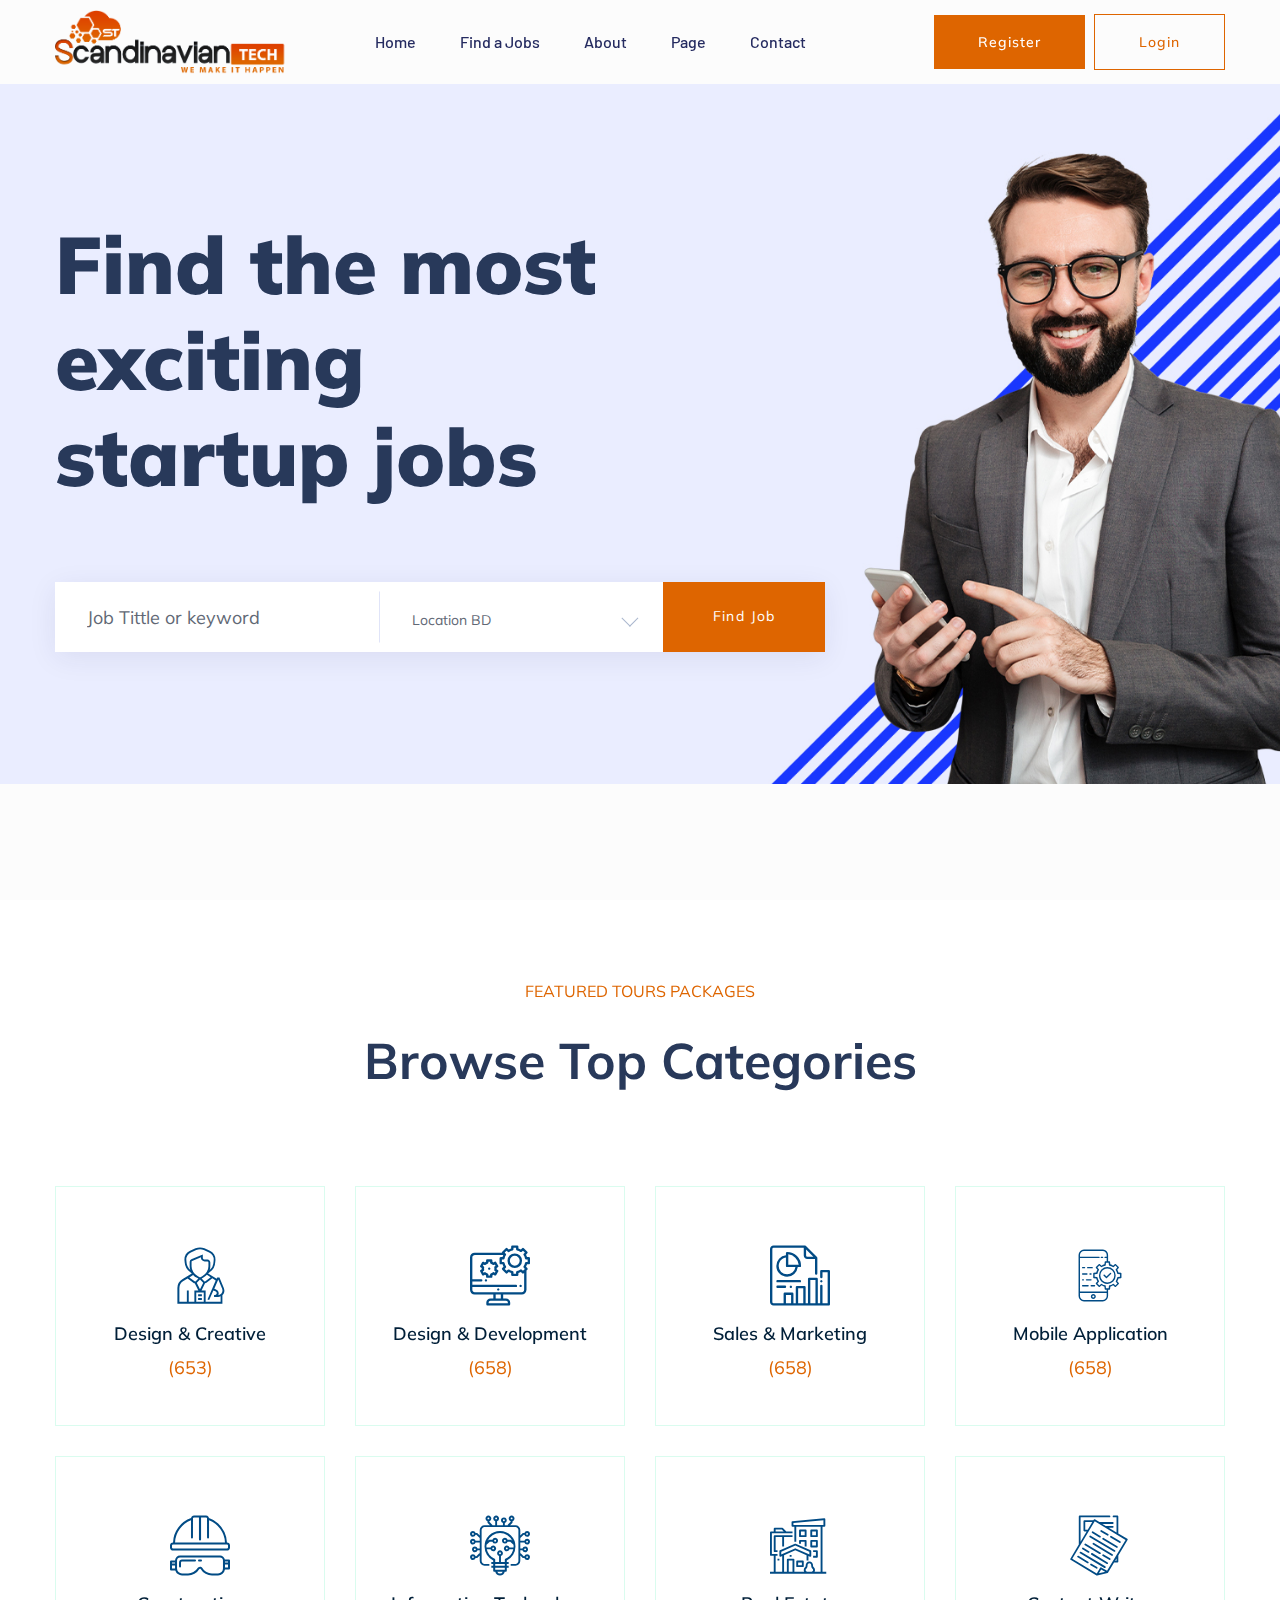
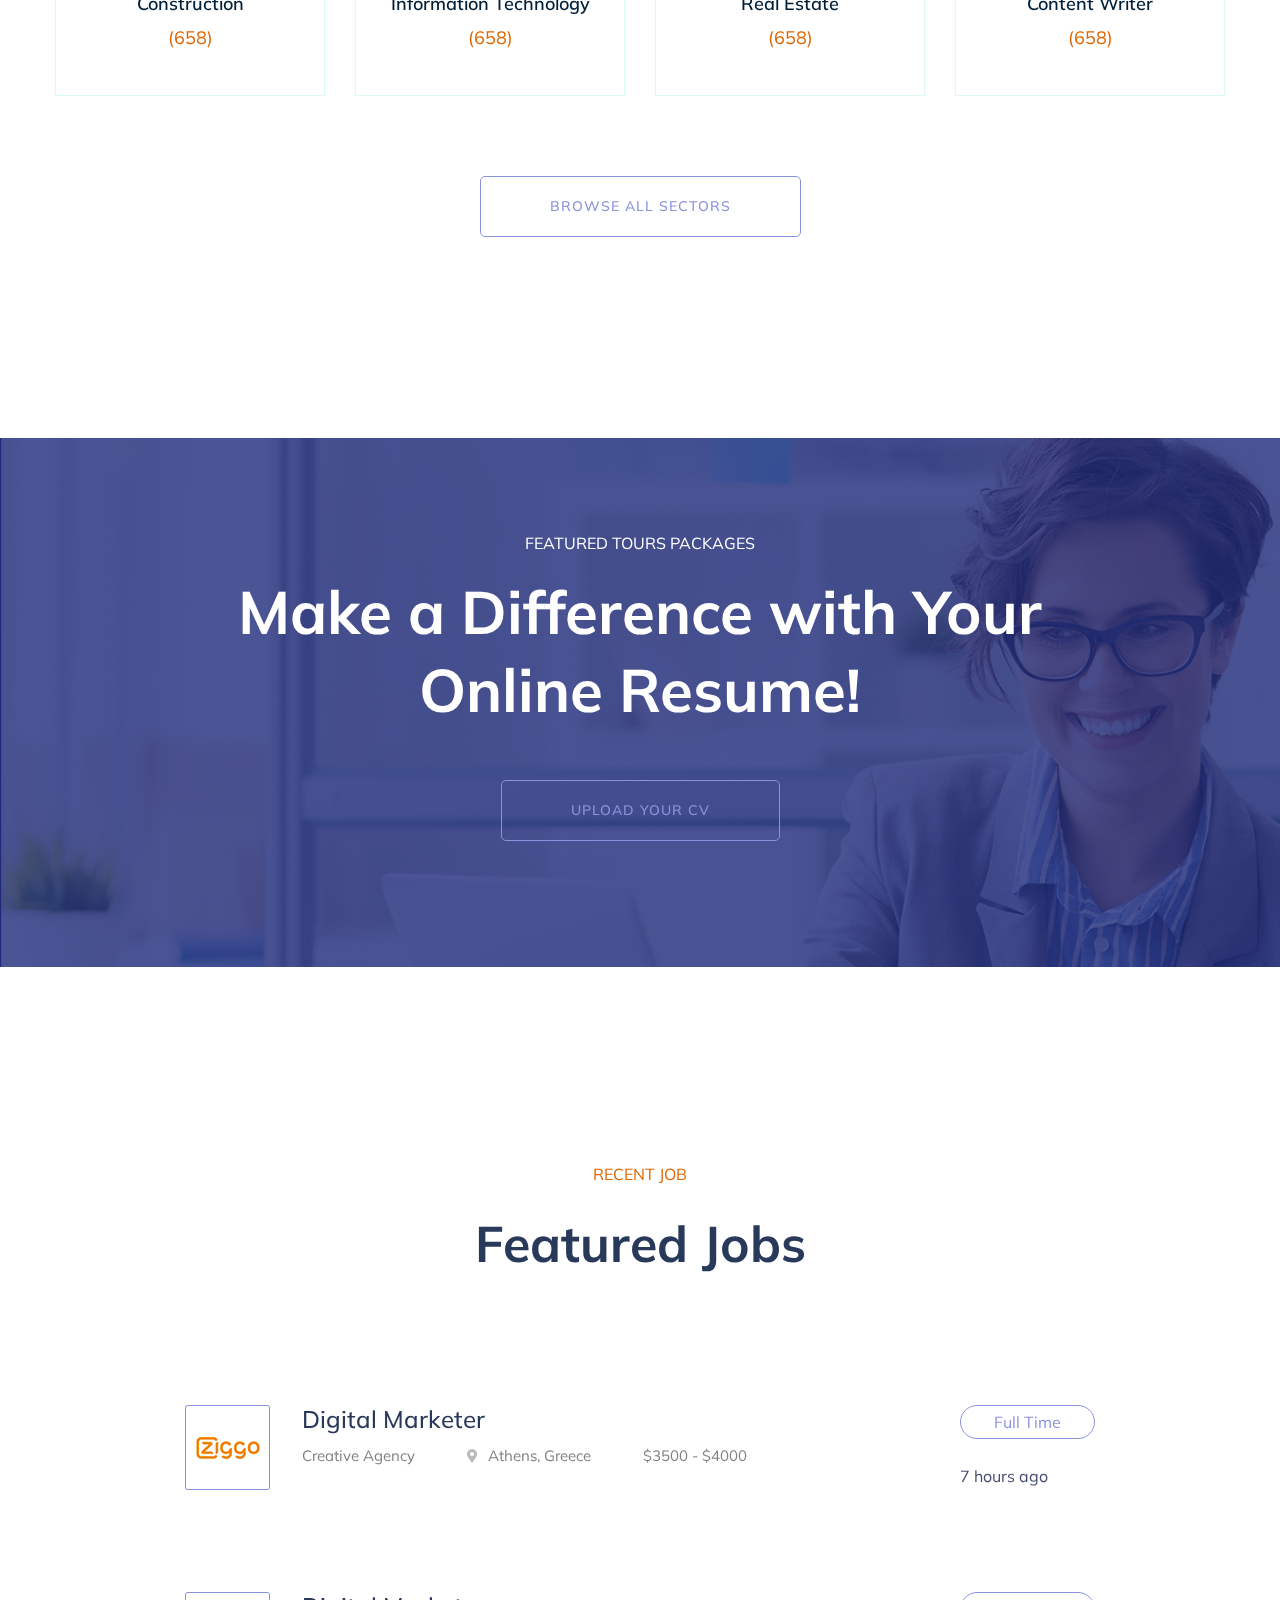
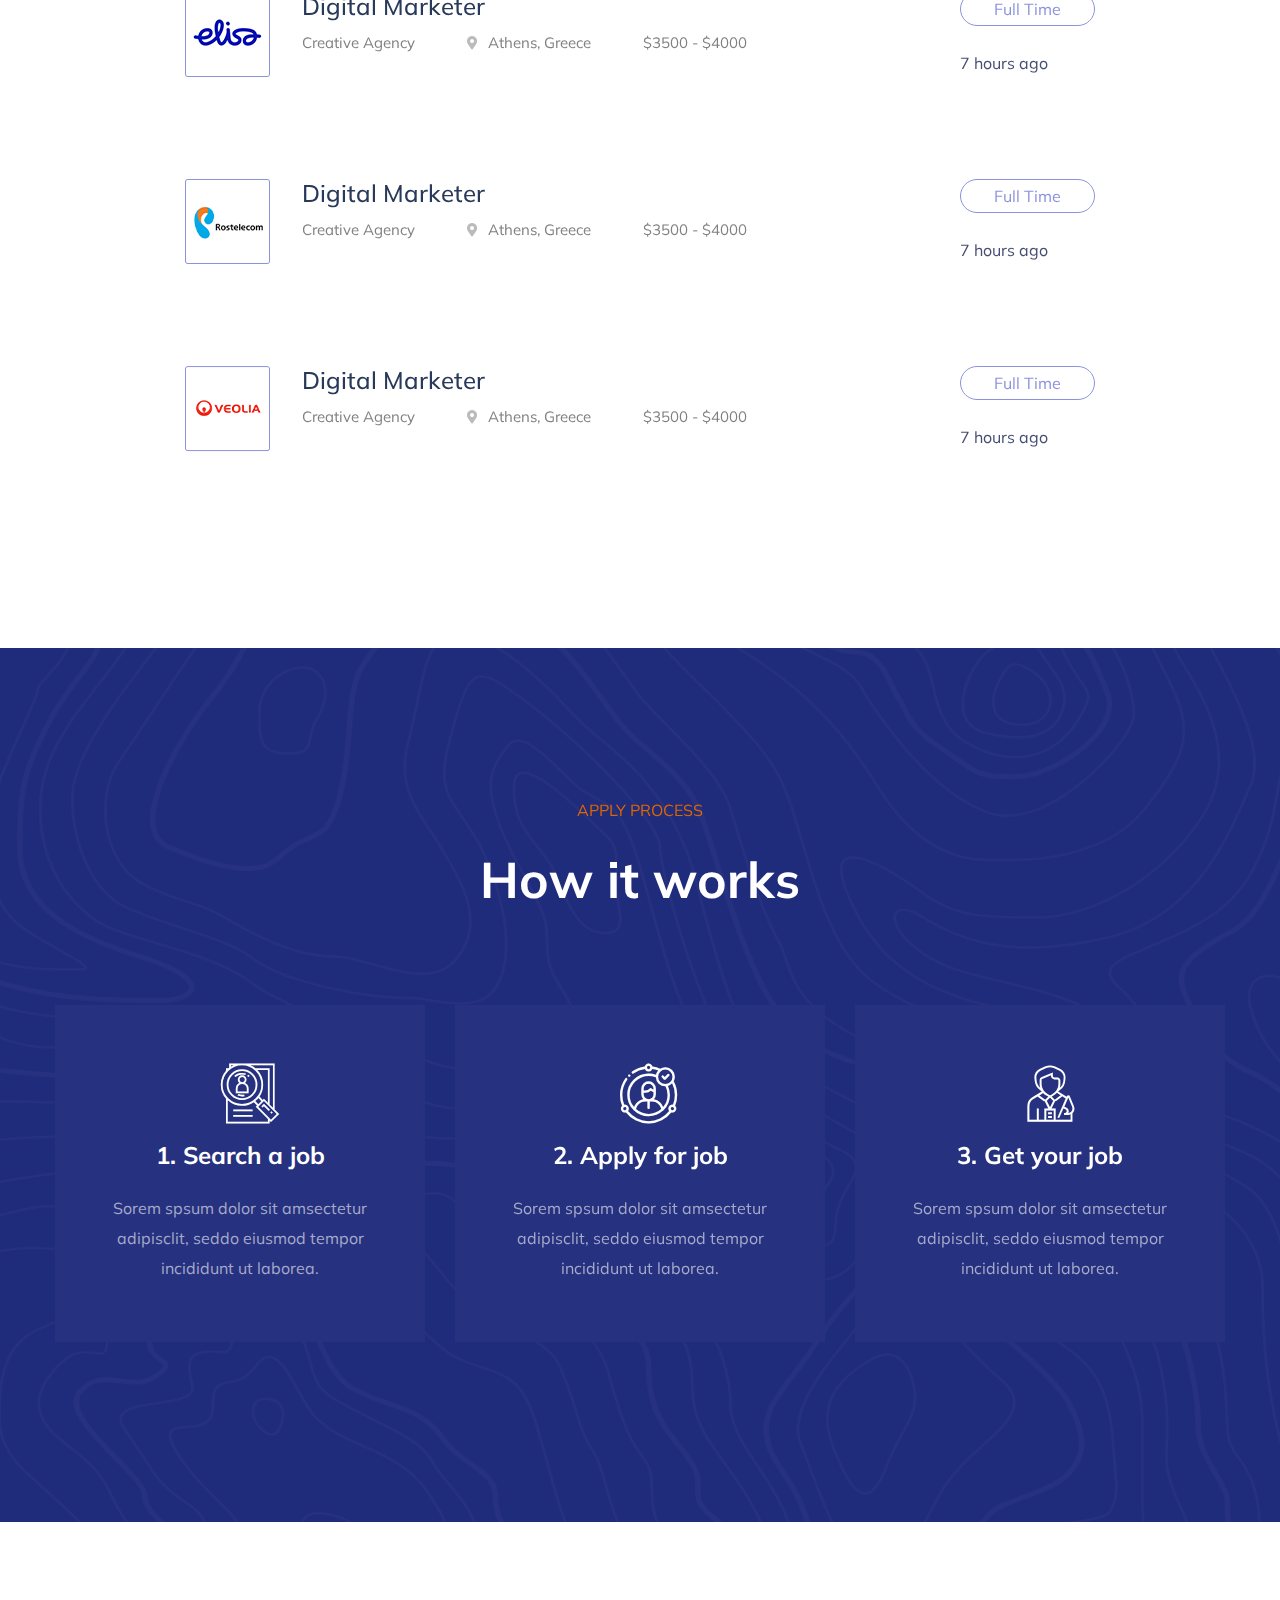
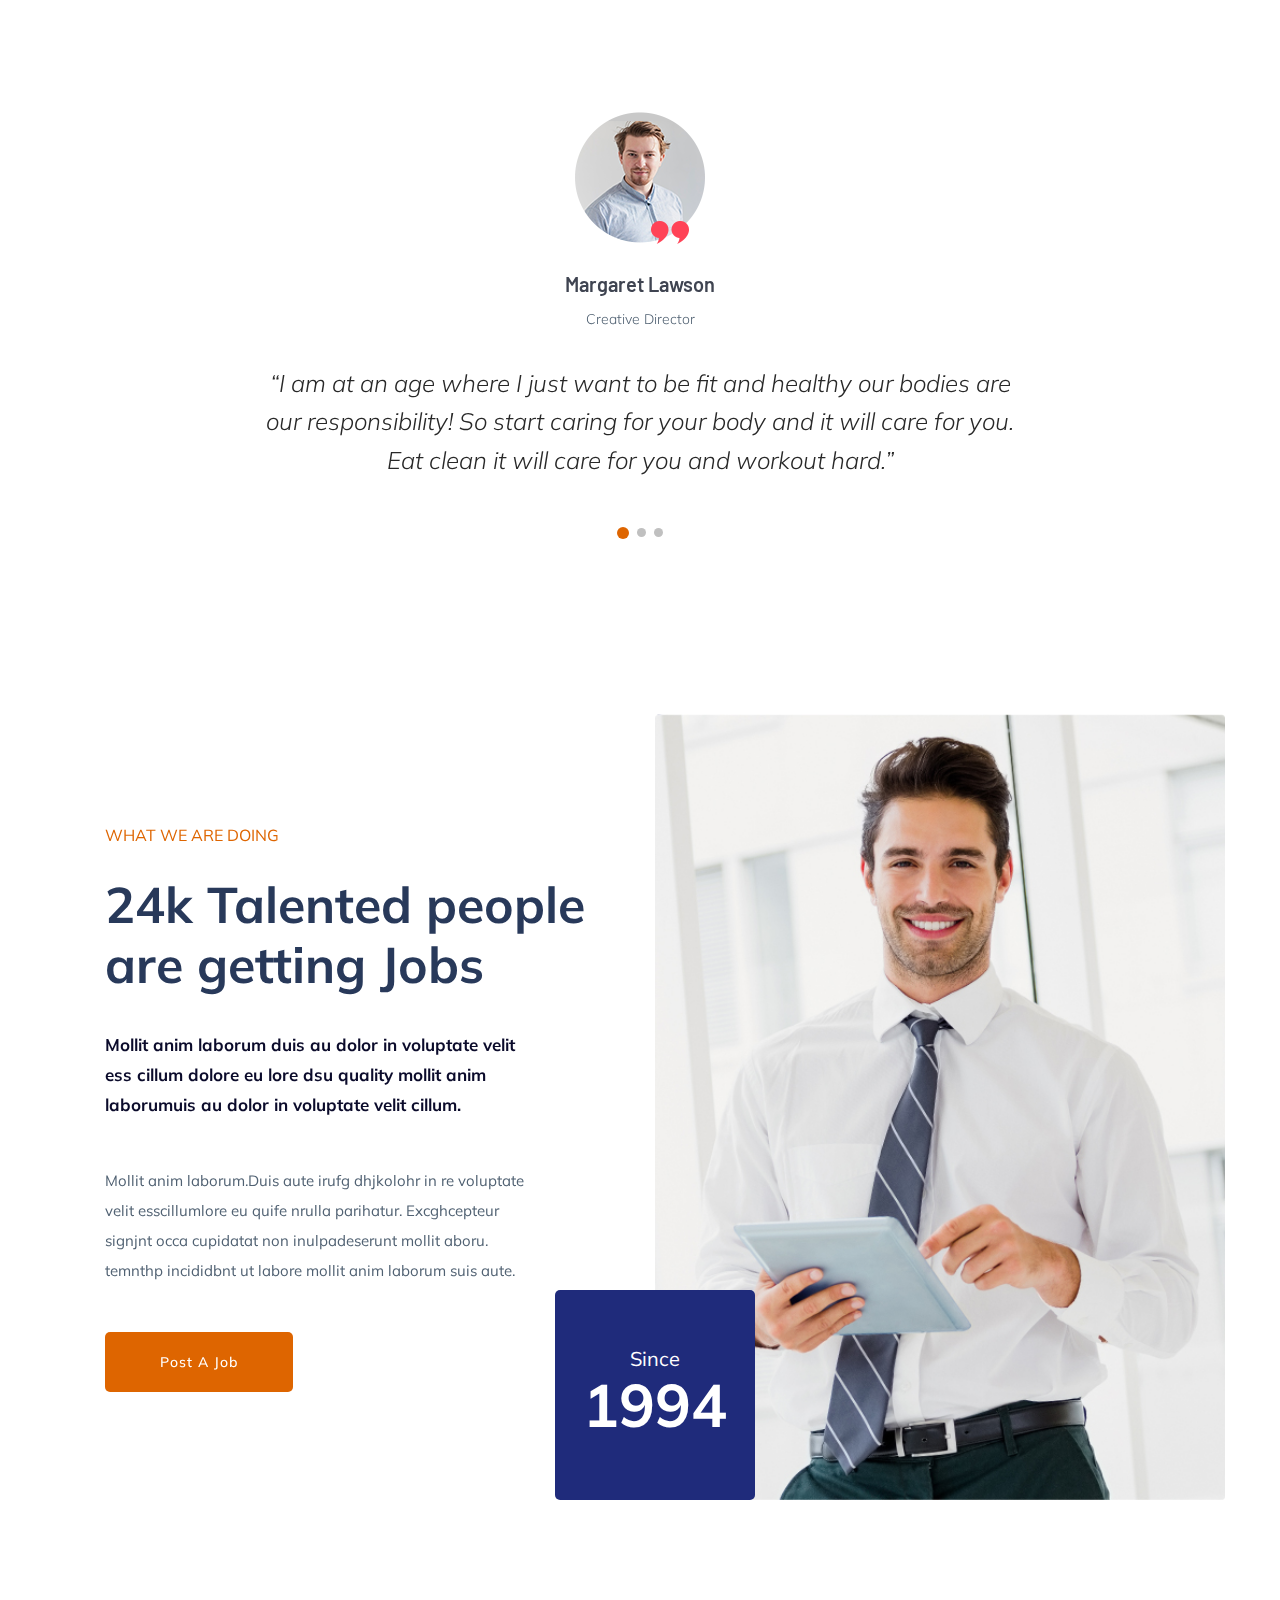
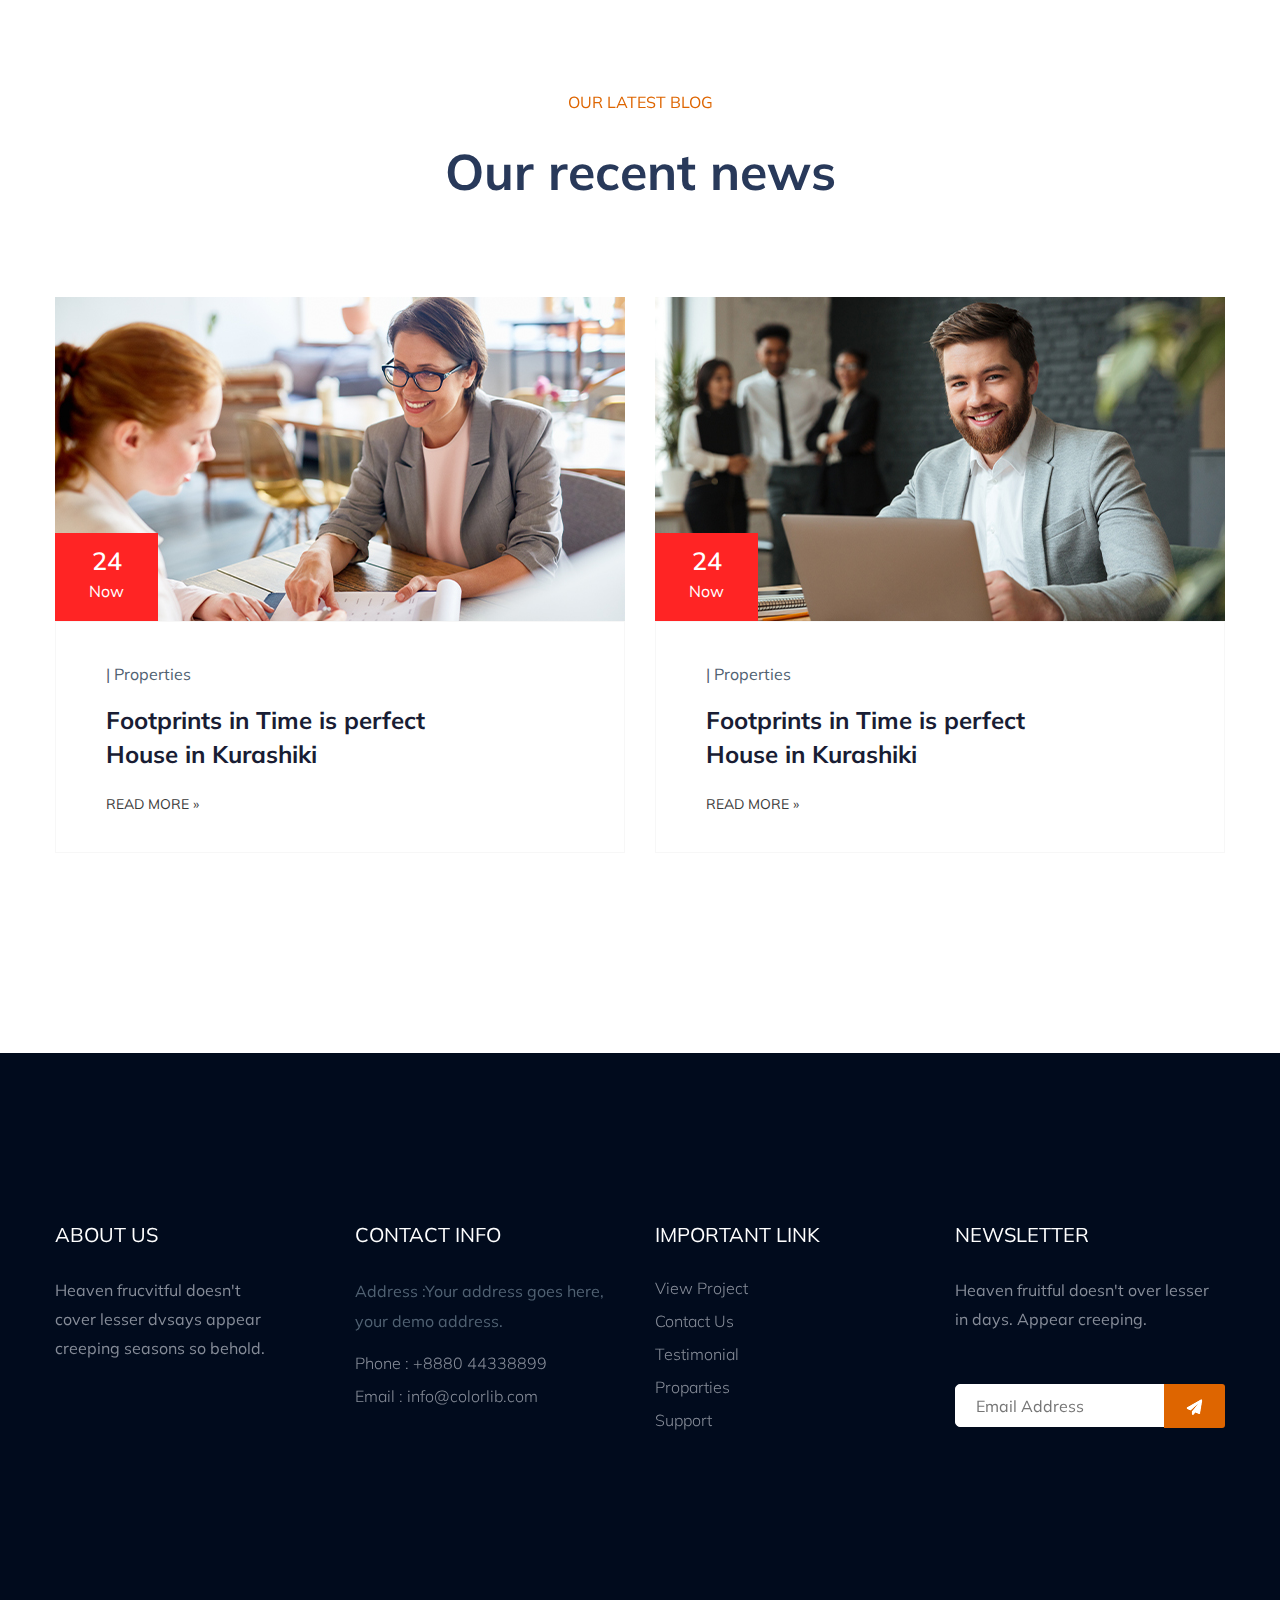
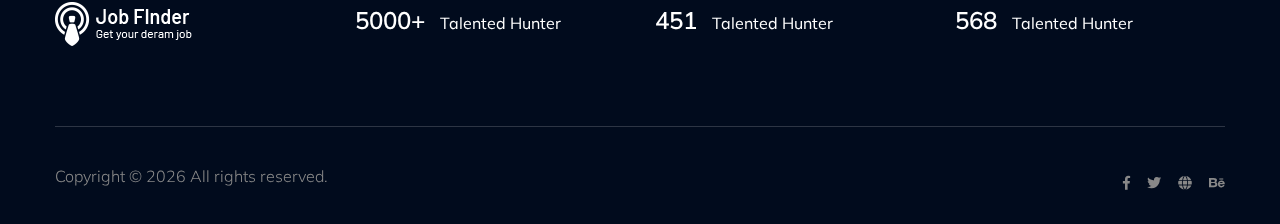
<file: index.html>
<!DOCTYPE html>
<html class="no-js" lang="zxx">
  <head>
    <meta charset="utf-8" />
    <meta http-equiv="x-ua-compatible" content="ie=edge" />
    <title>Scandinavian Tech AB</title>
    <meta name="description" content="" />
    <meta name="viewport" content="width=device-width, initial-scale=1" />
    <link rel="manifest" href="site.webmanifest" />
    <link
      rel="shortcut icon"
      type="image/x-icon"
      href="assets/img/favicon.ico"
    />

    <!-- CSS here -->
    <link rel="stylesheet" href="assets/css/bootstrap.min.css" />
    <link rel="stylesheet" href="assets/css/owl.carousel.min.css" />
    <link rel="stylesheet" href="assets/css/flaticon.css" />
    <link rel="stylesheet" href="assets/css/price_rangs.css" />
    <link rel="stylesheet" href="assets/css/slicknav.css" />
    <link rel="stylesheet" href="assets/css/animate.min.css" />
    <link rel="stylesheet" href="assets/css/magnific-popup.css" />
    <link rel="stylesheet" href="assets/css/fontawesome-all.min.css" />
    <link rel="stylesheet" href="assets/css/themify-icons.css" />
    <link rel="stylesheet" href="assets/css/slick.css" />
    <link rel="stylesheet" href="assets/css/nice-select.css" />
    <link rel="stylesheet" href="assets/css/style.css" />
  </head>

  <body>
    <!-- Preloader Start -->
    <div id="preloader-active">
      <div class="preloader d-flex align-items-center justify-content-center">
        <div class="preloader-inner position-relative">
          <div class="preloader-circle"></div>
          <div class="preloader-img pere-text">
            <img src="assets/img/logo/logo-small.png" alt="" />
          </div>
        </div>
      </div>
    </div>
    <!-- Preloader Start -->
    <header>
      <!-- Header Start -->
      <div class="header-area header-transparrent">
        <div class="headder-top header-sticky">
          <div class="container">
            <div class="row align-items-center">
              <div class="col-lg-3 col-md-2">
                <!-- Logo -->
                <div class="logo">
                  <a href="index.html"
                    ><img
                      style="height: 64px"
                      src="assets/img/logo/logo.png"
                      alt=""
                  /></a>
                </div>
              </div>
              <div class="col-lg-9 col-md-9">
                <div class="menu-wrapper">
                  <!-- Main-menu -->
                  <div class="main-menu">
                    <nav class="d-none d-lg-block">
                      <ul id="navigation">
                        <li><a href="index.html">Home</a></li>
                        <li><a href="job_listing.html">Find a Jobs </a></li>
                        <li><a href="about.html">About</a></li>
                        <li>
                          <a href="#">Page</a>
                          <ul class="submenu">
                            <!-- <li><a href="blog.html">Blog</a></li>
                            <li><a href="single-blog.html">Blog Details</a></li>
                            <li><a href="elements.html">Elements</a></li> -->
                            <li><a href="job_details.html">job Details</a></li>
                          </ul>
                        </li>
                        <li><a href="contact.html">Contact</a></li>
                      </ul>
                    </nav>
                  </div>
                  <!-- Header-btn -->
                  <div class="header-btn d-none f-right d-lg-block">
                    <a href="#" class="btn head-btn1">Register</a>
                    <a href="#" class="btn head-btn2">Login</a>
                  </div>
                </div>
              </div>
              <!-- Mobile Menu -->
              <div class="col-12">
                <div class="mobile_menu d-block d-lg-none"></div>
              </div>
            </div>
          </div>
        </div>
      </div>
      <!-- Header End -->
    </header>
    <main>
      <!-- slider Area Start-->
      <div class="slider-area">
        <!-- Mobile Menu -->
        <div class="slider-active">
          <div
            class="single-slider slider-height d-flex align-items-center"
            data-background="assets/img/hero/h1_hero.jpg"
          >
            <div class="container">
              <div class="row">
                <div class="col-xl-6 col-lg-9 col-md-10">
                  <div class="hero__caption">
                    <h1>Find the most exciting startup jobs</h1>
                  </div>
                </div>
              </div>
              <!-- Search Box -->
              <div class="row">
                <div class="col-xl-8">
                  <!-- form -->
                  <form action="#" class="search-box">
                    <div class="input-form">
                      <input type="text" placeholder="Job Tittle or keyword" />
                    </div>
                    <div class="select-form">
                      <div class="select-itms">
                        <select name="select" id="select1">
                          <option value="">Location BD</option>
                          <option value="">Location PK</option>
                          <option value="">Location US</option>
                          <option value="">Location UK</option>
                        </select>
                      </div>
                    </div>
                    <div class="search-form">
                      <a href="#">Find job</a>
                    </div>
                  </form>
                </div>
              </div>
            </div>
          </div>
        </div>
      </div>
      <!-- slider Area End-->
      <!-- Our Services Start -->
      <div class="our-services section-pad-t30">
        <div class="container">
          <!-- Section Tittle -->
          <div class="row">
            <div class="col-lg-12">
              <div class="section-tittle text-center">
                <span>FEATURED TOURS Packages</span>
                <h2>Browse Top Categories</h2>
              </div>
            </div>
          </div>
          <div class="row d-flex justify-contnet-center">
            <div class="col-xl-3 col-lg-3 col-md-4 col-sm-6">
              <div class="single-services text-center mb-30">
                <div class="services-ion">
                  <span class="flaticon-tour"></span>
                </div>
                <div class="services-cap">
                  <h5><a href="job_listing.html">Design & Creative</a></h5>
                  <span>(653)</span>
                </div>
              </div>
            </div>
            <div class="col-xl-3 col-lg-3 col-md-4 col-sm-6">
              <div class="single-services text-center mb-30">
                <div class="services-ion">
                  <span class="flaticon-cms"></span>
                </div>
                <div class="services-cap">
                  <h5><a href="job_listing.html">Design & Development</a></h5>
                  <span>(658)</span>
                </div>
              </div>
            </div>
            <div class="col-xl-3 col-lg-3 col-md-4 col-sm-6">
              <div class="single-services text-center mb-30">
                <div class="services-ion">
                  <span class="flaticon-report"></span>
                </div>
                <div class="services-cap">
                  <h5><a href="job_listing.html">Sales & Marketing</a></h5>
                  <span>(658)</span>
                </div>
              </div>
            </div>
            <div class="col-xl-3 col-lg-3 col-md-4 col-sm-6">
              <div class="single-services text-center mb-30">
                <div class="services-ion">
                  <span class="flaticon-app"></span>
                </div>
                <div class="services-cap">
                  <h5><a href="job_listing.html">Mobile Application</a></h5>
                  <span>(658)</span>
                </div>
              </div>
            </div>
            <div class="col-xl-3 col-lg-3 col-md-4 col-sm-6">
              <div class="single-services text-center mb-30">
                <div class="services-ion">
                  <span class="flaticon-helmet"></span>
                </div>
                <div class="services-cap">
                  <h5><a href="job_listing.html">Construction</a></h5>
                  <span>(658)</span>
                </div>
              </div>
            </div>
            <div class="col-xl-3 col-lg-3 col-md-4 col-sm-6">
              <div class="single-services text-center mb-30">
                <div class="services-ion">
                  <span class="flaticon-high-tech"></span>
                </div>
                <div class="services-cap">
                  <h5><a href="job_listing.html">Information Technology</a></h5>
                  <span>(658)</span>
                </div>
              </div>
            </div>
            <div class="col-xl-3 col-lg-3 col-md-4 col-sm-6">
              <div class="single-services text-center mb-30">
                <div class="services-ion">
                  <span class="flaticon-real-estate"></span>
                </div>
                <div class="services-cap">
                  <h5><a href="job_listing.html">Real Estate</a></h5>
                  <span>(658)</span>
                </div>
              </div>
            </div>
            <div class="col-xl-3 col-lg-3 col-md-4 col-sm-6">
              <div class="single-services text-center mb-30">
                <div class="services-ion">
                  <span class="flaticon-content"></span>
                </div>
                <div class="services-cap">
                  <h5><a href="job_listing.html">Content Writer</a></h5>
                  <span>(658)</span>
                </div>
              </div>
            </div>
          </div>
          <!-- More Btn -->
          <!-- Section Button -->
          <div class="row">
            <div class="col-lg-12">
              <div class="browse-btn2 text-center mt-50">
                <a href="job_listing.html" class="border-btn2"
                  >Browse All Sectors</a
                >
              </div>
            </div>
          </div>
        </div>
      </div>
      <!-- Our Services End -->
      <!-- Online CV Area Start -->
      <div
        class="online-cv cv-bg section-overly pt-90 pb-120"
        data-background="assets/img/gallery/cv_bg.jpg"
      >
        <div class="container">
          <div class="row justify-content-center">
            <div class="col-xl-10">
              <div class="cv-caption text-center">
                <p class="pera1">FEATURED TOURS Packages</p>
                <p class="pera2">Make a Difference with Your Online Resume!</p>
                <a href="#" class="border-btn2 border-btn4">Upload your cv</a>
              </div>
            </div>
          </div>
        </div>
      </div>
      <!-- Online CV Area End-->
      <!-- Featured_job_start -->
      <section class="featured-job-area feature-padding">
        <div class="container">
          <!-- Section Tittle -->
          <div class="row">
            <div class="col-lg-12">
              <div class="section-tittle text-center">
                <span>Recent Job</span>
                <h2>Featured Jobs</h2>
              </div>
            </div>
          </div>
          <div class="row justify-content-center">
            <div class="col-xl-10">
              <!-- single-job-content -->
              <div class="single-job-items mb-30">
                <div class="job-items">
                  <div class="company-img">
                    <a href="job_details.html"
                      ><img src="assets/img/icon/job-list1.png" alt=""
                    /></a>
                  </div>
                  <div class="job-tittle">
                    <a href="job_details.html"><h4>Digital Marketer</h4></a>
                    <ul>
                      <li>Creative Agency</li>
                      <li>
                        <i class="fas fa-map-marker-alt"></i>Athens, Greece
                      </li>
                      <li>$3500 - $4000</li>
                    </ul>
                  </div>
                </div>
                <div class="items-link f-right">
                  <a href="job_details.html">Full Time</a>
                  <span>7 hours ago</span>
                </div>
              </div>
              <!-- single-job-content -->
              <div class="single-job-items mb-30">
                <div class="job-items">
                  <div class="company-img">
                    <a href="job_details.html"
                      ><img src="assets/img/icon/job-list2.png" alt=""
                    /></a>
                  </div>
                  <div class="job-tittle">
                    <a href="job_details.html"><h4>Digital Marketer</h4></a>
                    <ul>
                      <li>Creative Agency</li>
                      <li>
                        <i class="fas fa-map-marker-alt"></i>Athens, Greece
                      </li>
                      <li>$3500 - $4000</li>
                    </ul>
                  </div>
                </div>
                <div class="items-link f-right">
                  <a href="job_details.html">Full Time</a>
                  <span>7 hours ago</span>
                </div>
              </div>
              <!-- single-job-content -->
              <div class="single-job-items mb-30">
                <div class="job-items">
                  <div class="company-img">
                    <a href="job_details.html"
                      ><img src="assets/img/icon/job-list3.png" alt=""
                    /></a>
                  </div>
                  <div class="job-tittle">
                    <a href="job_details.html"><h4>Digital Marketer</h4></a>
                    <ul>
                      <li>Creative Agency</li>
                      <li>
                        <i class="fas fa-map-marker-alt"></i>Athens, Greece
                      </li>
                      <li>$3500 - $4000</li>
                    </ul>
                  </div>
                </div>
                <div class="items-link f-right">
                  <a href="job_details.html">Full Time</a>
                  <span>7 hours ago</span>
                </div>
              </div>
              <!-- single-job-content -->
              <div class="single-job-items mb-30">
                <div class="job-items">
                  <div class="company-img">
                    <a href="job_details.html"
                      ><img src="assets/img/icon/job-list4.png" alt=""
                    /></a>
                  </div>
                  <div class="job-tittle">
                    <a href="job_details.html"><h4>Digital Marketer</h4></a>
                    <ul>
                      <li>Creative Agency</li>
                      <li>
                        <i class="fas fa-map-marker-alt"></i>Athens, Greece
                      </li>
                      <li>$3500 - $4000</li>
                    </ul>
                  </div>
                </div>
                <div class="items-link f-right">
                  <a href="job_details.html">Full Time</a>
                  <span>7 hours ago</span>
                </div>
              </div>
            </div>
          </div>
        </div>
      </section>
      <!-- Featured_job_end -->
      <!-- How  Apply Process Start-->
      <div
        class="apply-process-area apply-bg pt-150 pb-150"
        data-background="assets/img/gallery/how-applybg.png"
      >
        <div class="container">
          <!-- Section Tittle -->
          <div class="row">
            <div class="col-lg-12">
              <div class="section-tittle white-text text-center">
                <span>Apply process</span>
                <h2>How it works</h2>
              </div>
            </div>
          </div>
          <!-- Apply Process Caption -->
          <div class="row">
            <div class="col-lg-4 col-md-6">
              <div class="single-process text-center mb-30">
                <div class="process-ion">
                  <span class="flaticon-search"></span>
                </div>
                <div class="process-cap">
                  <h5>1. Search a job</h5>
                  <p>
                    Sorem spsum dolor sit amsectetur adipisclit, seddo eiusmod
                    tempor incididunt ut laborea.
                  </p>
                </div>
              </div>
            </div>
            <div class="col-lg-4 col-md-6">
              <div class="single-process text-center mb-30">
                <div class="process-ion">
                  <span class="flaticon-curriculum-vitae"></span>
                </div>
                <div class="process-cap">
                  <h5>2. Apply for job</h5>
                  <p>
                    Sorem spsum dolor sit amsectetur adipisclit, seddo eiusmod
                    tempor incididunt ut laborea.
                  </p>
                </div>
              </div>
            </div>
            <div class="col-lg-4 col-md-6">
              <div class="single-process text-center mb-30">
                <div class="process-ion">
                  <span class="flaticon-tour"></span>
                </div>
                <div class="process-cap">
                  <h5>3. Get your job</h5>
                  <p>
                    Sorem spsum dolor sit amsectetur adipisclit, seddo eiusmod
                    tempor incididunt ut laborea.
                  </p>
                </div>
              </div>
            </div>
          </div>
        </div>
      </div>
      <!-- How  Apply Process End-->
      <!-- Testimonial Start -->
      <div class="testimonial-area testimonial-padding">
        <div class="container">
          <!-- Testimonial contents -->
          <div class="row d-flex justify-content-center">
            <div class="col-xl-8 col-lg-8 col-md-10">
              <div class="h1-testimonial-active dot-style">
                <!-- Single Testimonial -->
                <div class="single-testimonial text-center">
                  <!-- Testimonial Content -->
                  <div class="testimonial-caption">
                    <!-- founder -->
                    <div class="testimonial-founder">
                      <div class="founder-img mb-30">
                        <img
                          src="assets/img/testmonial/testimonial-founder.png"
                          alt=""
                        />
                        <span>Margaret Lawson</span>
                        <p>Creative Director</p>
                      </div>
                    </div>
                    <div class="testimonial-top-cap">
                      <p>
                        “I am at an age where I just want to be fit and healthy
                        our bodies are our responsibility! So start caring for
                        your body and it will care for you. Eat clean it will
                        care for you and workout hard.”
                      </p>
                    </div>
                  </div>
                </div>
                <!-- Single Testimonial -->
                <div class="single-testimonial text-center">
                  <!-- Testimonial Content -->
                  <div class="testimonial-caption">
                    <!-- founder -->
                    <div class="testimonial-founder">
                      <div class="founder-img mb-30">
                        <img
                          src="assets/img/testmonial/testimonial-founder.png"
                          alt=""
                        />
                        <span>Margaret Lawson</span>
                        <p>Creative Director</p>
                      </div>
                    </div>
                    <div class="testimonial-top-cap">
                      <p>
                        “I am at an age where I just want to be fit and healthy
                        our bodies are our responsibility! So start caring for
                        your body and it will care for you. Eat clean it will
                        care for you and workout hard.”
                      </p>
                    </div>
                  </div>
                </div>
                <!-- Single Testimonial -->
                <div class="single-testimonial text-center">
                  <!-- Testimonial Content -->
                  <div class="testimonial-caption">
                    <!-- founder -->
                    <div class="testimonial-founder">
                      <div class="founder-img mb-30">
                        <img
                          src="assets/img/testmonial/testimonial-founder.png"
                          alt=""
                        />
                        <span>Margaret Lawson</span>
                        <p>Creative Director</p>
                      </div>
                    </div>
                    <div class="testimonial-top-cap">
                      <p>
                        “I am at an age where I just want to be fit and healthy
                        our bodies are our responsibility! So start caring for
                        your body and it will care for you. Eat clean it will
                        care for you and workout hard.”
                      </p>
                    </div>
                  </div>
                </div>
              </div>
            </div>
          </div>
        </div>
      </div>
      <!-- Testimonial End -->
      <!-- Support Company Start-->
      <div class="support-company-area support-padding fix">
        <div class="container">
          <div class="row align-items-center">
            <div class="col-xl-6 col-lg-6">
              <div class="right-caption">
                <!-- Section Tittle -->
                <div class="section-tittle section-tittle2">
                  <span>What we are doing</span>
                  <h2>24k Talented people are getting Jobs</h2>
                </div>
                <div class="support-caption">
                  <p class="pera-top">
                    Mollit anim laborum duis au dolor in voluptate velit ess
                    cillum dolore eu lore dsu quality mollit anim laborumuis au
                    dolor in voluptate velit cillum.
                  </p>
                  <p>
                    Mollit anim laborum.Duis aute irufg dhjkolohr in re
                    voluptate velit esscillumlore eu quife nrulla parihatur.
                    Excghcepteur signjnt occa cupidatat non inulpadeserunt
                    mollit aboru. temnthp incididbnt ut labore mollit anim
                    laborum suis aute.
                  </p>
                  <a href="about.html" class="btn post-btn">Post a job</a>
                </div>
              </div>
            </div>
            <div class="col-xl-6 col-lg-6">
              <div class="support-location-img">
                <img src="assets/img/service/support-img.jpg" alt="" />
                <div class="support-img-cap text-center">
                  <p>Since</p>
                  <span>1994</span>
                </div>
              </div>
            </div>
          </div>
        </div>
      </div>
      <!-- Support Company End-->
      <!-- Blog Area Start -->
      <div class="home-blog-area blog-h-padding">
        <div class="container">
          <!-- Section Tittle -->
          <div class="row">
            <div class="col-lg-12">
              <div class="section-tittle text-center">
                <span>Our latest blog</span>
                <h2>Our recent news</h2>
              </div>
            </div>
          </div>
          <div class="row">
            <div class="col-xl-6 col-lg-6 col-md-6">
              <div class="home-blog-single mb-30">
                <div class="blog-img-cap">
                  <div class="blog-img">
                    <img src="assets/img/blog/home-blog1.jpg" alt="" />
                    <!-- Blog date -->
                    <div class="blog-date text-center">
                      <span>24</span>
                      <p>Now</p>
                    </div>
                  </div>
                  <div class="blog-cap">
                    <p>| Properties</p>
                    <h3>
                      <a href="single-blog.html"
                        >Footprints in Time is perfect House in Kurashiki</a
                      >
                    </h3>
                    <a href="#" class="more-btn">Read more »</a>
                  </div>
                </div>
              </div>
            </div>
            <div class="col-xl-6 col-lg-6 col-md-6">
              <div class="home-blog-single mb-30">
                <div class="blog-img-cap">
                  <div class="blog-img">
                    <img src="assets/img/blog/home-blog2.jpg" alt="" />
                    <!-- Blog date -->
                    <div class="blog-date text-center">
                      <span>24</span>
                      <p>Now</p>
                    </div>
                  </div>
                  <div class="blog-cap">
                    <p>| Properties</p>
                    <h3>
                      <a href="single-blog.html"
                        >Footprints in Time is perfect House in Kurashiki</a
                      >
                    </h3>
                    <a href="#" class="more-btn">Read more »</a>
                  </div>
                </div>
              </div>
            </div>
          </div>
        </div>
      </div>
      <!-- Blog Area End -->
    </main>
    <footer>
      <!-- Footer Start-->
      <div class="footer-area footer-bg footer-padding">
        <div class="container">
          <div class="row d-flex justify-content-between">
            <div class="col-xl-3 col-lg-3 col-md-4 col-sm-6">
              <div class="single-footer-caption mb-50">
                <div class="single-footer-caption mb-30">
                  <div class="footer-tittle">
                    <h4>About Us</h4>
                    <div class="footer-pera">
                      <p>
                        Heaven frucvitful doesn't cover lesser dvsays appear
                        creeping seasons so behold.
                      </p>
                    </div>
                  </div>
                </div>
              </div>
            </div>
            <div class="col-xl-3 col-lg-3 col-md-4 col-sm-5">
              <div class="single-footer-caption mb-50">
                <div class="footer-tittle">
                  <h4>Contact Info</h4>
                  <ul>
                    <li>
                      <p>Address :Your address goes here, your demo address.</p>
                    </li>
                    <li><a href="#">Phone : +8880 44338899</a></li>
                    <li><a href="#">Email : info@colorlib.com</a></li>
                  </ul>
                </div>
              </div>
            </div>
            <div class="col-xl-3 col-lg-3 col-md-4 col-sm-5">
              <div class="single-footer-caption mb-50">
                <div class="footer-tittle">
                  <h4>Important Link</h4>
                  <ul>
                    <li><a href="#"> View Project</a></li>
                    <li><a href="#">Contact Us</a></li>
                    <li><a href="#">Testimonial</a></li>
                    <li><a href="#">Proparties</a></li>
                    <li><a href="#">Support</a></li>
                  </ul>
                </div>
              </div>
            </div>
            <div class="col-xl-3 col-lg-3 col-md-4 col-sm-5">
              <div class="single-footer-caption mb-50">
                <div class="footer-tittle">
                  <h4>Newsletter</h4>
                  <div class="footer-pera footer-pera2">
                    <p>
                      Heaven fruitful doesn't over lesser in days. Appear
                      creeping.
                    </p>
                  </div>
                  <!-- Form -->
                  <div class="footer-form">
                    <div id="mc_embed_signup">
                      <form
                        target="_blank"
                        action="https://spondonit.us12.list-manage.com/subscribe/post?u=1462626880ade1ac87bd9c93a&amp;id=92a4423d01"
                        method="get"
                        class="subscribe_form relative mail_part"
                      >
                        <input
                          type="email"
                          name="email"
                          id="newsletter-form-email"
                          placeholder="Email Address"
                          class="placeholder hide-on-focus"
                          onfocus="this.placeholder = ''"
                          onblur="this.placeholder = ' Email Address '"
                        />
                        <div class="form-icon">
                          <button
                            type="submit"
                            name="submit"
                            id="newsletter-submit"
                            class="email_icon newsletter-submit button-contactForm"
                          >
                            <img src="assets/img/icon/form.png" alt="" />
                          </button>
                        </div>
                        <div class="mt-10 info"></div>
                      </form>
                    </div>
                  </div>
                </div>
              </div>
            </div>
          </div>
          <!--  -->
          <div class="row footer-wejed justify-content-between">
            <div class="col-xl-3 col-lg-3 col-md-4 col-sm-6">
              <!-- logo -->
              <div class="footer-logo mb-20">
                <a href="index.html"
                  ><img src="assets/img/logo/logo2_footer.png" alt=""
                /></a>
              </div>
            </div>
            <div class="col-xl-3 col-lg-3 col-md-4 col-sm-5">
              <div class="footer-tittle-bottom">
                <span>5000+</span>
                <p>Talented Hunter</p>
              </div>
            </div>
            <div class="col-xl-3 col-lg-3 col-md-4 col-sm-5">
              <div class="footer-tittle-bottom">
                <span>451</span>
                <p>Talented Hunter</p>
              </div>
            </div>
            <div class="col-xl-3 col-lg-3 col-md-4 col-sm-5">
              <!-- Footer Bottom Tittle -->
              <div class="footer-tittle-bottom">
                <span>568</span>
                <p>Talented Hunter</p>
              </div>
            </div>
          </div>
        </div>
      </div>
      <!-- footer-bottom area -->
      <div class="footer-bottom-area footer-bg">
        <div class="container">
          <div class="footer-border">
            <div class="row d-flex justify-content-between align-items-center">
              <div class="col-xl-10 col-lg-10">
                <div class="footer-copy-right">
                  <p>
                    <!-- Link back to Colorlib can't be removed. Template is licensed under CC BY 3.0. -->
                    Copyright &copy;
                    <script>
                      document.write(new Date().getFullYear());
                    </script>
                    All rights reserved.
                  </p>
                </div>
              </div>
              <div class="col-xl-2 col-lg-2">
                <div class="footer-social f-right">
                  <a href="#"><i class="fab fa-facebook-f"></i></a>
                  <a href="#"><i class="fab fa-twitter"></i></a>
                  <a href="#"><i class="fas fa-globe"></i></a>
                  <a href="#"><i class="fab fa-behance"></i></a>
                </div>
              </div>
            </div>
          </div>
        </div>
      </div>
      <!-- Footer End-->
    </footer>

    <!-- JS here -->

    <!-- All JS Custom Plugins Link Here here -->
    <script src="./assets/js/vendor/modernizr-3.5.0.min.js"></script>
    <!-- Jquery, Popper, Bootstrap -->
    <script src="./assets/js/vendor/jquery-1.12.4.min.js"></script>
    <script src="./assets/js/popper.min.js"></script>
    <script src="./assets/js/bootstrap.min.js"></script>
    <!-- Jquery Mobile Menu -->
    <script src="./assets/js/jquery.slicknav.min.js"></script>

    <!-- Jquery Slick , Owl-Carousel Plugins -->
    <script src="./assets/js/owl.carousel.min.js"></script>
    <script src="./assets/js/slick.min.js"></script>
    <script src="./assets/js/price_rangs.js"></script>

    <!-- One Page, Animated-HeadLin -->
    <script src="./assets/js/wow.min.js"></script>
    <script src="./assets/js/animated.headline.js"></script>
    <script src="./assets/js/jquery.magnific-popup.js"></script>

    <!-- Scrollup, nice-select, sticky -->
    <script src="./assets/js/jquery.scrollUp.min.js"></script>
    <script src="./assets/js/jquery.nice-select.min.js"></script>
    <script src="./assets/js/jquery.sticky.js"></script>

    <!-- contact js -->
    <script src="./assets/js/contact.js"></script>
    <script src="./assets/js/jquery.form.js"></script>
    <script src="./assets/js/jquery.validate.min.js"></script>
    <script src="./assets/js/mail-script.js"></script>
    <script src="./assets/js/jquery.ajaxchimp.min.js"></script>

    <!-- Jquery Plugins, main Jquery -->
    <script src="./assets/js/plugins.js"></script>
    <script src="./assets/js/main.js"></script>
  </body>
</html>
</file>
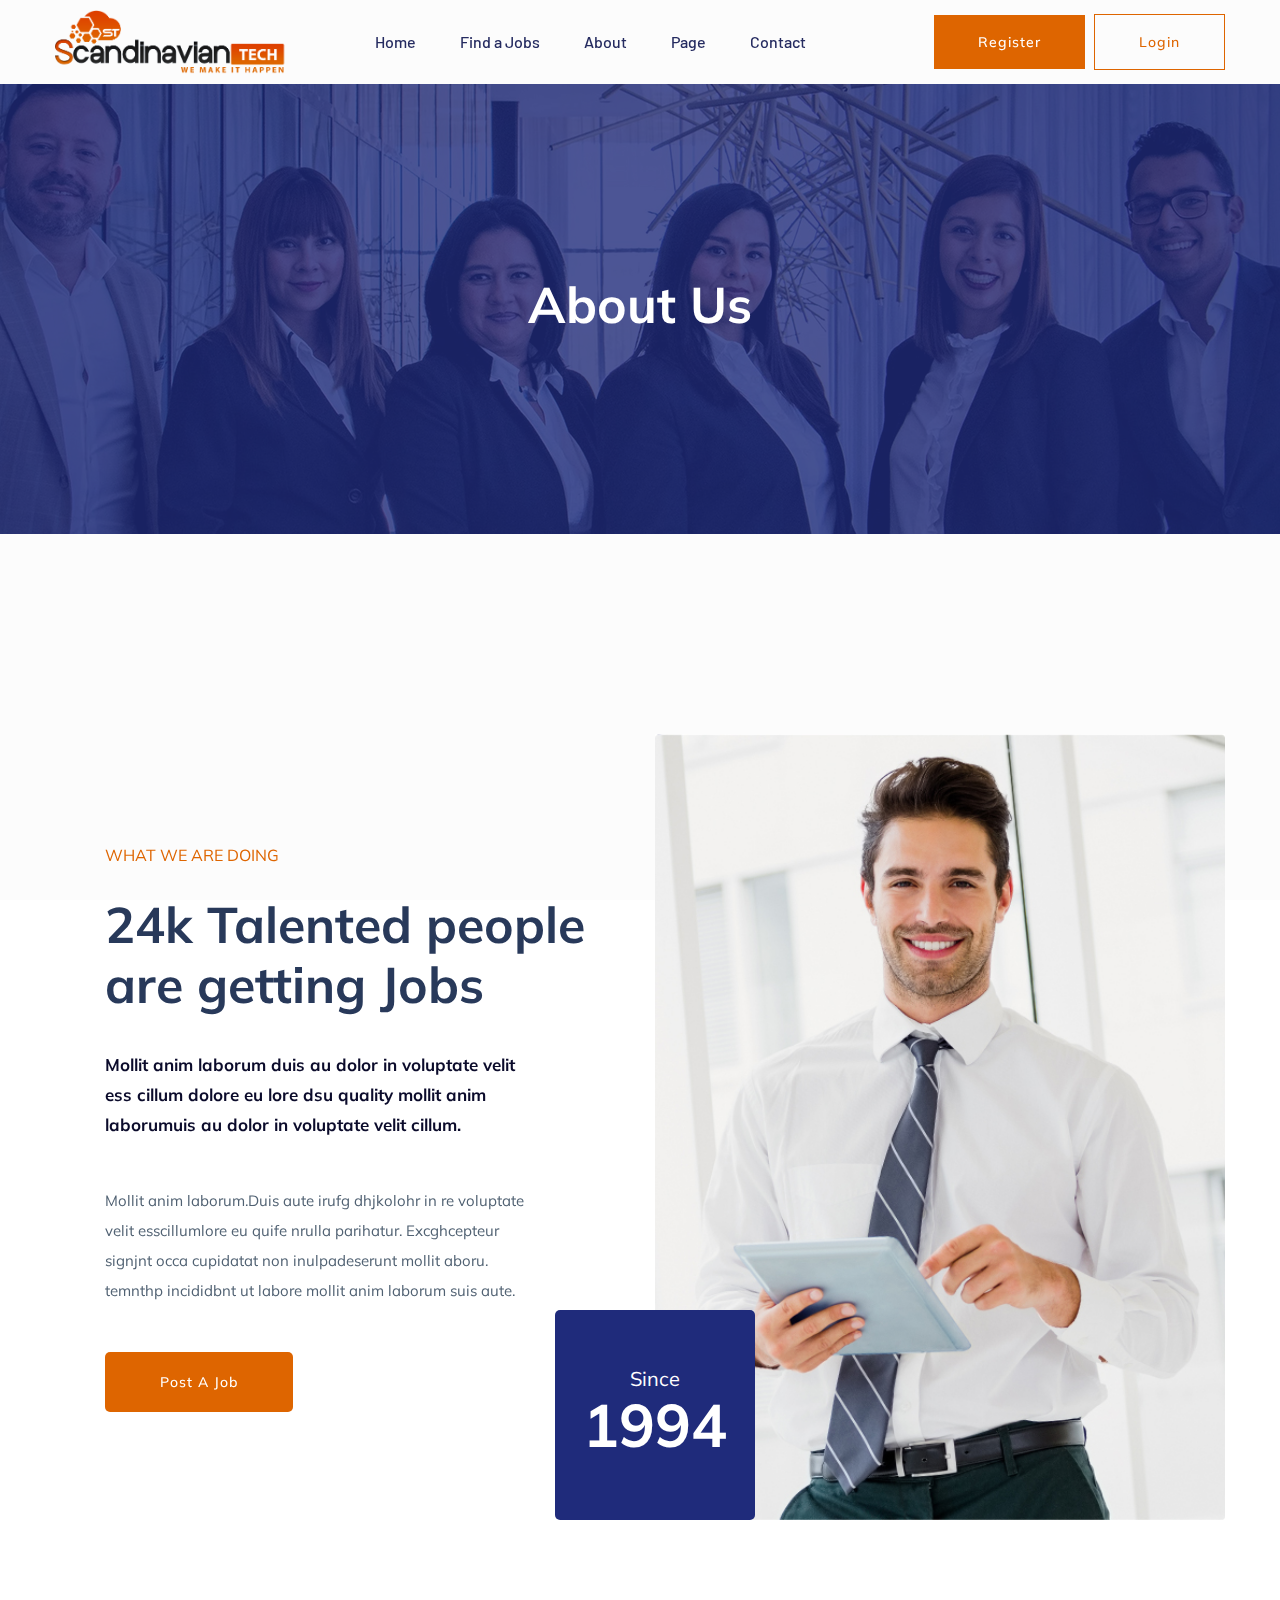
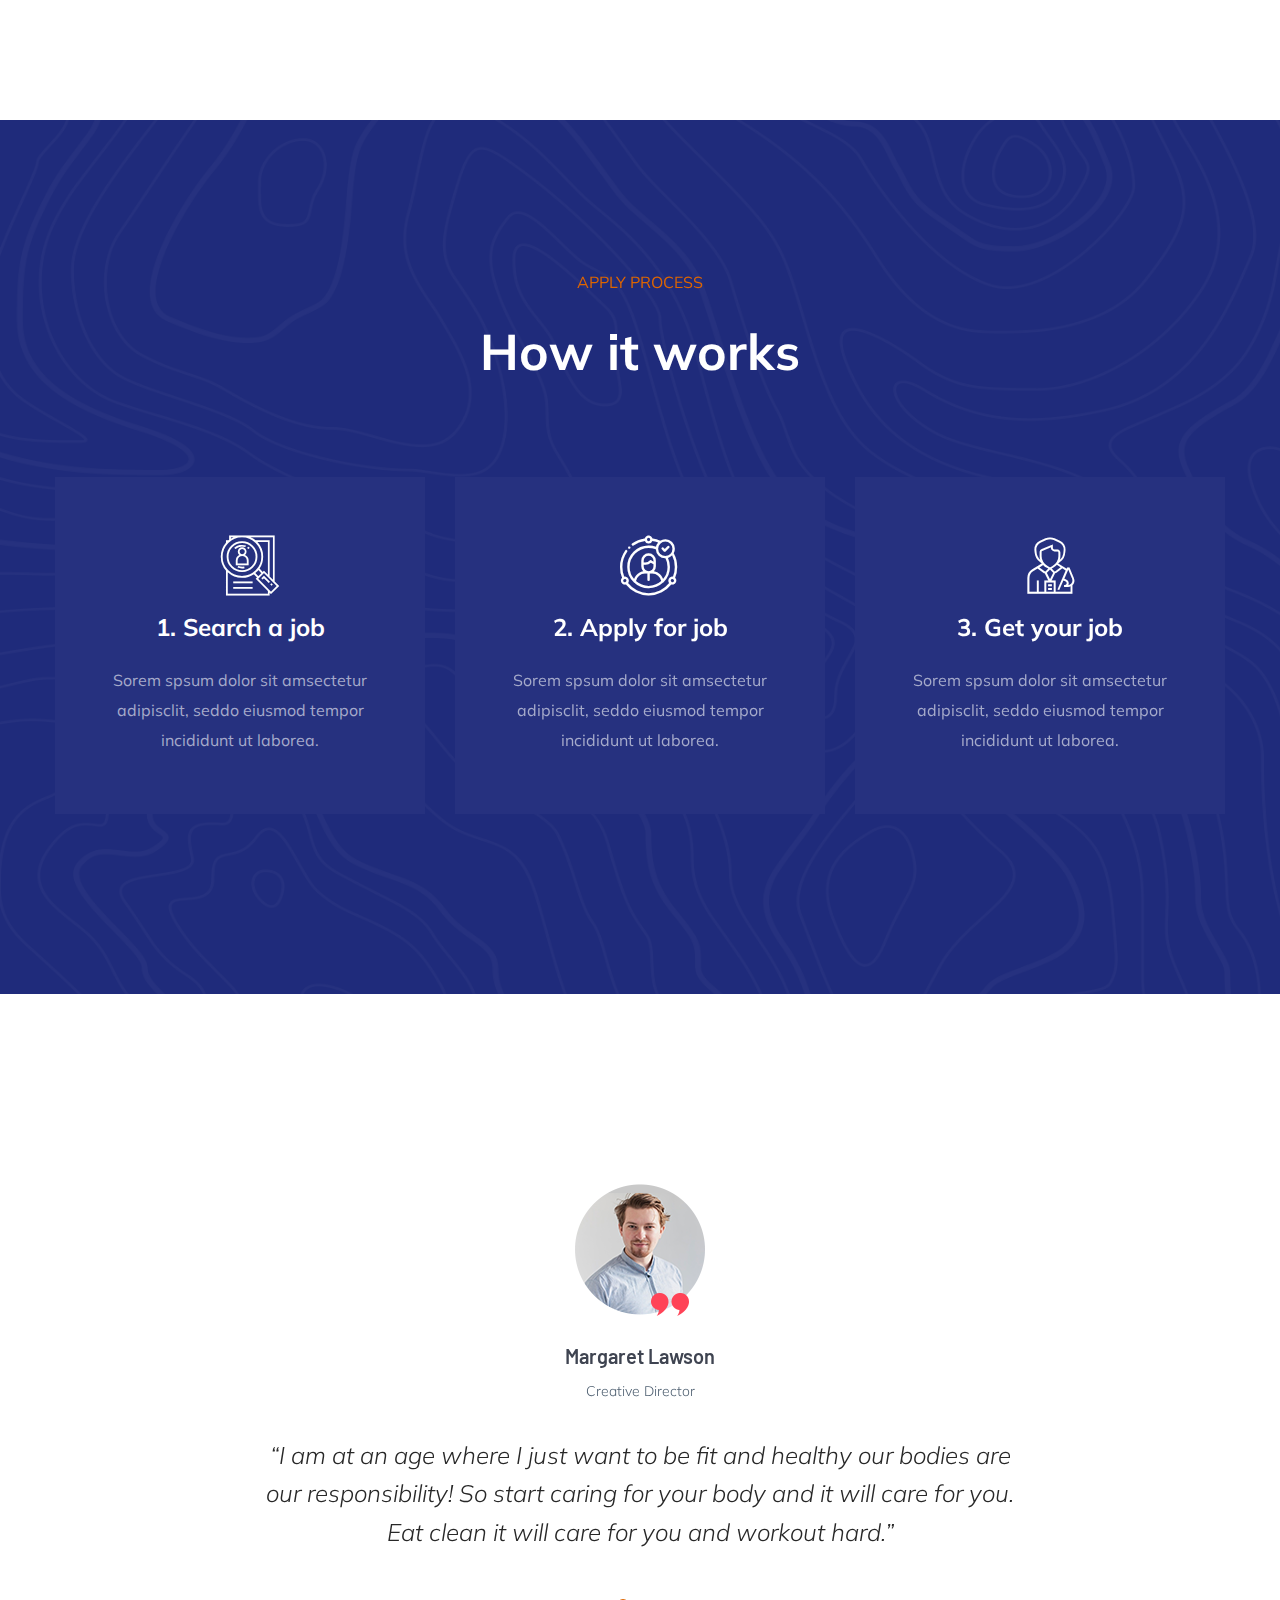
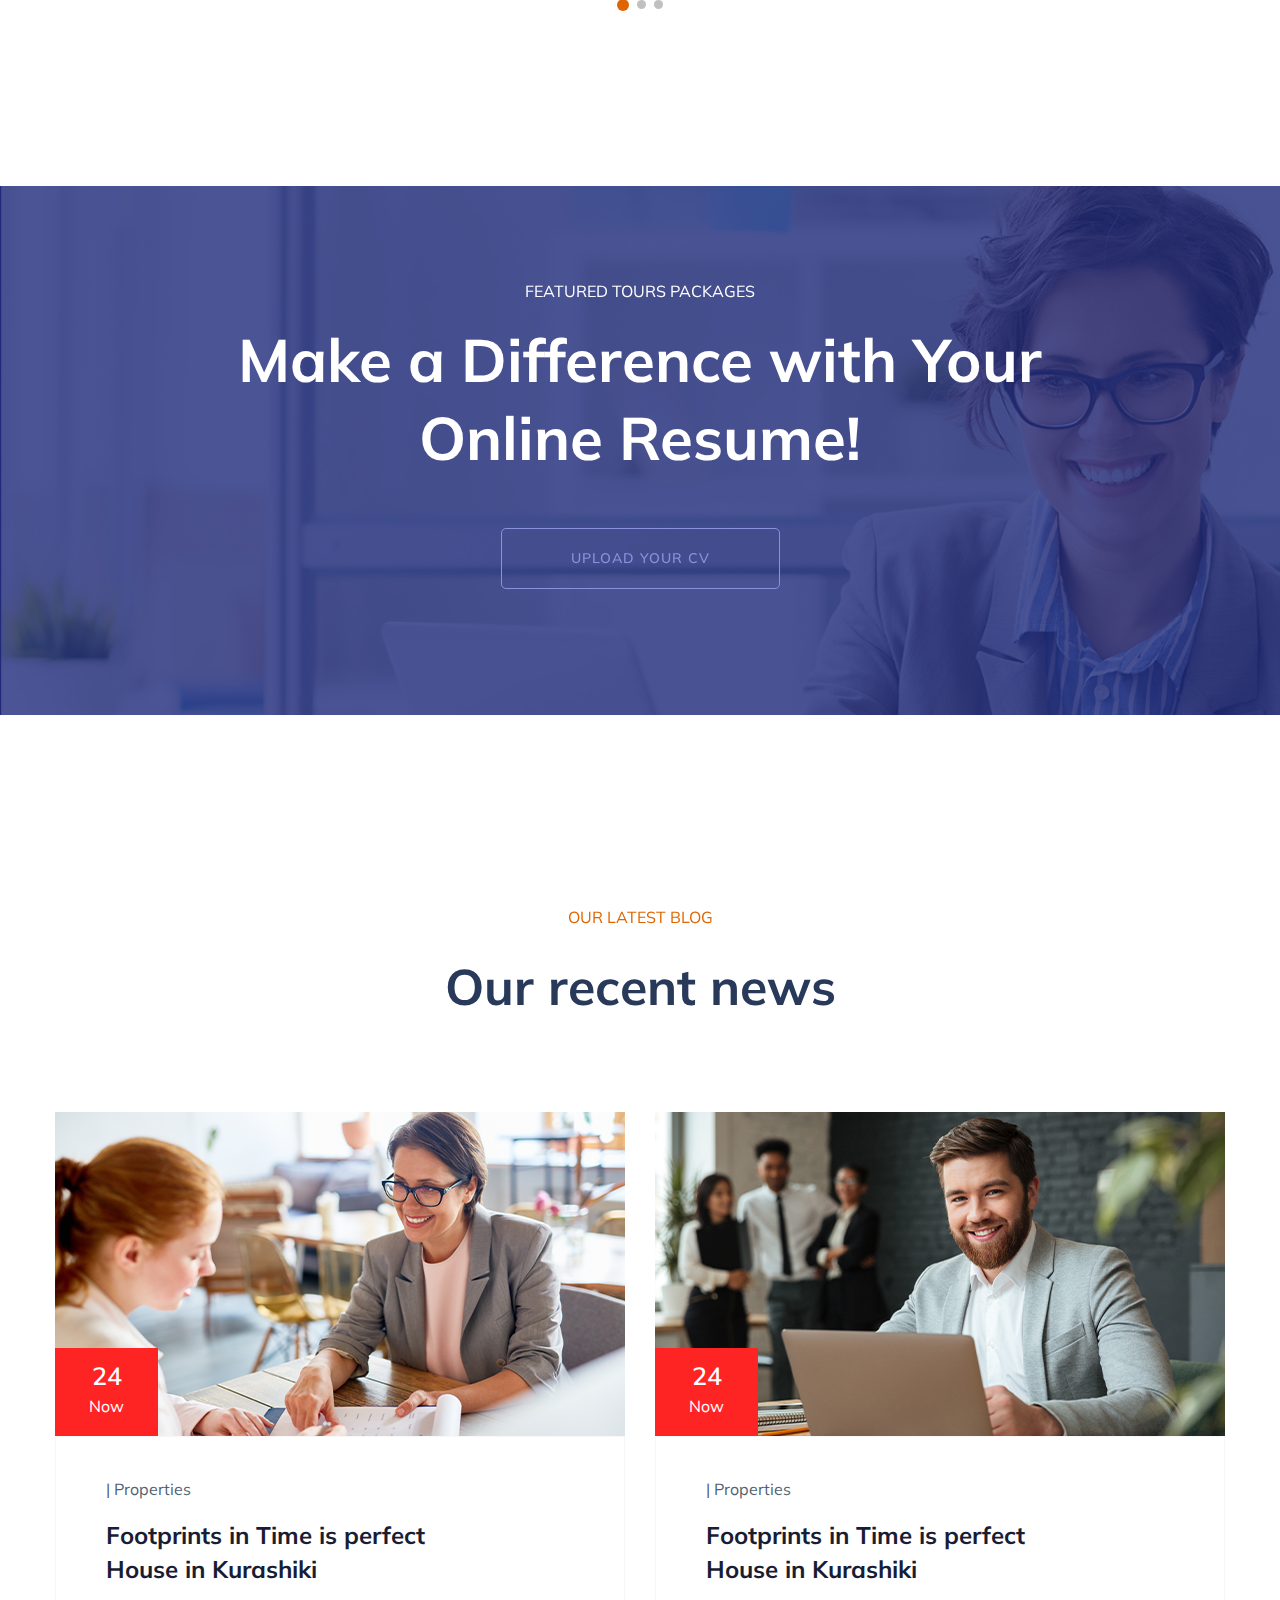
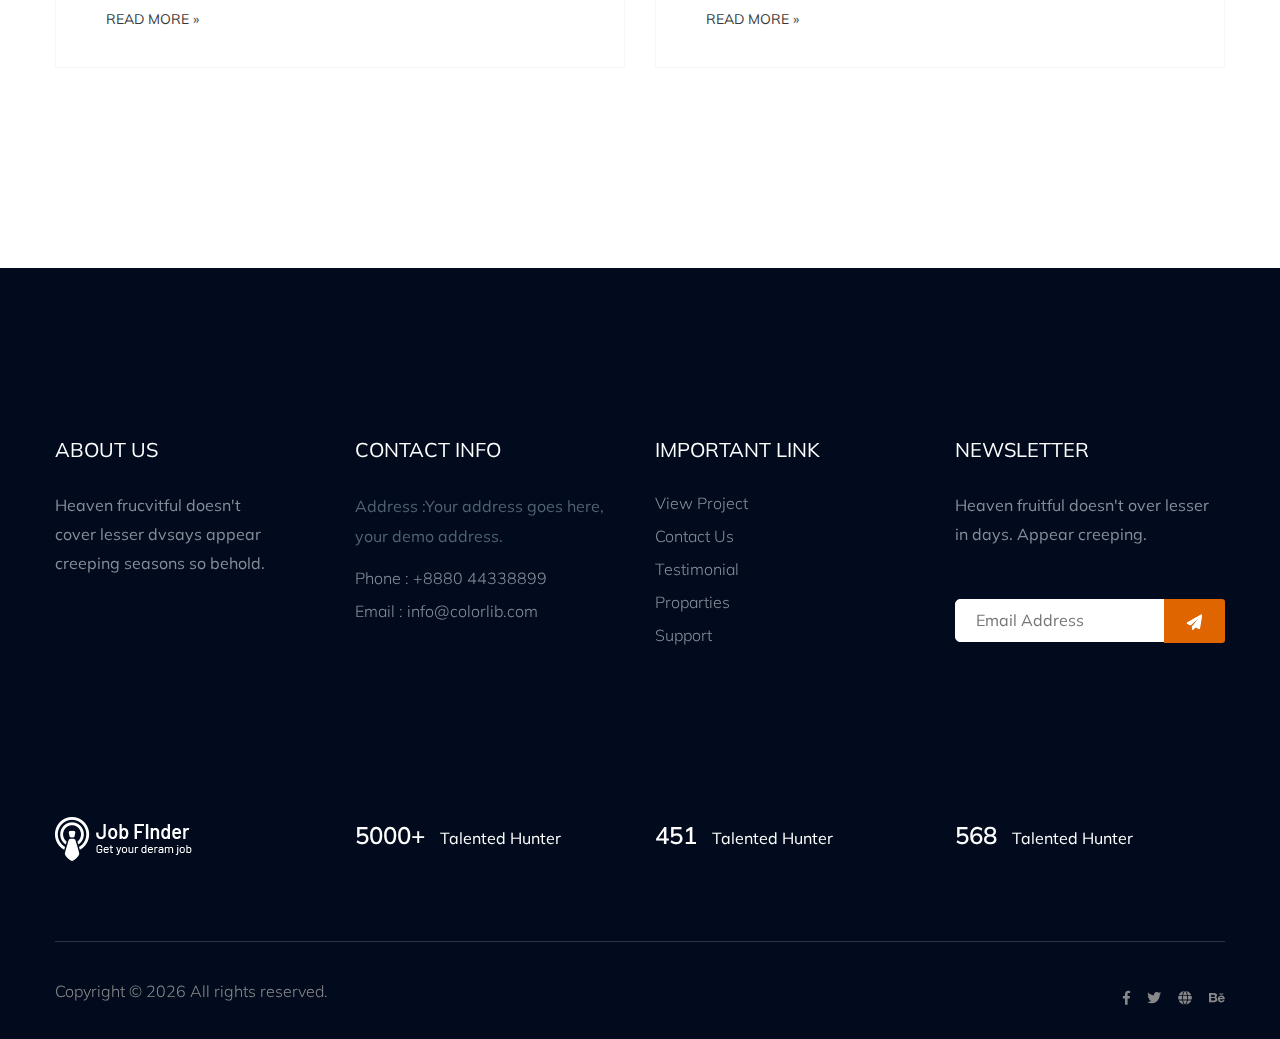
<file: about.html>
<!DOCTYPE html>
<html class="no-js" lang="zxx">
  <head>
    <meta charset="utf-8" />
    <meta http-equiv="x-ua-compatible" content="ie=edge" />
    <title>Scandinavian Tech AB</title>
    <meta name="description" content="" />
    <meta name="viewport" content="width=device-width, initial-scale=1" />
    <link rel="manifest" href="site.webmanifest" />
    <link
      rel="shortcut icon"
      type="image/x-icon"
      href="assets/img/favicon.ico"
    />

    <!-- CSS here -->
    <link rel="stylesheet" href="assets/css/bootstrap.min.css" />
    <link rel="stylesheet" href="assets/css/owl.carousel.min.css" />
    <link rel="stylesheet" href="assets/css/flaticon.css" />
    <link rel="stylesheet" href="assets/css/price_rangs.css" />
    <link rel="stylesheet" href="assets/css/slicknav.css" />
    <link rel="stylesheet" href="assets/css/animate.min.css" />
    <link rel="stylesheet" href="assets/css/magnific-popup.css" />
    <link rel="stylesheet" href="assets/css/fontawesome-all.min.css" />
    <link rel="stylesheet" href="assets/css/themify-icons.css" />
    <link rel="stylesheet" href="assets/css/slick.css" />
    <link rel="stylesheet" href="assets/css/nice-select.css" />
    <link rel="stylesheet" href="assets/css/style.css" />
  </head>

  <body>
    <!-- Preloader Start -->
    <div id="preloader-active">
      <div class="preloader d-flex align-items-center justify-content-center">
        <div class="preloader-inner position-relative">
          <div class="preloader-circle"></div>
          <div class="preloader-img pere-text">
            <img src="assets/img/logo/logo-small.png" alt="" />
          </div>
        </div>
      </div>
    </div>
    <!-- Preloader Start -->
    <header>
      <!-- Header Start -->
      <div class="header-area header-transparrent">
        <div class="headder-top header-sticky">
          <div class="container">
            <div class="row align-items-center">
              <div class="col-lg-3 col-md-2">
                <!-- Logo -->
                <div class="logo">
                  <a href="index.html"
                    ><img
                      style="height: 64px"
                      src="assets/img/logo/logo.png"
                      alt=""
                  /></a>
                </div>
              </div>
              <div class="col-lg-9 col-md-9">
                <div class="menu-wrapper">
                  <!-- Main-menu -->
                  <div class="main-menu">
                    <nav class="d-none d-lg-block">
                      <ul id="navigation">
                        <li><a href="index.html">Home</a></li>
                        <li><a href="job_listing.html">Find a Jobs </a></li>
                        <li><a href="about.html">About</a></li>
                        <li>
                          <a href="#">Page</a>
                          <ul class="submenu">
                            <!-- <li><a href="blog.html">Blog</a></li>
                            <li><a href="single-blog.html">Blog Details</a></li>
                            <li><a href="elements.html">Elements</a></li> -->
                            <li><a href="job_details.html">job Details</a></li>
                          </ul>
                        </li>
                        <li><a href="contact.html">Contact</a></li>
                      </ul>
                    </nav>
                  </div>
                  <!-- Header-btn -->
                  <div class="header-btn d-none f-right d-lg-block">
                    <a href="#" class="btn head-btn1">Register</a>
                    <a href="#" class="btn head-btn2">Login</a>
                  </div>
                </div>
              </div>
              <!-- Mobile Menu -->
              <div class="col-12">
                <div class="mobile_menu d-block d-lg-none"></div>
              </div>
            </div>
          </div>
        </div>
      </div>
      <!-- Header End -->
    </header>
    <main>
      <!-- Hero Area Start-->
      <div class="slider-area">
        <div
          class="single-slider section-overly slider-height2 d-flex align-items-center"
          data-background="assets/img/hero/about.jpg"
        >
          <div class="container">
            <div class="row">
              <div class="col-xl-12">
                <div class="hero-cap text-center">
                  <h2>About us</h2>
                </div>
              </div>
            </div>
          </div>
        </div>
      </div>
      <!-- Hero Area End -->
      <!-- Support Company Start-->
      <div class="support-company-area fix section-padding2">
        <div class="container">
          <div class="row align-items-center">
            <div class="col-xl-6 col-lg-6">
              <div class="right-caption">
                <!-- Section Tittle -->
                <div class="section-tittle section-tittle2">
                  <span>What we are doing</span>
                  <h2>24k Talented people are getting Jobs</h2>
                </div>
                <div class="support-caption">
                  <p class="pera-top">
                    Mollit anim laborum duis au dolor in voluptate velit ess
                    cillum dolore eu lore dsu quality mollit anim laborumuis au
                    dolor in voluptate velit cillum.
                  </p>
                  <p>
                    Mollit anim laborum.Duis aute irufg dhjkolohr in re
                    voluptate velit esscillumlore eu quife nrulla parihatur.
                    Excghcepteur signjnt occa cupidatat non inulpadeserunt
                    mollit aboru. temnthp incididbnt ut labore mollit anim
                    laborum suis aute.
                  </p>
                  <a href="about.html" class="btn post-btn">Post a job</a>
                </div>
              </div>
            </div>
            <div class="col-xl-6 col-lg-6">
              <div class="support-location-img">
                <img src="assets/img/service/support-img.jpg" alt="" />
                <div class="support-img-cap text-center">
                  <p>Since</p>
                  <span>1994</span>
                </div>
              </div>
            </div>
          </div>
        </div>
      </div>
      <!-- Support Company End-->
      <!-- How  Apply Process Start-->
      <div
        class="apply-process-area apply-bg pt-150 pb-150"
        data-background="assets/img/gallery/how-applybg.png"
      >
        <div class="container">
          <!-- Section Tittle -->
          <div class="row">
            <div class="col-lg-12">
              <div class="section-tittle white-text text-center">
                <span>Apply process</span>
                <h2>How it works</h2>
              </div>
            </div>
          </div>
          <!-- Apply Process Caption -->
          <div class="row">
            <div class="col-lg-4 col-md-6">
              <div class="single-process text-center mb-30">
                <div class="process-ion">
                  <span class="flaticon-search"></span>
                </div>
                <div class="process-cap">
                  <h5>1. Search a job</h5>
                  <p>
                    Sorem spsum dolor sit amsectetur adipisclit, seddo eiusmod
                    tempor incididunt ut laborea.
                  </p>
                </div>
              </div>
            </div>
            <div class="col-lg-4 col-md-6">
              <div class="single-process text-center mb-30">
                <div class="process-ion">
                  <span class="flaticon-curriculum-vitae"></span>
                </div>
                <div class="process-cap">
                  <h5>2. Apply for job</h5>
                  <p>
                    Sorem spsum dolor sit amsectetur adipisclit, seddo eiusmod
                    tempor incididunt ut laborea.
                  </p>
                </div>
              </div>
            </div>
            <div class="col-lg-4 col-md-6">
              <div class="single-process text-center mb-30">
                <div class="process-ion">
                  <span class="flaticon-tour"></span>
                </div>
                <div class="process-cap">
                  <h5>3. Get your job</h5>
                  <p>
                    Sorem spsum dolor sit amsectetur adipisclit, seddo eiusmod
                    tempor incididunt ut laborea.
                  </p>
                </div>
              </div>
            </div>
          </div>
        </div>
      </div>
      <!-- How  Apply Process End-->
      <!-- Testimonial Start -->
      <div class="testimonial-area testimonial-padding">
        <div class="container">
          <!-- Testimonial contents -->
          <div class="row d-flex justify-content-center">
            <div class="col-xl-8 col-lg-8 col-md-10">
              <div class="h1-testimonial-active dot-style">
                <!-- Single Testimonial -->
                <div class="single-testimonial text-center">
                  <!-- Testimonial Content -->
                  <div class="testimonial-caption">
                    <!-- founder -->
                    <div class="testimonial-founder">
                      <div class="founder-img mb-30">
                        <img
                          src="assets/img/testmonial/testimonial-founder.png"
                          alt=""
                        />
                        <span>Margaret Lawson</span>
                        <p>Creative Director</p>
                      </div>
                    </div>
                    <div class="testimonial-top-cap">
                      <p>
                        “I am at an age where I just want to be fit and healthy
                        our bodies are our responsibility! So start caring for
                        your body and it will care for you. Eat clean it will
                        care for you and workout hard.”
                      </p>
                    </div>
                  </div>
                </div>
                <!-- Single Testimonial -->
                <div class="single-testimonial text-center">
                  <!-- Testimonial Content -->
                  <div class="testimonial-caption">
                    <!-- founder -->
                    <div class="testimonial-founder">
                      <div class="founder-img mb-30">
                        <img
                          src="assets/img/testmonial/testimonial-founder.png"
                          alt=""
                        />
                        <span>Margaret Lawson</span>
                        <p>Creative Director</p>
                      </div>
                    </div>
                    <div class="testimonial-top-cap">
                      <p>
                        “I am at an age where I just want to be fit and healthy
                        our bodies are our responsibility! So start caring for
                        your body and it will care for you. Eat clean it will
                        care for you and workout hard.”
                      </p>
                    </div>
                  </div>
                </div>
                <!-- Single Testimonial -->
                <div class="single-testimonial text-center">
                  <!-- Testimonial Content -->
                  <div class="testimonial-caption">
                    <!-- founder -->
                    <div class="testimonial-founder">
                      <div class="founder-img mb-30">
                        <img
                          src="assets/img/testmonial/testimonial-founder.png"
                          alt=""
                        />
                        <span>Margaret Lawson</span>
                        <p>Creative Director</p>
                      </div>
                    </div>
                    <div class="testimonial-top-cap">
                      <p>
                        “I am at an age where I just want to be fit and healthy
                        our bodies are our responsibility! So start caring for
                        your body and it will care for you. Eat clean it will
                        care for you and workout hard.”
                      </p>
                    </div>
                  </div>
                </div>
              </div>
            </div>
          </div>
        </div>
      </div>
      <!-- Testimonial End -->
      <!-- Online CV Area Start -->
      <div
        class="online-cv cv-bg section-overly pt-90 pb-120"
        data-background="assets/img/gallery/cv_bg.jpg"
      >
        <div class="container">
          <div class="row justify-content-center">
            <div class="col-xl-10">
              <div class="cv-caption text-center">
                <p class="pera1">FEATURED TOURS Packages</p>
                <p class="pera2">Make a Difference with Your Online Resume!</p>
                <a href="#" class="border-btn2 border-btn4">Upload your cv</a>
              </div>
            </div>
          </div>
        </div>
      </div>
      <!-- Online CV Area End-->

      <!-- Blog Area Start -->
      <div class="home-blog-area blog-h-padding">
        <div class="container">
          <!-- Section Tittle -->
          <div class="row">
            <div class="col-lg-12">
              <div class="section-tittle text-center">
                <span>Our latest blog</span>
                <h2>Our recent news</h2>
              </div>
            </div>
          </div>
          <div class="row">
            <div class="col-xl-6 col-lg-6 col-md-6">
              <div class="home-blog-single mb-30">
                <div class="blog-img-cap">
                  <div class="blog-img">
                    <img src="assets/img/blog/home-blog1.jpg" alt="" />
                    <!-- Blog date -->
                    <div class="blog-date text-center">
                      <span>24</span>
                      <p>Now</p>
                    </div>
                  </div>
                  <div class="blog-cap">
                    <p>| Properties</p>
                    <h3>
                      <a href="single-blog.html"
                        >Footprints in Time is perfect House in Kurashiki</a
                      >
                    </h3>
                    <a href="#" class="more-btn">Read more »</a>
                  </div>
                </div>
              </div>
            </div>
            <div class="col-xl-6 col-lg-6 col-md-6">
              <div class="home-blog-single mb-30">
                <div class="blog-img-cap">
                  <div class="blog-img">
                    <img src="assets/img/blog/home-blog2.jpg" alt="" />
                    <!-- Blog date -->
                    <div class="blog-date text-center">
                      <span>24</span>
                      <p>Now</p>
                    </div>
                  </div>
                  <div class="blog-cap">
                    <p>| Properties</p>
                    <h3>
                      <a href="single-blog.html"
                        >Footprints in Time is perfect House in Kurashiki</a
                      >
                    </h3>
                    <a href="#" class="more-btn">Read more »</a>
                  </div>
                </div>
              </div>
            </div>
          </div>
        </div>
      </div>
      <!-- Blog Area End -->
    </main>
    <footer>
      <!-- Footer Start-->
      <div class="footer-area footer-bg footer-padding">
        <div class="container">
          <div class="row d-flex justify-content-between">
            <div class="col-xl-3 col-lg-3 col-md-4 col-sm-6">
              <div class="single-footer-caption mb-50">
                <div class="single-footer-caption mb-30">
                  <div class="footer-tittle">
                    <h4>About Us</h4>
                    <div class="footer-pera">
                      <p>
                        Heaven frucvitful doesn't cover lesser dvsays appear
                        creeping seasons so behold.
                      </p>
                    </div>
                  </div>
                </div>
              </div>
            </div>
            <div class="col-xl-3 col-lg-3 col-md-4 col-sm-5">
              <div class="single-footer-caption mb-50">
                <div class="footer-tittle">
                  <h4>Contact Info</h4>
                  <ul>
                    <li>
                      <p>Address :Your address goes here, your demo address.</p>
                    </li>
                    <li><a href="#">Phone : +8880 44338899</a></li>
                    <li><a href="#">Email : info@colorlib.com</a></li>
                  </ul>
                </div>
              </div>
            </div>
            <div class="col-xl-3 col-lg-3 col-md-4 col-sm-5">
              <div class="single-footer-caption mb-50">
                <div class="footer-tittle">
                  <h4>Important Link</h4>
                  <ul>
                    <li><a href="#"> View Project</a></li>
                    <li><a href="#">Contact Us</a></li>
                    <li><a href="#">Testimonial</a></li>
                    <li><a href="#">Proparties</a></li>
                    <li><a href="#">Support</a></li>
                  </ul>
                </div>
              </div>
            </div>
            <div class="col-xl-3 col-lg-3 col-md-4 col-sm-5">
              <div class="single-footer-caption mb-50">
                <div class="footer-tittle">
                  <h4>Newsletter</h4>
                  <div class="footer-pera footer-pera2">
                    <p>
                      Heaven fruitful doesn't over lesser in days. Appear
                      creeping.
                    </p>
                  </div>
                  <!-- Form -->
                  <div class="footer-form">
                    <div id="mc_embed_signup">
                      <form
                        target="_blank"
                        action="https://spondonit.us12.list-manage.com/subscribe/post?u=1462626880ade1ac87bd9c93a&amp;id=92a4423d01"
                        method="get"
                        class="subscribe_form relative mail_part"
                      >
                        <input
                          type="email"
                          name="email"
                          id="newsletter-form-email"
                          placeholder="Email Address"
                          class="placeholder hide-on-focus"
                          onfocus="this.placeholder = ''"
                          onblur="this.placeholder = ' Email Address '"
                        />
                        <div class="form-icon">
                          <button
                            type="submit"
                            name="submit"
                            id="newsletter-submit"
                            class="email_icon newsletter-submit button-contactForm"
                          >
                            <img src="assets/img/icon/form.png" alt="" />
                          </button>
                        </div>
                        <div class="mt-10 info"></div>
                      </form>
                    </div>
                  </div>
                </div>
              </div>
            </div>
          </div>
          <!--  -->
          <div class="row footer-wejed justify-content-between">
            <div class="col-xl-3 col-lg-3 col-md-4 col-sm-6">
              <!-- logo -->
              <div class="footer-logo mb-20">
                <a href="index.html"
                  ><img src="assets/img/logo/logo2_footer.png" alt=""
                /></a>
              </div>
            </div>
            <div class="col-xl-3 col-lg-3 col-md-4 col-sm-5">
              <div class="footer-tittle-bottom">
                <span>5000+</span>
                <p>Talented Hunter</p>
              </div>
            </div>
            <div class="col-xl-3 col-lg-3 col-md-4 col-sm-5">
              <div class="footer-tittle-bottom">
                <span>451</span>
                <p>Talented Hunter</p>
              </div>
            </div>
            <div class="col-xl-3 col-lg-3 col-md-4 col-sm-5">
              <!-- Footer Bottom Tittle -->
              <div class="footer-tittle-bottom">
                <span>568</span>
                <p>Talented Hunter</p>
              </div>
            </div>
          </div>
        </div>
      </div>
      <!-- footer-bottom area -->
      <div class="footer-bottom-area footer-bg">
        <div class="container">
          <div class="footer-border">
            <div class="row d-flex justify-content-between align-items-center">
              <div class="col-xl-10 col-lg-10">
                <div class="footer-copy-right">
                  <p>
                    <!-- Link back to Colorlib can't be removed. Template is licensed under CC BY 3.0. -->
                    Copyright &copy;
                    <script>
                      document.write(new Date().getFullYear());
                    </script>
                    All rights reserved.
                  </p>
                </div>
              </div>
              <div class="col-xl-2 col-lg-2">
                <div class="footer-social f-right">
                  <a href="#"><i class="fab fa-facebook-f"></i></a>
                  <a href="#"><i class="fab fa-twitter"></i></a>
                  <a href="#"><i class="fas fa-globe"></i></a>
                  <a href="#"><i class="fab fa-behance"></i></a>
                </div>
              </div>
            </div>
          </div>
        </div>
      </div>
      <!-- Footer End-->
    </footer>

    <!-- JS here -->

    <!-- All JS Custom Plugins Link Here here -->
    <script src="./assets/js/vendor/modernizr-3.5.0.min.js"></script>
    <!-- Jquery, Popper, Bootstrap -->
    <script src="./assets/js/vendor/jquery-1.12.4.min.js"></script>
    <script src="./assets/js/popper.min.js"></script>
    <script src="./assets/js/bootstrap.min.js"></script>
    <!-- Jquery Mobile Menu -->
    <script src="./assets/js/jquery.slicknav.min.js"></script>

    <!-- Jquery Slick , Owl-Carousel Plugins -->
    <script src="./assets/js/owl.carousel.min.js"></script>
    <script src="./assets/js/slick.min.js"></script>
    <script src="./assets/js/price_rangs.js"></script>
    <!-- One Page, Animated-HeadLin -->
    <script src="./assets/js/wow.min.js"></script>
    <script src="./assets/js/animated.headline.js"></script>
    <script src="./assets/js/jquery.magnific-popup.js"></script>

    <!-- Scrollup, nice-select, sticky -->
    <script src="./assets/js/jquery.scrollUp.min.js"></script>
    <script src="./assets/js/jquery.nice-select.min.js"></script>
    <script src="./assets/js/jquery.sticky.js"></script>

    <!-- contact js -->
    <script src="./assets/js/contact.js"></script>
    <script src="./assets/js/jquery.form.js"></script>
    <script src="./assets/js/jquery.validate.min.js"></script>
    <script src="./assets/js/mail-script.js"></script>
    <script src="./assets/js/jquery.ajaxchimp.min.js"></script>

    <!-- Jquery Plugins, main Jquery -->
    <script src="./assets/js/plugins.js"></script>
    <script src="./assets/js/main.js"></script>
  </body>
</html>
</file>
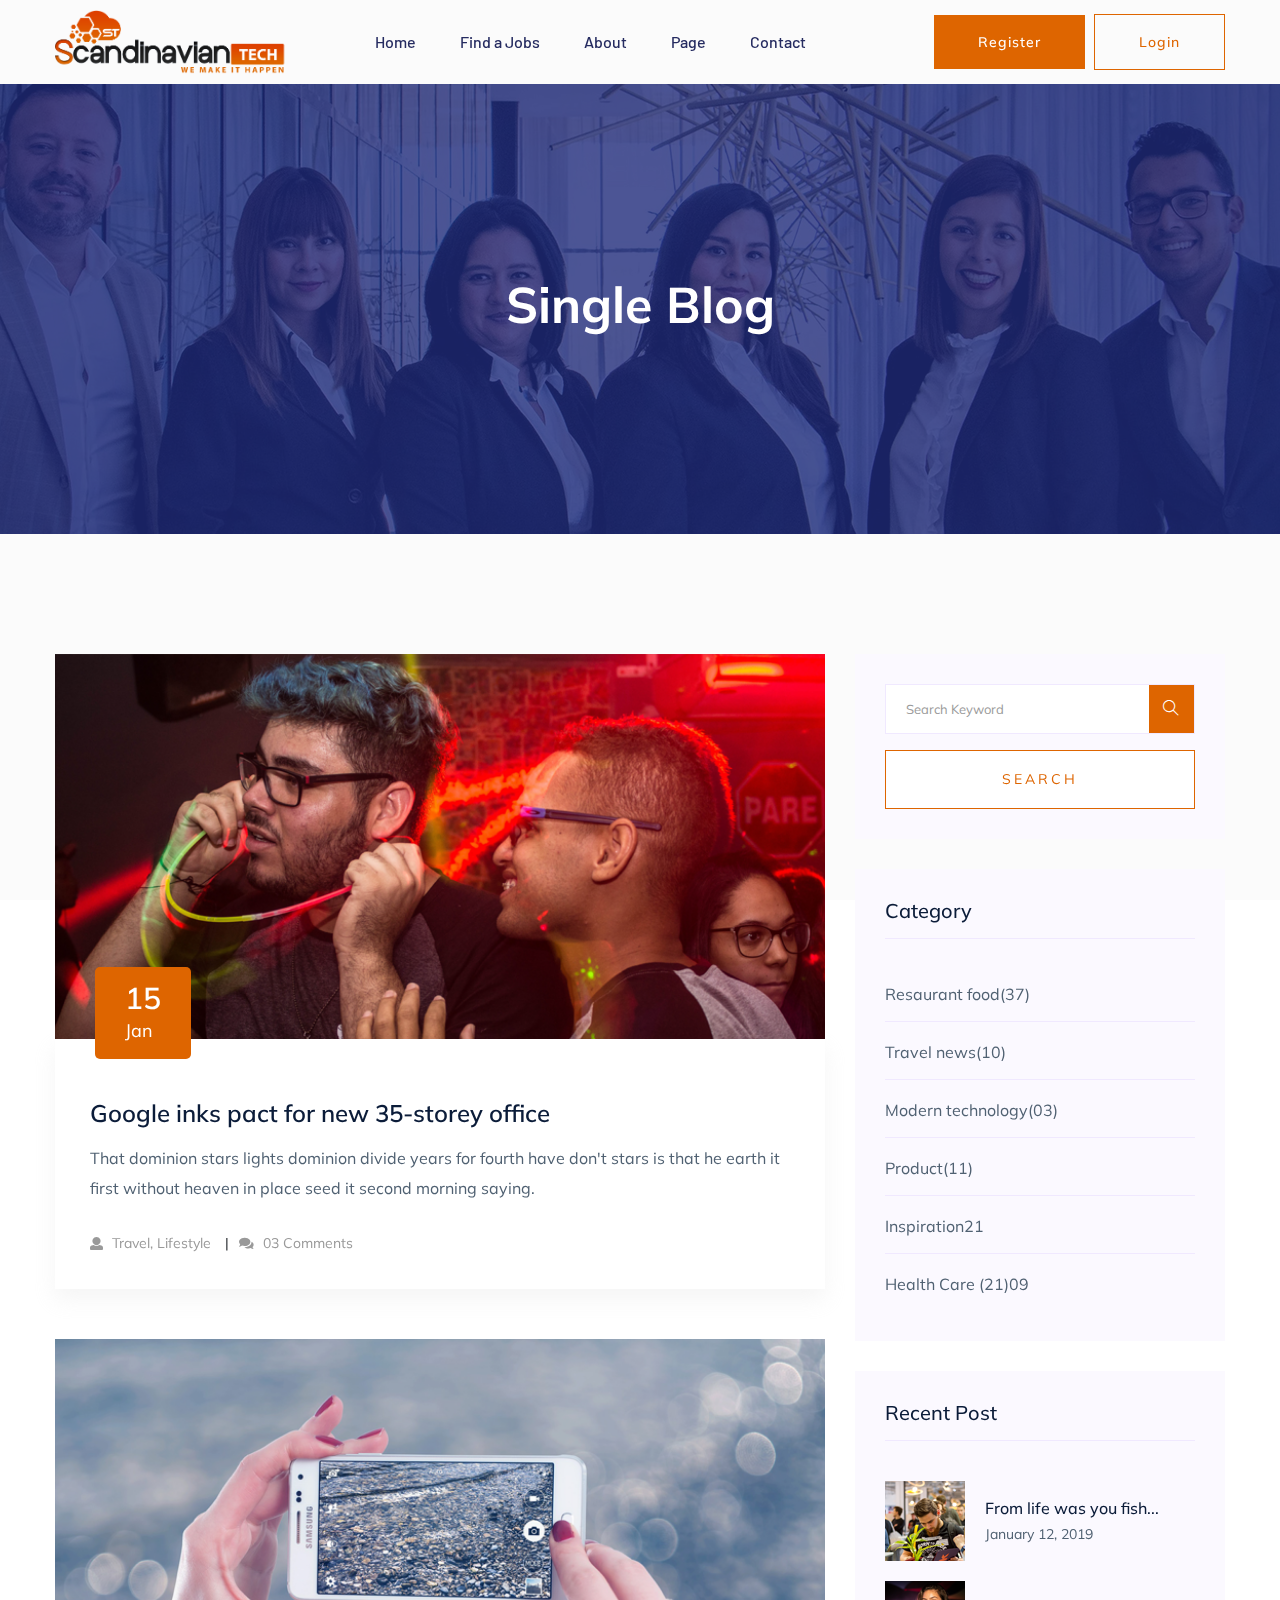
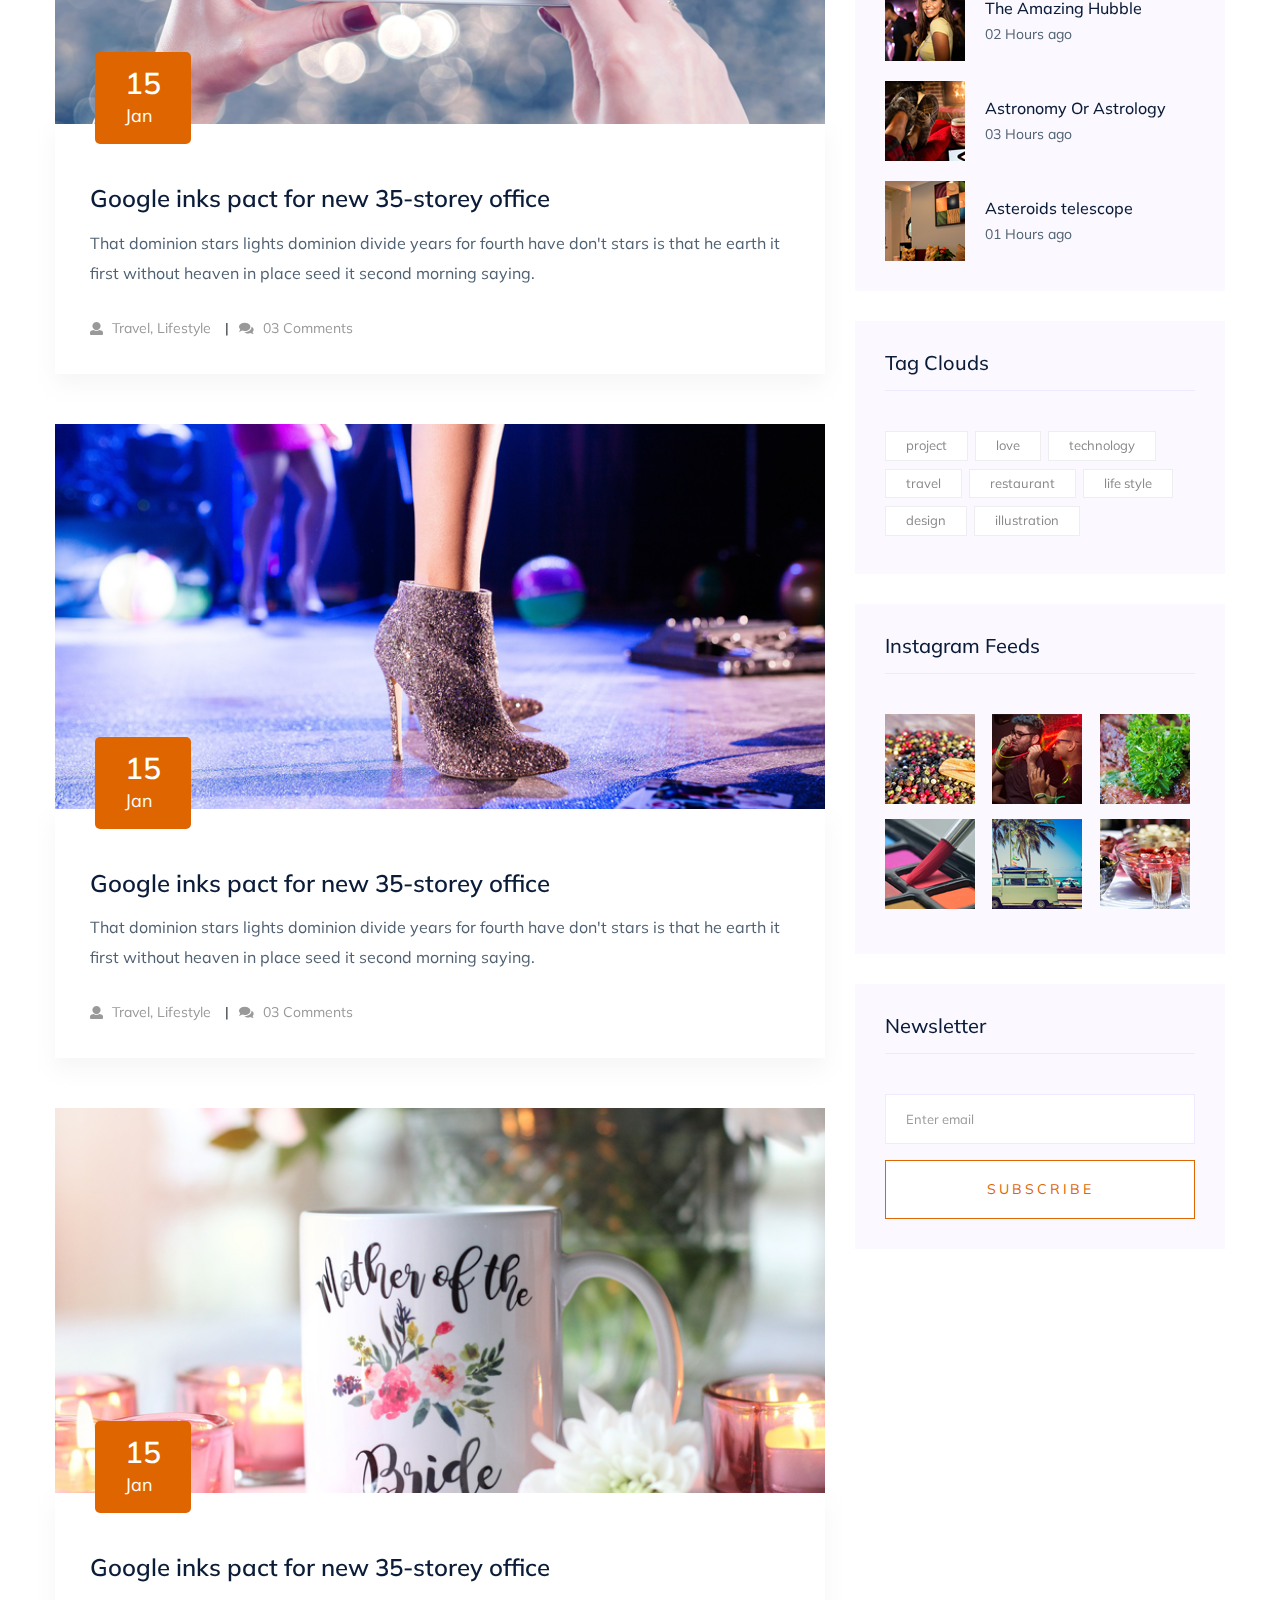
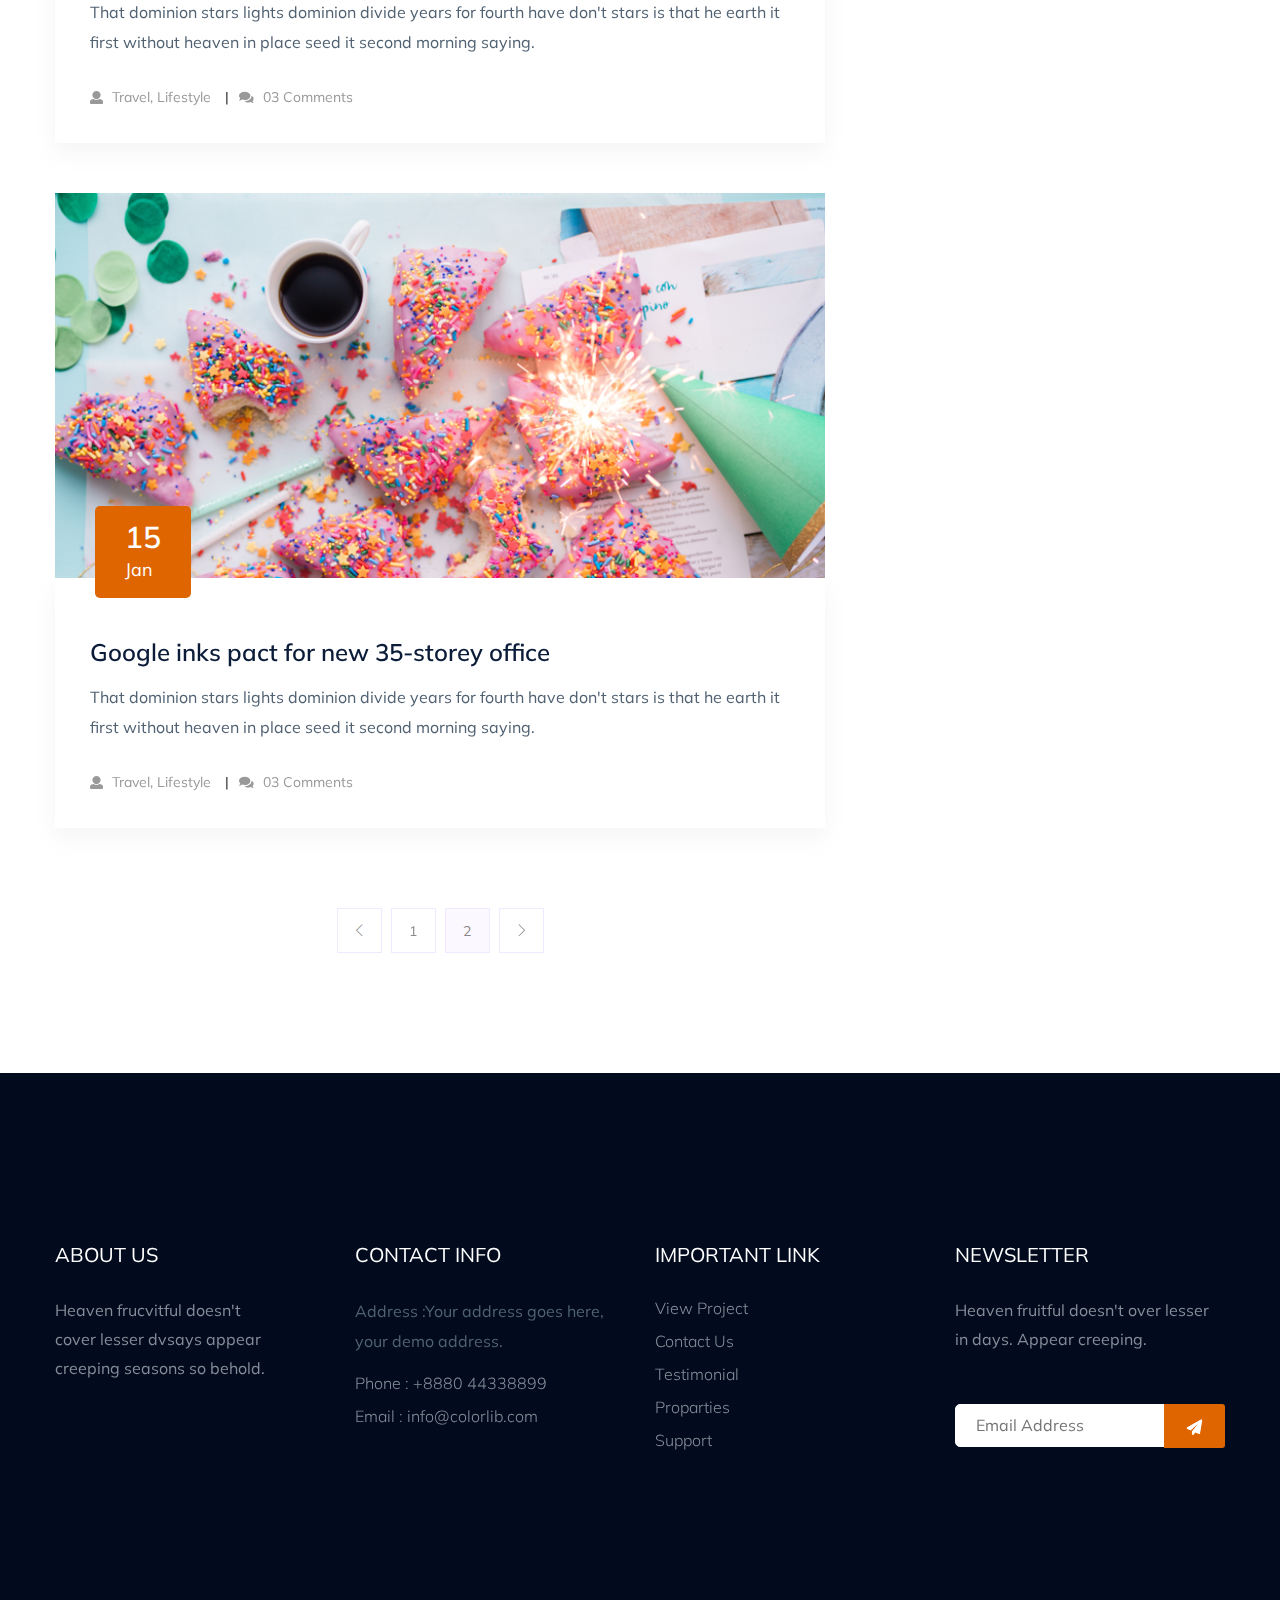
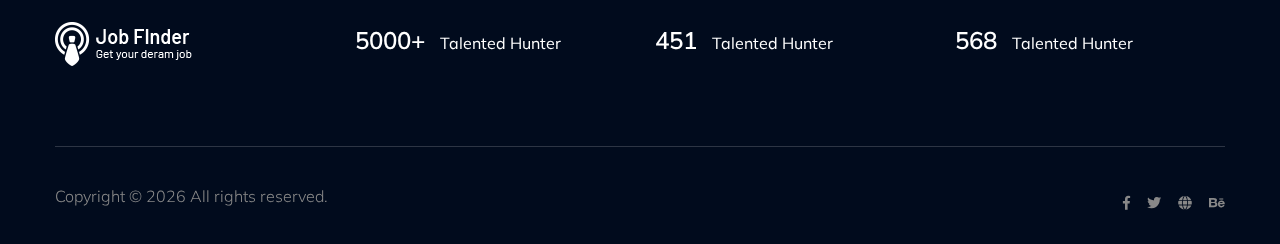
<file: blog.html>
<!DOCTYPE html>
<html class="no-js" lang="zxx">
  <head>
    <meta charset="utf-8" />
    <meta http-equiv="x-ua-compatible" content="ie=edge" />
    <title>Scandinavian Tech AB</title>
    <meta name="description" content="" />
    <meta name="viewport" content="width=device-width, initial-scale=1" />
    <link
      rel="shortcut icon"
      type="image/x-icon"
      href="assets/img/favicon.png"
    />

    <!-- CSS here -->
    <link rel="stylesheet" href="assets/css/bootstrap.min.css" />
    <link rel="stylesheet" href="assets/css/owl.carousel.min.css" />
    <link rel="stylesheet" href="assets/css/slicknav.css" />
    <link rel="stylesheet" href="assets/css/animate.min.css" />
    <link rel="stylesheet" href="assets/css/price_rangs.css" />
    <link rel="stylesheet" href="assets/css/magnific-popup.css" />
    <link rel="stylesheet" href="assets/css/fontawesome-all.min.css" />
    <link rel="stylesheet" href="assets/css/themify-icons.css" />
    <link rel="stylesheet" href="assets/css/themify-icons.css" />
    <link rel="stylesheet" href="assets/css/slick.css" />
    <link rel="stylesheet" href="assets/css/nice-select.css" />
    <link rel="stylesheet" href="assets/css/style.css" />
    <link rel="stylesheet" href="assets/css/responsive.css" />
  </head>

  <body>
    <!-- Preloader Start -->
    <div id="preloader-active">
      <div class="preloader d-flex align-items-center justify-content-center">
        <div class="preloader-inner position-relative">
          <div class="preloader-circle"></div>
          <div class="preloader-img pere-text">
            <img src="assets/img/logo/logo-small.png" alt="" />
          </div>
        </div>
      </div>
    </div>
    <!-- Preloader Start-->
    <header>
      <!-- Header Start -->
      <div class="header-area header-transparrent">
        <div class="headder-top header-sticky">
          <div class="container">
            <div class="row align-items-center">
              <div class="col-lg-3 col-md-2">
                <!-- Logo -->
                <div class="logo">
                  <a href="index.html"
                    ><img
                      style="height: 64px"
                      src="assets/img/logo/logo.png"
                      alt=""
                  /></a>
                </div>
              </div>
              <div class="col-lg-9 col-md-9">
                <div class="menu-wrapper">
                  <!-- Main-menu -->
                  <div class="main-menu">
                    <nav class="d-none d-lg-block">
                      <ul id="navigation">
                        <li><a href="index.html">Home</a></li>
                        <li><a href="job_listing.html">Find a Jobs </a></li>
                        <li><a href="about.html">About</a></li>
                        <li>
                          <a href="#">Page</a>
                          <ul class="submenu">
                            <!-- <li><a href="blog.html">Blog</a></li>
                            <li><a href="single-blog.html">Blog Details</a></li>
                            <li><a href="elements.html">Elements</a></li> -->
                            <li><a href="job_details.html">job Details</a></li>
                          </ul>
                        </li>
                        <li><a href="contact.html">Contact</a></li>
                      </ul>
                    </nav>
                  </div>
                  <!-- Header-btn -->
                  <div class="header-btn d-none f-right d-lg-block">
                    <a href="#" class="btn head-btn1">Register</a>
                    <a href="#" class="btn head-btn2">Login</a>
                  </div>
                </div>
              </div>
              <!-- Mobile Menu -->
              <div class="col-12">
                <div class="mobile_menu d-block d-lg-none"></div>
              </div>
            </div>
          </div>
        </div>
      </div>
      <!-- Header End -->
    </header>
    <!-- Hero Area Start-->
    <div class="slider-area">
      <div
        class="single-slider section-overly slider-height2 d-flex align-items-center"
        data-background="assets/img/hero/about.jpg"
      >
        <div class="container">
          <div class="row">
            <div class="col-xl-12">
              <div class="hero-cap text-center">
                <h2>Single Blog</h2>
              </div>
            </div>
          </div>
        </div>
      </div>
    </div>
    <!-- Hero Area End -->
    <!--================Blog Area =================-->
    <section class="blog_area section-padding">
      <div class="container">
        <div class="row">
          <div class="col-lg-8 mb-5 mb-lg-0">
            <div class="blog_left_sidebar">
              <article class="blog_item">
                <div class="blog_item_img">
                  <img
                    class="card-img rounded-0"
                    src="assets/img/blog/single_blog_1.png"
                    alt=""
                  />
                  <a href="#" class="blog_item_date">
                    <h3>15</h3>
                    <p>Jan</p>
                  </a>
                </div>

                <div class="blog_details">
                  <a class="d-inline-block" href="single-blog.html">
                    <h2>Google inks pact for new 35-storey office</h2>
                  </a>
                  <p>
                    That dominion stars lights dominion divide years for fourth
                    have don't stars is that he earth it first without heaven in
                    place seed it second morning saying.
                  </p>
                  <ul class="blog-info-link">
                    <li>
                      <a href="#"
                        ><i class="fa fa-user"></i> Travel, Lifestyle</a
                      >
                    </li>
                    <li>
                      <a href="#"><i class="fa fa-comments"></i> 03 Comments</a>
                    </li>
                  </ul>
                </div>
              </article>

              <article class="blog_item">
                <div class="blog_item_img">
                  <img
                    class="card-img rounded-0"
                    src="assets/img/blog/single_blog_2.png"
                    alt=""
                  />
                  <a href="#" class="blog_item_date">
                    <h3>15</h3>
                    <p>Jan</p>
                  </a>
                </div>

                <div class="blog_details">
                  <a class="d-inline-block" href="single-blog.html">
                    <h2>Google inks pact for new 35-storey office</h2>
                  </a>
                  <p>
                    That dominion stars lights dominion divide years for fourth
                    have don't stars is that he earth it first without heaven in
                    place seed it second morning saying.
                  </p>
                  <ul class="blog-info-link">
                    <li>
                      <a href="#"
                        ><i class="fa fa-user"></i> Travel, Lifestyle</a
                      >
                    </li>
                    <li>
                      <a href="#"><i class="fa fa-comments"></i> 03 Comments</a>
                    </li>
                  </ul>
                </div>
              </article>

              <article class="blog_item">
                <div class="blog_item_img">
                  <img
                    class="card-img rounded-0"
                    src="assets/img/blog/single_blog_3.png"
                    alt=""
                  />
                  <a href="#" class="blog_item_date">
                    <h3>15</h3>
                    <p>Jan</p>
                  </a>
                </div>

                <div class="blog_details">
                  <a class="d-inline-block" href="single-blog.html">
                    <h2>Google inks pact for new 35-storey office</h2>
                  </a>
                  <p>
                    That dominion stars lights dominion divide years for fourth
                    have don't stars is that he earth it first without heaven in
                    place seed it second morning saying.
                  </p>
                  <ul class="blog-info-link">
                    <li>
                      <a href="#"
                        ><i class="fa fa-user"></i> Travel, Lifestyle</a
                      >
                    </li>
                    <li>
                      <a href="#"><i class="fa fa-comments"></i> 03 Comments</a>
                    </li>
                  </ul>
                </div>
              </article>

              <article class="blog_item">
                <div class="blog_item_img">
                  <img
                    class="card-img rounded-0"
                    src="assets/img/blog/single_blog_4.png"
                    alt=""
                  />
                  <a href="#" class="blog_item_date">
                    <h3>15</h3>
                    <p>Jan</p>
                  </a>
                </div>

                <div class="blog_details">
                  <a class="d-inline-block" href="single-blog.html">
                    <h2>Google inks pact for new 35-storey office</h2>
                  </a>
                  <p>
                    That dominion stars lights dominion divide years for fourth
                    have don't stars is that he earth it first without heaven in
                    place seed it second morning saying.
                  </p>
                  <ul class="blog-info-link">
                    <li>
                      <a href="#"
                        ><i class="fa fa-user"></i> Travel, Lifestyle</a
                      >
                    </li>
                    <li>
                      <a href="#"><i class="fa fa-comments"></i> 03 Comments</a>
                    </li>
                  </ul>
                </div>
              </article>

              <article class="blog_item">
                <div class="blog_item_img">
                  <img
                    class="card-img rounded-0"
                    src="assets/img/blog/single_blog_5.png"
                    alt=""
                  />
                  <a href="#" class="blog_item_date">
                    <h3>15</h3>
                    <p>Jan</p>
                  </a>
                </div>

                <div class="blog_details">
                  <a class="d-inline-block" href="single-blog.html">
                    <h2>Google inks pact for new 35-storey office</h2>
                  </a>
                  <p>
                    That dominion stars lights dominion divide years for fourth
                    have don't stars is that he earth it first without heaven in
                    place seed it second morning saying.
                  </p>
                  <ul class="blog-info-link">
                    <li>
                      <a href="#"
                        ><i class="fa fa-user"></i> Travel, Lifestyle</a
                      >
                    </li>
                    <li>
                      <a href="#"><i class="fa fa-comments"></i> 03 Comments</a>
                    </li>
                  </ul>
                </div>
              </article>

              <nav class="blog-pagination justify-content-center d-flex">
                <ul class="pagination">
                  <li class="page-item">
                    <a href="#" class="page-link" aria-label="Previous">
                      <i class="ti-angle-left"></i>
                    </a>
                  </li>
                  <li class="page-item">
                    <a href="#" class="page-link">1</a>
                  </li>
                  <li class="page-item active">
                    <a href="#" class="page-link">2</a>
                  </li>
                  <li class="page-item">
                    <a href="#" class="page-link" aria-label="Next">
                      <i class="ti-angle-right"></i>
                    </a>
                  </li>
                </ul>
              </nav>
            </div>
          </div>
          <div class="col-lg-4">
            <div class="blog_right_sidebar">
              <aside class="single_sidebar_widget search_widget">
                <form action="#">
                  <div class="form-group">
                    <div class="input-group mb-3">
                      <input
                        type="text"
                        class="form-control"
                        placeholder="Search Keyword"
                        onfocus="this.placeholder = ''"
                        onblur="this.placeholder = 'Search Keyword'"
                      />
                      <div class="input-group-append">
                        <button class="btns" type="button">
                          <i class="ti-search"></i>
                        </button>
                      </div>
                    </div>
                  </div>
                  <button
                    class="button rounded-0 primary-bg text-white w-100 btn_1 boxed-btn"
                    type="submit"
                  >
                    Search
                  </button>
                </form>
              </aside>

              <aside class="single_sidebar_widget post_category_widget">
                <h4 class="widget_title">Category</h4>
                <ul class="list cat-list">
                  <li>
                    <a href="#" class="d-flex">
                      <p>Resaurant food</p>
                      <p>(37)</p>
                    </a>
                  </li>
                  <li>
                    <a href="#" class="d-flex">
                      <p>Travel news</p>
                      <p>(10)</p>
                    </a>
                  </li>
                  <li>
                    <a href="#" class="d-flex">
                      <p>Modern technology</p>
                      <p>(03)</p>
                    </a>
                  </li>
                  <li>
                    <a href="#" class="d-flex">
                      <p>Product</p>
                      <p>(11)</p>
                    </a>
                  </li>
                  <li>
                    <a href="#" class="d-flex">
                      <p>Inspiration</p>
                      <p>21</p>
                    </a>
                  </li>
                  <li>
                    <a href="#" class="d-flex">
                      <p>Health Care (21)</p>
                      <p>09</p>
                    </a>
                  </li>
                </ul>
              </aside>

              <aside class="single_sidebar_widget popular_post_widget">
                <h3 class="widget_title">Recent Post</h3>
                <div class="media post_item">
                  <img src="assets/img/post/post_1.png" alt="post" />
                  <div class="media-body">
                    <a href="single-blog.html">
                      <h3>From life was you fish...</h3>
                    </a>
                    <p>January 12, 2019</p>
                  </div>
                </div>
                <div class="media post_item">
                  <img src="assets/img/post/post_2.png" alt="post" />
                  <div class="media-body">
                    <a href="single-blog.html">
                      <h3>The Amazing Hubble</h3>
                    </a>
                    <p>02 Hours ago</p>
                  </div>
                </div>
                <div class="media post_item">
                  <img src="assets/img/post/post_3.png" alt="post" />
                  <div class="media-body">
                    <a href="single-blog.html">
                      <h3>Astronomy Or Astrology</h3>
                    </a>
                    <p>03 Hours ago</p>
                  </div>
                </div>
                <div class="media post_item">
                  <img src="assets/img/post/post_4.png" alt="post" />
                  <div class="media-body">
                    <a href="single-blog.html">
                      <h3>Asteroids telescope</h3>
                    </a>
                    <p>01 Hours ago</p>
                  </div>
                </div>
              </aside>
              <aside class="single_sidebar_widget tag_cloud_widget">
                <h4 class="widget_title">Tag Clouds</h4>
                <ul class="list">
                  <li>
                    <a href="#">project</a>
                  </li>
                  <li>
                    <a href="#">love</a>
                  </li>
                  <li>
                    <a href="#">technology</a>
                  </li>
                  <li>
                    <a href="#">travel</a>
                  </li>
                  <li>
                    <a href="#">restaurant</a>
                  </li>
                  <li>
                    <a href="#">life style</a>
                  </li>
                  <li>
                    <a href="#">design</a>
                  </li>
                  <li>
                    <a href="#">illustration</a>
                  </li>
                </ul>
              </aside>

              <aside class="single_sidebar_widget instagram_feeds">
                <h4 class="widget_title">Instagram Feeds</h4>
                <ul class="instagram_row flex-wrap">
                  <li>
                    <a href="#">
                      <img
                        class="img-fluid"
                        src="assets/img/post/post_5.png"
                        alt=""
                      />
                    </a>
                  </li>
                  <li>
                    <a href="#">
                      <img
                        class="img-fluid"
                        src="assets/img/post/post_6.png"
                        alt=""
                      />
                    </a>
                  </li>
                  <li>
                    <a href="#">
                      <img
                        class="img-fluid"
                        src="assets/img/post/post_7.png"
                        alt=""
                      />
                    </a>
                  </li>
                  <li>
                    <a href="#">
                      <img
                        class="img-fluid"
                        src="assets/img/post/post_8.png"
                        alt=""
                      />
                    </a>
                  </li>
                  <li>
                    <a href="#">
                      <img
                        class="img-fluid"
                        src="assets/img/post/post_9.png"
                        alt=""
                      />
                    </a>
                  </li>
                  <li>
                    <a href="#">
                      <img
                        class="img-fluid"
                        src="assets/img/post/post_10.png"
                        alt=""
                      />
                    </a>
                  </li>
                </ul>
              </aside>

              <aside class="single_sidebar_widget newsletter_widget">
                <h4 class="widget_title">Newsletter</h4>

                <form action="#">
                  <div class="form-group">
                    <input
                      type="email"
                      class="form-control"
                      onfocus="this.placeholder = ''"
                      onblur="this.placeholder = 'Enter email'"
                      placeholder="Enter email"
                      required
                    />
                  </div>
                  <button
                    class="button rounded-0 primary-bg text-white w-100 btn_1 boxed-btn"
                    type="submit"
                  >
                    Subscribe
                  </button>
                </form>
              </aside>
            </div>
          </div>
        </div>
      </div>
    </section>
    <!--================Blog Area =================-->
    <footer>
      <!-- Footer Start-->
      <div class="footer-area footer-bg footer-padding">
        <div class="container">
          <div class="row d-flex justify-content-between">
            <div class="col-xl-3 col-lg-3 col-md-4 col-sm-6">
              <div class="single-footer-caption mb-50">
                <div class="single-footer-caption mb-30">
                  <div class="footer-tittle">
                    <h4>About Us</h4>
                    <div class="footer-pera">
                      <p>
                        Heaven frucvitful doesn't cover lesser dvsays appear
                        creeping seasons so behold.
                      </p>
                    </div>
                  </div>
                </div>
              </div>
            </div>
            <div class="col-xl-3 col-lg-3 col-md-4 col-sm-5">
              <div class="single-footer-caption mb-50">
                <div class="footer-tittle">
                  <h4>Contact Info</h4>
                  <ul>
                    <li>
                      <p>Address :Your address goes here, your demo address.</p>
                    </li>
                    <li><a href="#">Phone : +8880 44338899</a></li>
                    <li><a href="#">Email : info@colorlib.com</a></li>
                  </ul>
                </div>
              </div>
            </div>
            <div class="col-xl-3 col-lg-3 col-md-4 col-sm-5">
              <div class="single-footer-caption mb-50">
                <div class="footer-tittle">
                  <h4>Important Link</h4>
                  <ul>
                    <li><a href="#"> View Project</a></li>
                    <li><a href="#">Contact Us</a></li>
                    <li><a href="#">Testimonial</a></li>
                    <li><a href="#">Proparties</a></li>
                    <li><a href="#">Support</a></li>
                  </ul>
                </div>
              </div>
            </div>
            <div class="col-xl-3 col-lg-3 col-md-4 col-sm-5">
              <div class="single-footer-caption mb-50">
                <div class="footer-tittle">
                  <h4>Newsletter</h4>
                  <div class="footer-pera footer-pera2">
                    <p>
                      Heaven fruitful doesn't over lesser in days. Appear
                      creeping.
                    </p>
                  </div>
                  <!-- Form -->
                  <div class="footer-form">
                    <div id="mc_embed_signup">
                      <form
                        target="_blank"
                        action="https://spondonit.us12.list-manage.com/subscribe/post?u=1462626880ade1ac87bd9c93a&amp;id=92a4423d01"
                        method="get"
                        class="subscribe_form relative mail_part"
                      >
                        <input
                          type="email"
                          name="email"
                          id="newsletter-form-email"
                          placeholder="Email Address"
                          class="placeholder hide-on-focus"
                          onfocus="this.placeholder = ''"
                          onblur="this.placeholder = ' Email Address '"
                        />
                        <div class="form-icon">
                          <button
                            type="submit"
                            name="submit"
                            id="newsletter-submit"
                            class="email_icon newsletter-submit button-contactForm"
                          >
                            <img src="assets/img/icon/form.png" alt="" />
                          </button>
                        </div>
                        <div class="mt-10 info"></div>
                      </form>
                    </div>
                  </div>
                </div>
              </div>
            </div>
          </div>
          <!--  -->
          <div class="row footer-wejed justify-content-between">
            <div class="col-xl-3 col-lg-3 col-md-4 col-sm-6">
              <!-- logo -->
              <div class="footer-logo mb-20">
                <a href="index.html"
                  ><img src="assets/img/logo/logo2_footer.png" alt=""
                /></a>
              </div>
            </div>
            <div class="col-xl-3 col-lg-3 col-md-4 col-sm-5">
              <div class="footer-tittle-bottom">
                <span>5000+</span>
                <p>Talented Hunter</p>
              </div>
            </div>
            <div class="col-xl-3 col-lg-3 col-md-4 col-sm-5">
              <div class="footer-tittle-bottom">
                <span>451</span>
                <p>Talented Hunter</p>
              </div>
            </div>
            <div class="col-xl-3 col-lg-3 col-md-4 col-sm-5">
              <!-- Footer Bottom Tittle -->
              <div class="footer-tittle-bottom">
                <span>568</span>
                <p>Talented Hunter</p>
              </div>
            </div>
          </div>
        </div>
      </div>
      <!-- footer-bottom area -->
      <div class="footer-bottom-area footer-bg">
        <div class="container">
          <div class="footer-border">
            <div class="row d-flex justify-content-between align-items-center">
              <div class="col-xl-10 col-lg-10">
                <div class="footer-copy-right">
                  <p>
                    <!-- Link back to Colorlib can't be removed. Template is licensed under CC BY 3.0. -->
                    Copyright &copy;
                    <script>
                      document.write(new Date().getFullYear());
                    </script>
                    All rights reserved.
                  </p>
                </div>
              </div>
              <div class="col-xl-2 col-lg-2">
                <div class="footer-social f-right">
                  <a href="#"><i class="fab fa-facebook-f"></i></a>
                  <a href="#"><i class="fab fa-twitter"></i></a>
                  <a href="#"><i class="fas fa-globe"></i></a>
                  <a href="#"><i class="fab fa-behance"></i></a>
                </div>
              </div>
            </div>
          </div>
        </div>
      </div>
      <!-- Footer End-->
    </footer>

    <!-- JS here -->

    <!-- All JS Custom Plugins Link Here here -->
    <script src="./assets/js/vendor/modernizr-3.5.0.min.js"></script>
    <!-- Jquery, Popper, Bootstrap -->
    <script src="./assets/js/vendor/jquery-1.12.4.min.js"></script>
    <script src="./assets/js/popper.min.js"></script>
    <script src="./assets/js/bootstrap.min.js"></script>
    <!-- Jquery Mobile Menu -->
    <script src="./assets/js/jquery.slicknav.min.js"></script>

    <!-- Jquery Slick , Owl-Carousel Plugins -->
    <script src="./assets/js/owl.carousel.min.js"></script>
    <script src="./assets/js/slick.min.js"></script>
    <script src="./assets/js/price_rangs.js"></script>

    <!-- One Page, Animated-HeadLin -->
    <script src="./assets/js/wow.min.js"></script>
    <script src="./assets/js/animated.headline.js"></script>

    <!-- Scrollup, nice-select, sticky -->
    <script src="./assets/js/jquery.scrollUp.min.js"></script>
    <script src="./assets/js/jquery.nice-select.min.js"></script>
    <script src="./assets/js/jquery.sticky.js"></script>
    <script src="./assets/js/jquery.magnific-popup.js"></script>

    <!-- contact js -->
    <script src="./assets/js/contact.js"></script>
    <script src="./assets/js/jquery.form.js"></script>
    <script src="./assets/js/jquery.validate.min.js"></script>
    <script src="./assets/js/mail-script.js"></script>
    <script src="./assets/js/jquery.ajaxchimp.min.js"></script>

    <!-- Jquery Plugins, main Jquery -->
    <script src="./assets/js/plugins.js"></script>
    <script src="./assets/js/main.js"></script>
  </body>
</html>
</file>
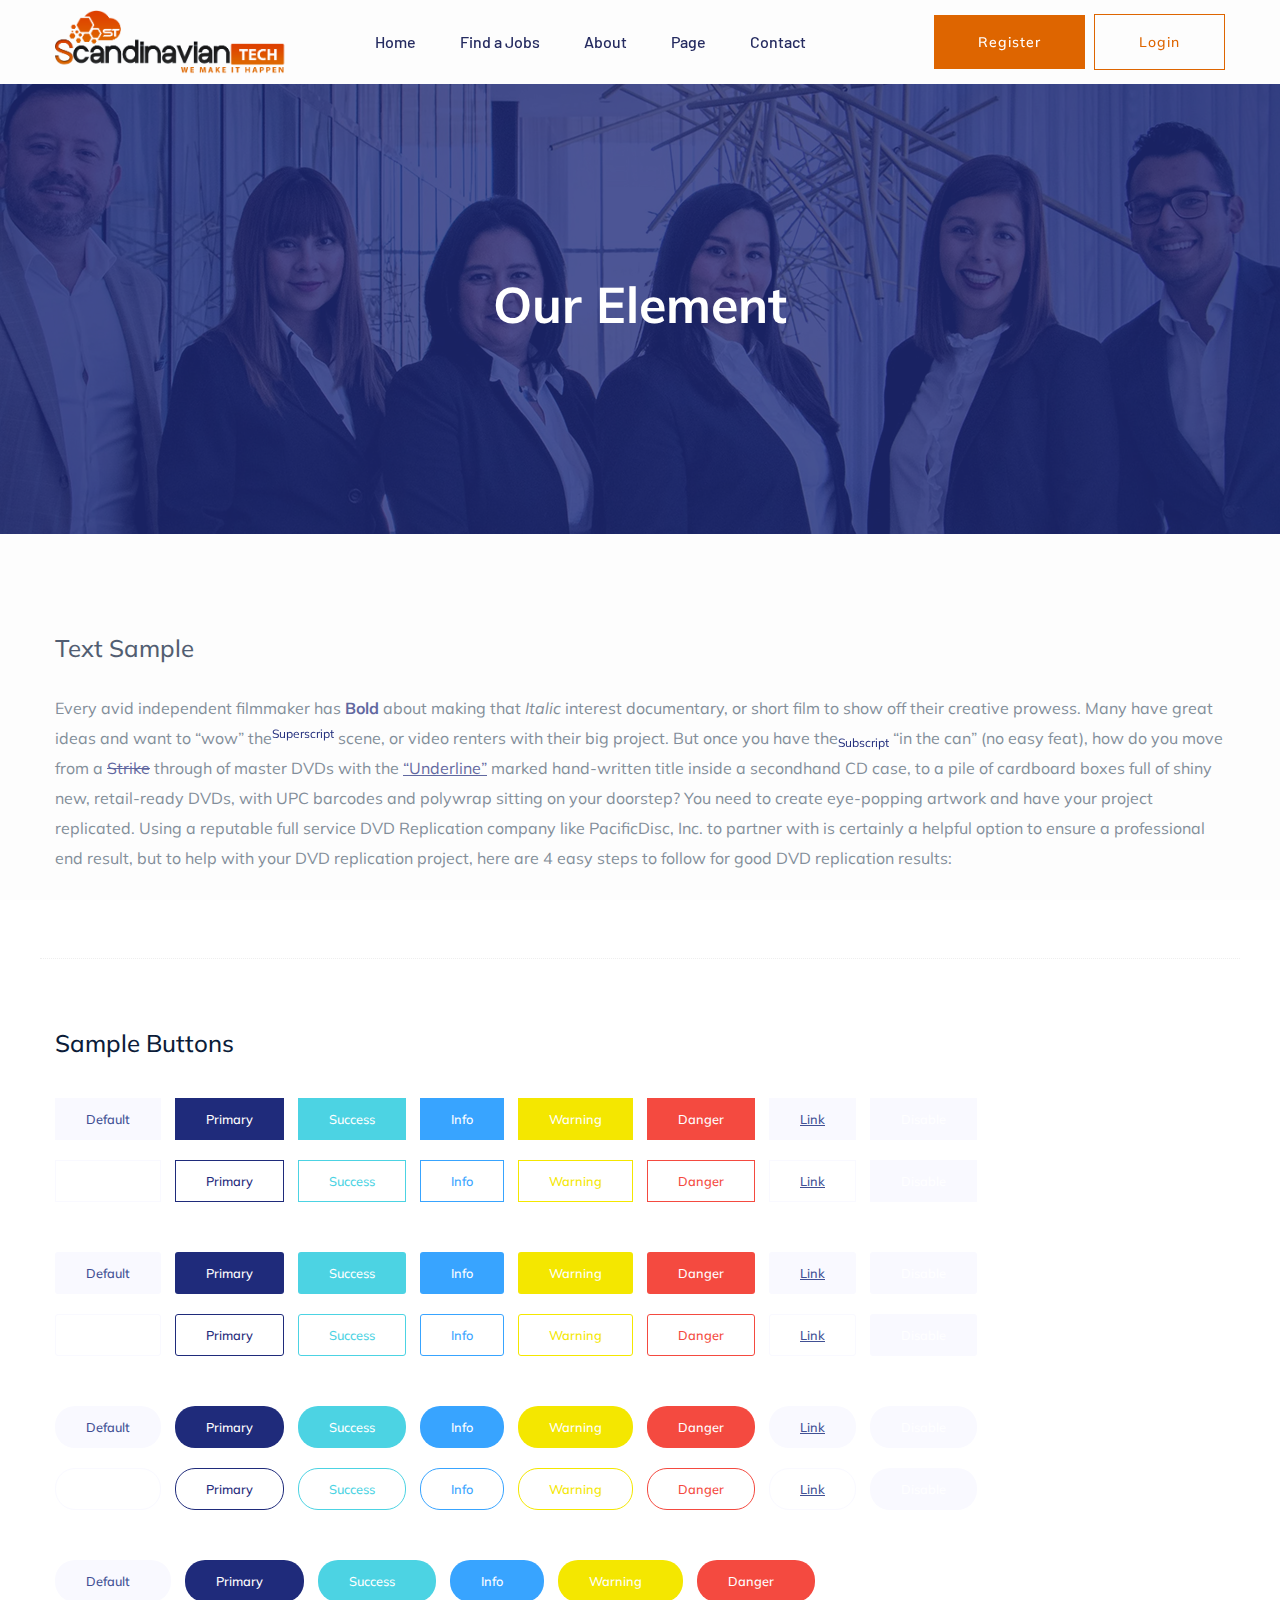
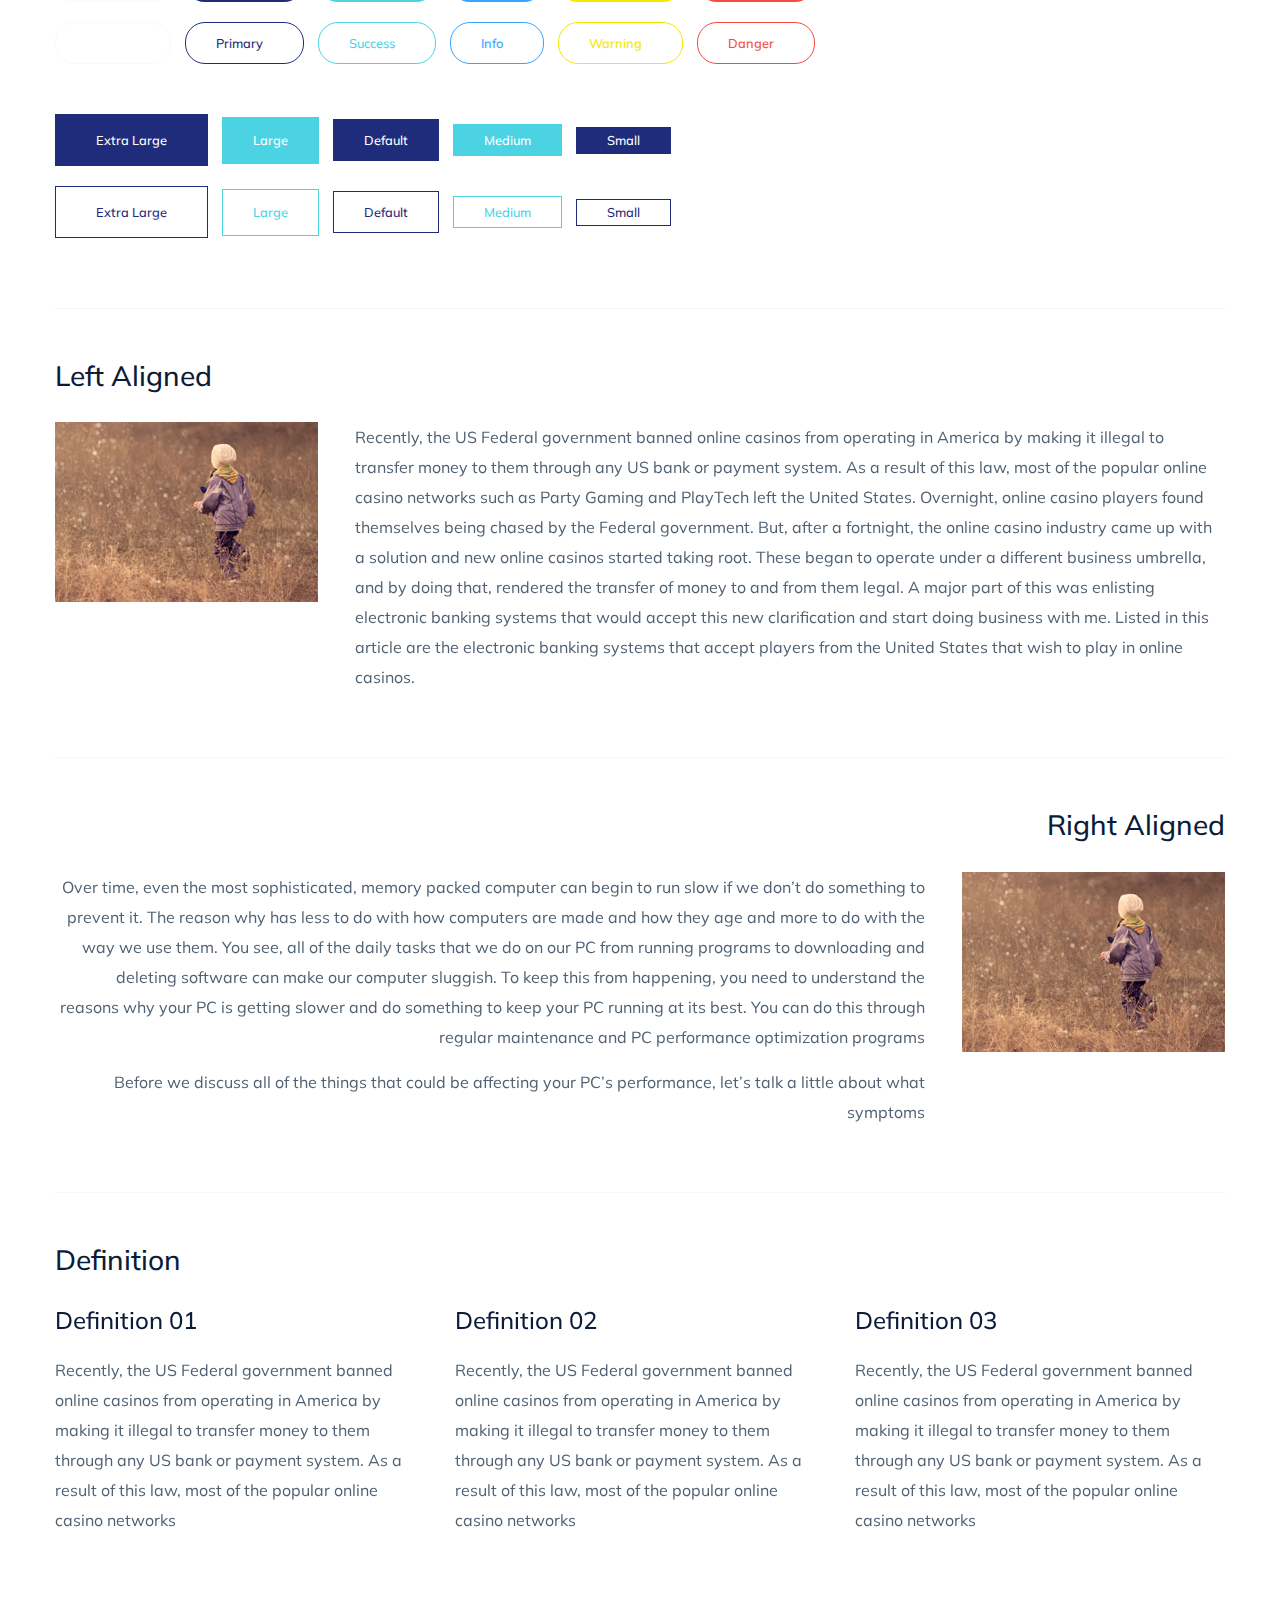
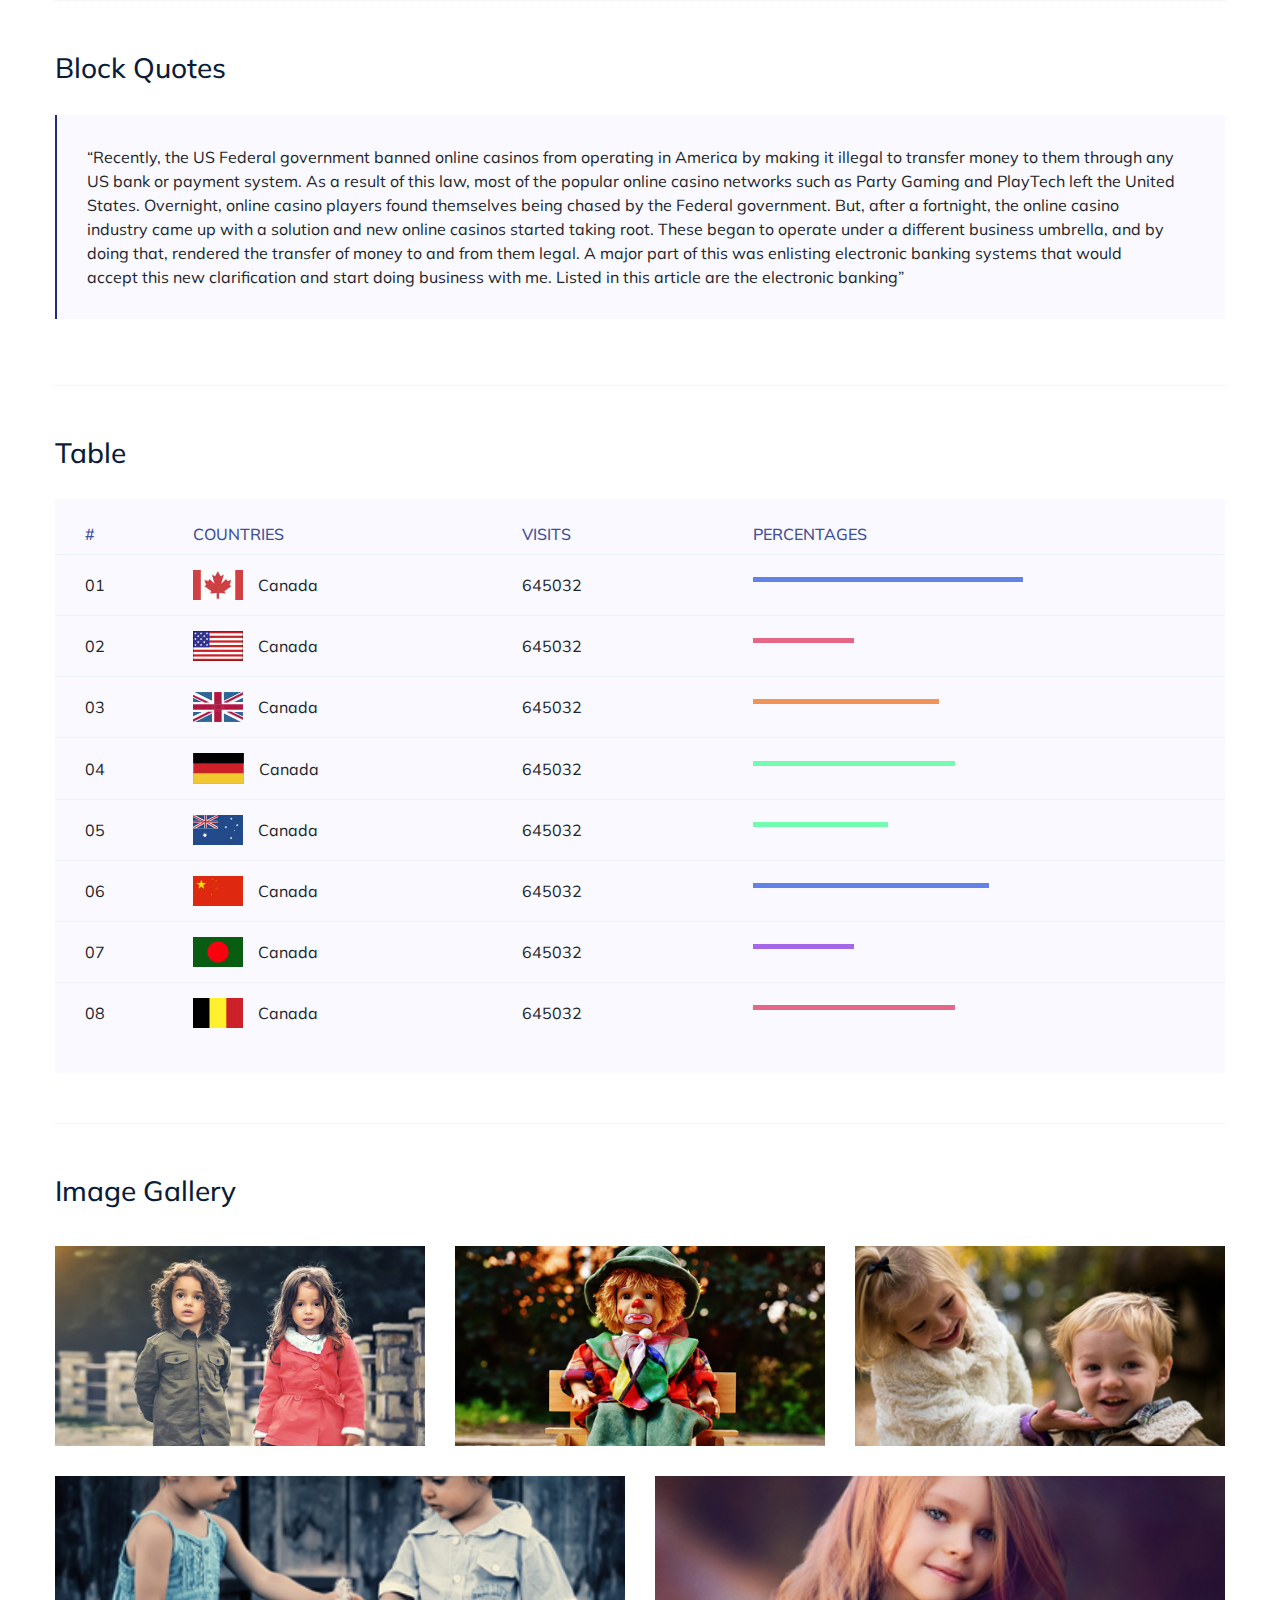
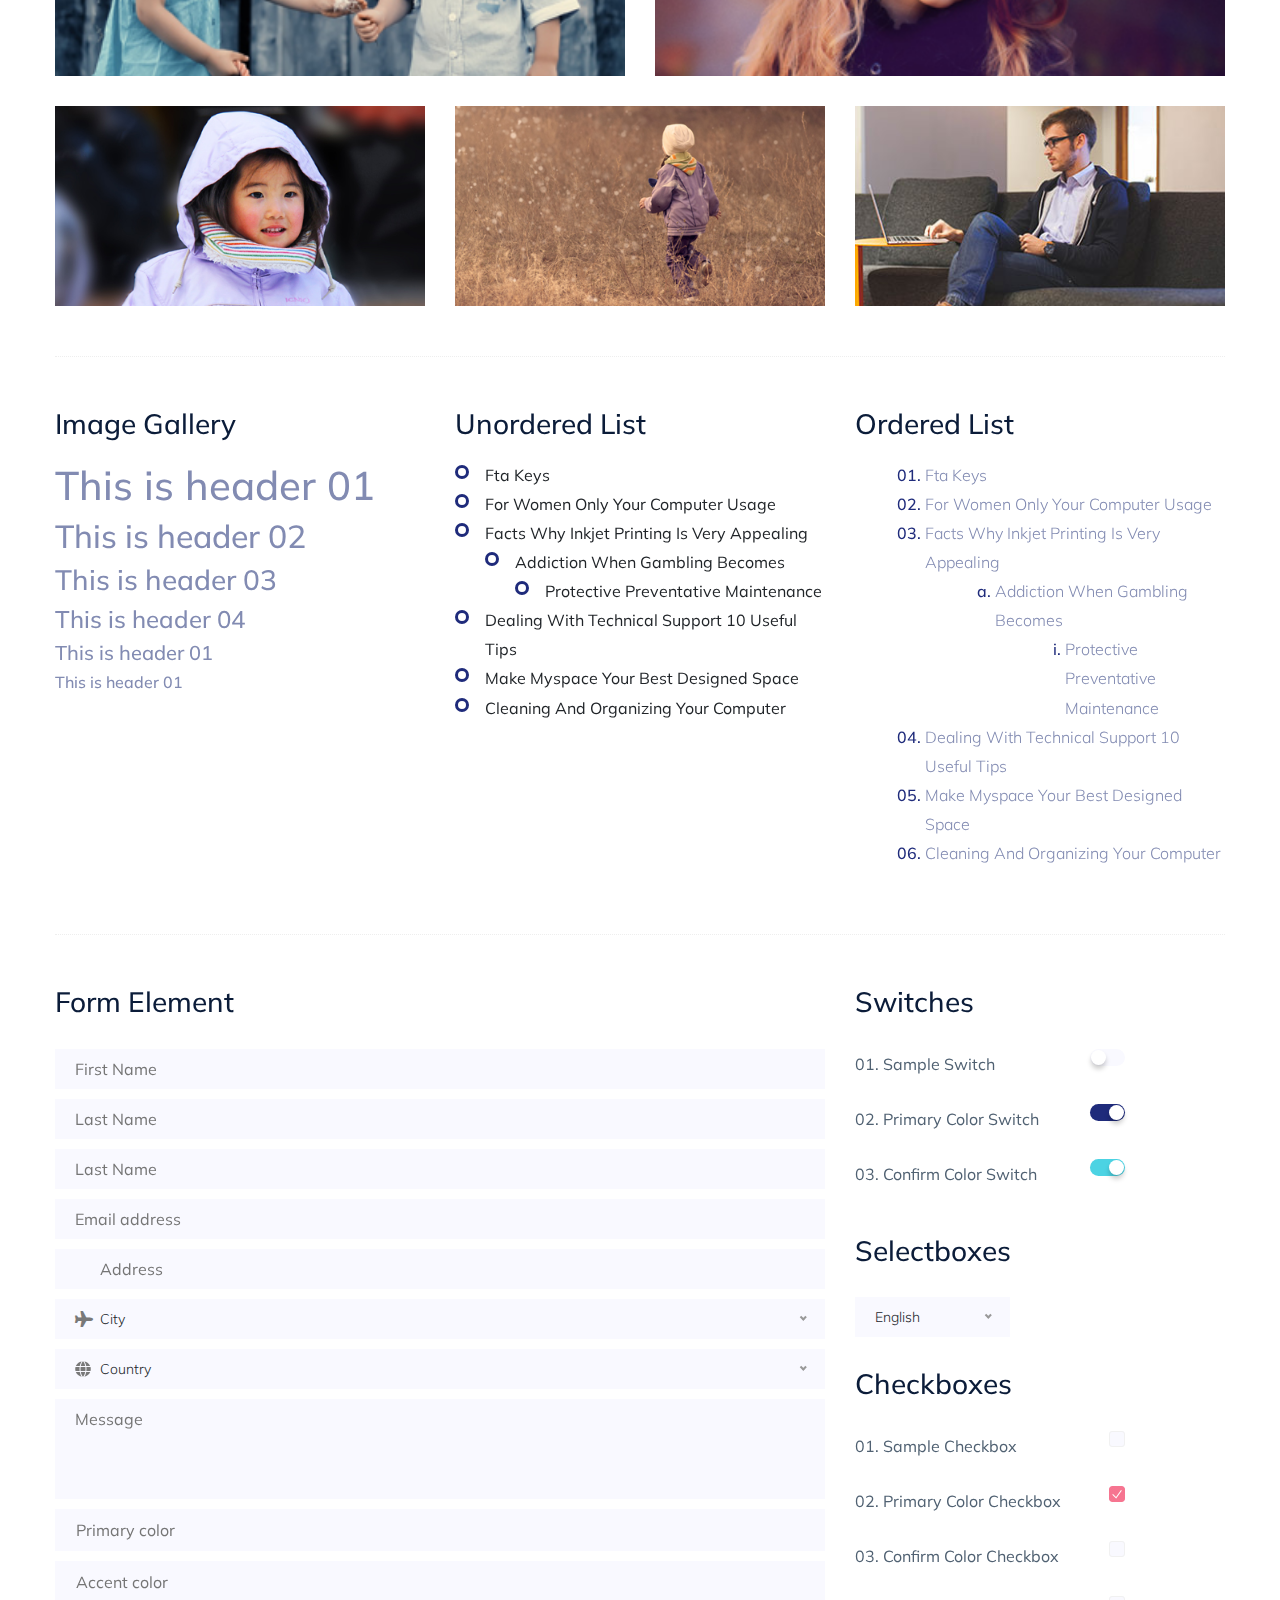
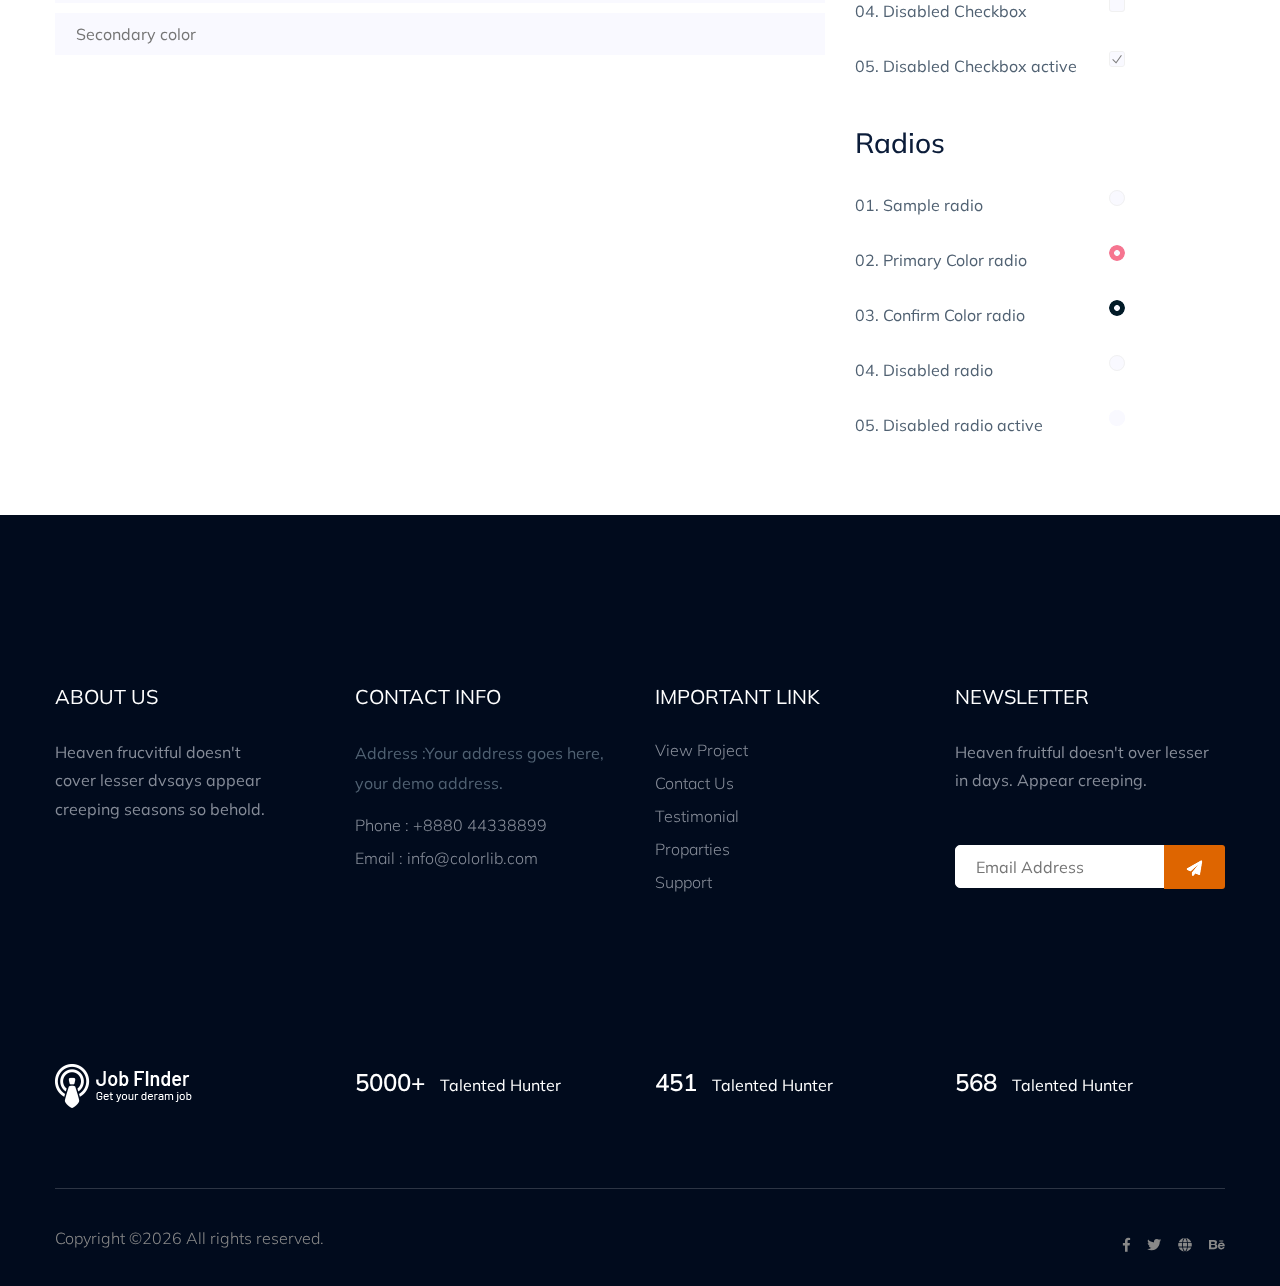
<file: elements.html>
<!doctype html>
<html class="no-js" lang="zxx">

<head>
	<meta charset="utf-8">
	<meta http-equiv="x-ua-compatible" content="ie=edge">
	<title>Scandinavian Tech AB </title>
	<meta name="description" content="">
	<meta name="viewport" content="width=device-width, initial-scale=1">
	<link rel="shortcut icon" type="image/x-icon" href="assets/img/favicon.png">
	
	<!-- CSS here -->
		<link rel="stylesheet" href="assets/css/bootstrap.min.css">
		<link rel="stylesheet" href="assets/css/owl.carousel.min.css">
		<link rel="stylesheet" href="assets/css/slicknav.css">
		<link rel="stylesheet" href="assets/css/price_rangs.css">
		<link rel="stylesheet" href="assets/css/animate.min.css">
		<link rel="stylesheet" href="assets/css/magnific-popup.css">
		<link rel="stylesheet" href="assets/css/fontawesome-all.min.css">
		<link rel="stylesheet" href="assets/css/themify-icons.css">
		<link rel="stylesheet" href="assets/css/slick.css">
		<link rel="stylesheet" href="assets/css/nice-select.css">
		<link rel="stylesheet" href="assets/css/style.css">
		<link rel="stylesheet" href="assets/css/responsive.css">
</head>

<body>
	
    <!-- Preloader Start -->
    <div id="preloader-active">
        <div class="preloader d-flex align-items-center justify-content-center">
            <div class="preloader-inner position-relative">
                <div class="preloader-circle"></div>
                <div class="preloader-img pere-text">
                    <img src="assets/img/logo/logo-small.png" alt="">
                </div>
            </div>
        </div>
    </div>
    <!-- Preloader Start -->
    <header>
        <!-- Header Start -->
       <div class="header-area header-transparrent">
           <div class="headder-top header-sticky">
                <div class="container">
                    <div class="row align-items-center">
                        <div class="col-lg-3 col-md-2">
                            <!-- Logo -->
                            <div class="logo">
                                <a href="index.html"><img  style="height: 64px" src="assets/img/logo/logo.png" alt=""></a>
                            </div>  
                        </div>
                        <div class="col-lg-9 col-md-9">
                            <div class="menu-wrapper">
                                <!-- Main-menu -->
                                <div class="main-menu">
                                    <nav class="d-none d-lg-block">
                                        <ul id="navigation">
                                            <li><a href="index.html">Home</a></li>
                                            <li><a href="job_listing.html">Find a Jobs </a></li>
                                            <li><a href="about.html">About</a></li>
                                            <li><a href="#">Page</a>
                                                <ul class="submenu">
                                                    <!-- <li><a href="blog.html">Blog</a></li>
                                                    <li><a href="single-blog.html">Blog Details</a></li>
                                                    <li><a href="elements.html">Elements</a></li> -->
                                                    <li><a href="job_details.html">job Details</a></li>
                                                </ul>
                                            </li>
                                            <li><a href="contact.html">Contact</a></li>
                                        </ul>
                                    </nav>
                                </div>          
                                <!-- Header-btn -->
                                <div class="header-btn d-none f-right d-lg-block">
                                    <a href="#" class="btn head-btn1">Register</a>
                                    <a href="#" class="btn head-btn2">Login</a>
                                </div>
                            </div>
                        </div>
                        <!-- Mobile Menu -->
                        <div class="col-12">
                            <div class="mobile_menu d-block d-lg-none"></div>
                        </div>
                    </div>
                </div>
           </div>
       </div>
        <!-- Header End -->
    </header>
	<!-- Hero Area Start-->
	<div class="slider-area ">
		<div class="single-slider section-overly slider-height2 d-flex align-items-center" data-background="assets/img/hero/about.jpg">
			<div class="container">
				<div class="row">
					<div class="col-xl-12">
						<div class="hero-cap text-center">
							<h2>Our Element</h2>
						</div>
					</div>
				</div>
			</div>
		</div>
	</div>
	<!-- Hero Area End -->
	<!-- Start Sample Area -->
	<section class="sample-text-area">
		<div class="container box_1170">
			<h3 class="text-heading">Text Sample</h3>
			<p class="sample-text">
				Every avid independent filmmaker has <b>Bold</b> about making that <i>Italic</i> interest documentary,
				or short
				film to show off their creative prowess. Many have great ideas and want to “wow”
				the<sup>Superscript</sup> scene,
				or video renters with their big project. But once you have the<sub>Subscript</sub> “in the can” (no easy
				feat), how
				do you move from a <del>Strike</del> through of master DVDs with the <u>“Underline”</u> marked
				hand-written title
				inside a secondhand CD case, to a pile of cardboard boxes full of shiny new, retail-ready DVDs, with UPC
				barcodes
				and polywrap sitting on your doorstep? You need to create eye-popping artwork and have your project
				replicated.
				Using a reputable full service DVD Replication company like PacificDisc, Inc. to partner with is
				certainly a
				helpful option to ensure a professional end result, but to help with your DVD replication project, here
				are 4 easy
				steps to follow for good DVD replication results:

			</p>
		</div>
	</section>
	<!-- End Sample Area -->
	<!-- Start Button -->
	<section class="button-area">
		<div class="container box_1170 border-top-generic">
			<h3 class="text-heading">Sample Buttons</h3>
			<div class="button-group-area">
				<a href="#" class="genric-btn default">Default</a>
				<a href="#" class="genric-btn primary">Primary</a>
				<a href="#" class="genric-btn success">Success</a>
				<a href="#" class="genric-btn info">Info</a>
				<a href="#" class="genric-btn warning">Warning</a>
				<a href="#" class="genric-btn danger">Danger</a>
				<a href="#" class="genric-btn link">Link</a>
				<a href="#" class="genric-btn disable">Disable</a>
			</div>
			<div class="button-group-area mt-10">
				<a href="#" class="genric-btn default-border">Default</a>
				<a href="#" class="genric-btn primary-border">Primary</a>
				<a href="#" class="genric-btn success-border">Success</a>
				<a href="#" class="genric-btn info-border">Info</a>
				<a href="#" class="genric-btn warning-border">Warning</a>
				<a href="#" class="genric-btn danger-border">Danger</a>
				<a href="#" class="genric-btn link-border">Link</a>
				<a href="#" class="genric-btn disable">Disable</a>
			</div>
			<div class="button-group-area mt-40">
				<a href="#" class="genric-btn default radius">Default</a>
				<a href="#" class="genric-btn primary radius">Primary</a>
				<a href="#" class="genric-btn success radius">Success</a>
				<a href="#" class="genric-btn info radius">Info</a>
				<a href="#" class="genric-btn warning radius">Warning</a>
				<a href="#" class="genric-btn danger radius">Danger</a>
				<a href="#" class="genric-btn link radius">Link</a>
				<a href="#" class="genric-btn disable radius">Disable</a>
			</div>
			<div class="button-group-area mt-10">
				<a href="#" class="genric-btn default-border radius">Default</a>
				<a href="#" class="genric-btn primary-border radius">Primary</a>
				<a href="#" class="genric-btn success-border radius">Success</a>
				<a href="#" class="genric-btn info-border radius">Info</a>
				<a href="#" class="genric-btn warning-border radius">Warning</a>
				<a href="#" class="genric-btn danger-border radius">Danger</a>
				<a href="#" class="genric-btn link-border radius">Link</a>
				<a href="#" class="genric-btn disable radius">Disable</a>
			</div>
			<div class="button-group-area mt-40">
				<a href="#" class="genric-btn default circle">Default</a>
				<a href="#" class="genric-btn primary circle">Primary</a>
				<a href="#" class="genric-btn success circle">Success</a>
				<a href="#" class="genric-btn info circle">Info</a>
				<a href="#" class="genric-btn warning circle">Warning</a>
				<a href="#" class="genric-btn danger circle">Danger</a>
				<a href="#" class="genric-btn link circle">Link</a>
				<a href="#" class="genric-btn disable circle">Disable</a>
			</div>
			<div class="button-group-area mt-10">
				<a href="#" class="genric-btn default-border circle">Default</a>
				<a href="#" class="genric-btn primary-border circle">Primary</a>
				<a href="#" class="genric-btn success-border circle">Success</a>
				<a href="#" class="genric-btn info-border circle">Info</a>
				<a href="#" class="genric-btn warning-border circle">Warning</a>
				<a href="#" class="genric-btn danger-border circle">Danger</a>
				<a href="#" class="genric-btn link-border circle">Link</a>
				<a href="#" class="genric-btn disable circle">Disable</a>
			</div>
			<div class="button-group-area mt-40">
				<a href="#" class="genric-btn default circle arrow">Default<span class="lnr lnr-arrow-right"></span></a>
				<a href="#" class="genric-btn primary circle arrow">Primary<span class="lnr lnr-arrow-right"></span></a>
				<a href="#" class="genric-btn success circle arrow">Success<span class="lnr lnr-arrow-right"></span></a>
				<a href="#" class="genric-btn info circle arrow">Info<span class="lnr lnr-arrow-right"></span></a>
				<a href="#" class="genric-btn warning circle arrow">Warning<span class="lnr lnr-arrow-right"></span></a>
				<a href="#" class="genric-btn danger circle arrow">Danger<span class="lnr lnr-arrow-right"></span></a>
			</div>
			<div class="button-group-area mt-10">
				<a href="#" class="genric-btn default-border circle arrow">Default<span
						class="lnr lnr-arrow-right"></span></a>
				<a href="#" class="genric-btn primary-border circle arrow">Primary<span
						class="lnr lnr-arrow-right"></span></a>
				<a href="#" class="genric-btn success-border circle arrow">Success<span
						class="lnr lnr-arrow-right"></span></a>
				<a href="#" class="genric-btn info-border circle arrow">Info<span
						class="lnr lnr-arrow-right"></span></a>
				<a href="#" class="genric-btn warning-border circle arrow">Warning<span
						class="lnr lnr-arrow-right"></span></a>
				<a href="#" class="genric-btn danger-border circle arrow">Danger<span
						class="lnr lnr-arrow-right"></span></a>
			</div>
			<div class="button-group-area mt-40">
				<a href="#" class="genric-btn primary e-large">Extra Large</a>
				<a href="#" class="genric-btn success large">Large</a>
				<a href="#" class="genric-btn primary">Default</a>
				<a href="#" class="genric-btn success medium">Medium</a>
				<a href="#" class="genric-btn primary small">Small</a>
			</div>
			<div class="button-group-area mt-10">
				<a href="#" class="genric-btn primary-border e-large">Extra Large</a>
				<a href="#" class="genric-btn success-border large">Large</a>
				<a href="#" class="genric-btn primary-border">Default</a>
				<a href="#" class="genric-btn success-border medium">Medium</a>
				<a href="#" class="genric-btn primary-border small">Small</a>
			</div>
		</div>
	</section>
	<!-- End Button -->
	<!-- Start Align Area -->
	<div class="whole-wrap">
		<div class="container box_1170">
			<div class="section-top-border">
				<h3 class="mb-30">Left Aligned</h3>
				<div class="row">
					<div class="col-md-3">
						<img src="assets/img/elements/d.jpg" alt="" class="img-fluid">
					</div>
					<div class="col-md-9 mt-sm-20">
						<p>Recently, the US Federal government banned online casinos from operating in America by making
							it illegal to
							transfer money to them through any US bank or payment system. As a result of this law, most
							of the popular
							online casino networks such as Party Gaming and PlayTech left the United States. Overnight,
							online casino
							players found themselves being chased by the Federal government. But, after a fortnight, the
							online casino
							industry came up with a solution and new online casinos started taking root. These began to
							operate under a
							different business umbrella, and by doing that, rendered the transfer of money to and from
							them legal. A major
							part of this was enlisting electronic banking systems that would accept this new
							clarification and start doing
							business with me. Listed in this article are the electronic banking systems that accept
							players from the United
							States that wish to play in online casinos.</p>
					</div>
				</div>
			</div>
			<div class="section-top-border text-right">
				<h3 class="mb-30">Right Aligned</h3>
				<div class="row">
					<div class="col-md-9">
						<p class="text-right">Over time, even the most sophisticated, memory packed computer can begin
							to run slow if we
							don’t do something to prevent it. The reason why has less to do with how computers are made
							and how they age and
							more to do with the way we use them. You see, all of the daily tasks that we do on our PC
							from running programs
							to downloading and deleting software can make our computer sluggish. To keep this from
							happening, you need to
							understand the reasons why your PC is getting slower and do something to keep your PC
							running at its best. You
							can do this through regular maintenance and PC performance optimization programs</p>
						<p class="text-right">Before we discuss all of the things that could be affecting your PC’s
							performance, let’s
							talk a little about what symptoms</p>
					</div>
					<div class="col-md-3">
						<img src="assets/img/elements/d.jpg" alt="" class="img-fluid">
					</div>
				</div>
			</div>
			<div class="section-top-border">
				<h3 class="mb-30">Definition</h3>
				<div class="row">
					<div class="col-md-4">
						<div class="single-defination">
							<h4 class="mb-20">Definition 01</h4>
							<p>Recently, the US Federal government banned online casinos from operating in America by
								making it illegal to
								transfer money to them through any US bank or payment system. As a result of this law,
								most of the popular
								online casino networks</p>
						</div>
					</div>
					<div class="col-md-4">
						<div class="single-defination">
							<h4 class="mb-20">Definition 02</h4>
							<p>Recently, the US Federal government banned online casinos from operating in America by
								making it illegal to
								transfer money to them through any US bank or payment system. As a result of this law,
								most of the popular
								online casino networks</p>
						</div>
					</div>
					<div class="col-md-4">
						<div class="single-defination">
							<h4 class="mb-20">Definition 03</h4>
							<p>Recently, the US Federal government banned online casinos from operating in America by
								making it illegal to
								transfer money to them through any US bank or payment system. As a result of this law,
								most of the popular
								online casino networks</p>
						</div>
					</div>
				</div>
			</div>
			<div class="section-top-border">
				<h3 class="mb-30">Block Quotes</h3>
				<div class="row">
					<div class="col-lg-12">
						<blockquote class="generic-blockquote">
							“Recently, the US Federal government banned online casinos from operating in America by
							making it illegal to
							transfer money to them through any US bank or payment system. As a result of this law, most
							of the popular
							online casino networks such as Party Gaming and PlayTech left the United States. Overnight,
							online casino
							players found themselves being chased by the Federal government. But, after a fortnight, the
							online casino
							industry came up with a solution and new online casinos started taking root. These began to
							operate under a
							different business umbrella, and by doing that, rendered the transfer of money to and from
							them legal. A major
							part of this was enlisting electronic banking systems that would accept this new
							clarification and start doing
							business with me. Listed in this article are the electronic banking”
						</blockquote>
					</div>
				</div>
			</div>
			<div class="section-top-border">
				<h3 class="mb-30">Table</h3>
				<div class="progress-table-wrap">
					<div class="progress-table">
						<div class="table-head">
							<div class="serial">#</div>
							<div class="country">Countries</div>
							<div class="visit">Visits</div>
							<div class="percentage">Percentages</div>
						</div>
						<div class="table-row">
							<div class="serial">01</div>
							<div class="country"> <img src="assets/img/elements/f1.jpg" alt="flag">Canada</div>
							<div class="visit">645032</div>
							<div class="percentage">
								<div class="progress">
									<div class="progress-bar color-1" role="progressbar" style="width: 80%"
										aria-valuenow="80" aria-valuemin="0" aria-valuemax="100"></div>
								</div>
							</div>
						</div>
						<div class="table-row">
							<div class="serial">02</div>
							<div class="country"> <img src="assets/img/elements/f2.jpg" alt="flag">Canada</div>
							<div class="visit">645032</div>
							<div class="percentage">
								<div class="progress">
									<div class="progress-bar color-2" role="progressbar" style="width: 30%"
										aria-valuenow="30" aria-valuemin="0" aria-valuemax="100"></div>
								</div>
							</div>
						</div>
						<div class="table-row">
							<div class="serial">03</div>
							<div class="country"> <img src="assets/img/elements/f3.jpg" alt="flag">Canada</div>
							<div class="visit">645032</div>
							<div class="percentage">
								<div class="progress">
									<div class="progress-bar color-3" role="progressbar" style="width: 55%"
										aria-valuenow="55" aria-valuemin="0" aria-valuemax="100"></div>
								</div>
							</div>
						</div>
						<div class="table-row">
							<div class="serial">04</div>
							<div class="country"> <img src="assets/img/elements/f4.jpg" alt="flag">Canada</div>
							<div class="visit">645032</div>
							<div class="percentage">
								<div class="progress">
									<div class="progress-bar color-4" role="progressbar" style="width: 60%"
										aria-valuenow="60" aria-valuemin="0" aria-valuemax="100"></div>
								</div>
							</div>
						</div>
						<div class="table-row">
							<div class="serial">05</div>
							<div class="country"> <img src="assets/img/elements/f5.jpg" alt="flag">Canada</div>
							<div class="visit">645032</div>
							<div class="percentage">
								<div class="progress">
									<div class="progress-bar color-5" role="progressbar" style="width: 40%"
										aria-valuenow="40" aria-valuemin="0" aria-valuemax="100"></div>
								</div>
							</div>
						</div>
						<div class="table-row">
							<div class="serial">06</div>
							<div class="country"> <img src="assets/img/elements/f6.jpg" alt="flag">Canada</div>
							<div class="visit">645032</div>
							<div class="percentage">
								<div class="progress">
									<div class="progress-bar color-6" role="progressbar" style="width: 70%"
										aria-valuenow="70" aria-valuemin="0" aria-valuemax="100"></div>
								</div>
							</div>
						</div>
						<div class="table-row">
							<div class="serial">07</div>
							<div class="country"> <img src="assets/img/elements/f7.jpg" alt="flag">Canada</div>
							<div class="visit">645032</div>
							<div class="percentage">
								<div class="progress">
									<div class="progress-bar color-7" role="progressbar" style="width: 30%"
										aria-valuenow="30" aria-valuemin="0" aria-valuemax="100"></div>
								</div>
							</div>
						</div>
						<div class="table-row">
							<div class="serial">08</div>
							<div class="country"> <img src="assets/img/elements/f8.jpg" alt="flag">Canada</div>
							<div class="visit">645032</div>
							<div class="percentage">
								<div class="progress">
									<div class="progress-bar color-8" role="progressbar" style="width: 60%"
										aria-valuenow="60" aria-valuemin="0" aria-valuemax="100"></div>
								</div>
							</div>
						</div>
					</div>
				</div>
			</div>
			<div class="section-top-border">
				<h3>Image Gallery</h3>
				<div class="row gallery-item">
					<div class="col-md-4">
						<a href="assets/img/elements/g1.jpg" class="img-pop-up">
							<div class="single-gallery-image" style="background: url(assets/img/elements/g1.jpg);"></div>
						</a>
					</div>
					<div class="col-md-4">
						<a href="assets/img/elements/g2.jpg" class="img-pop-up">
							<div class="single-gallery-image" style="background: url(assets/img/elements/g2.jpg);"></div>
						</a>
					</div>
					<div class="col-md-4">
						<a href="assets/img/elements/g3.jpg" class="img-pop-up">
							<div class="single-gallery-image" style="background: url(assets/img/elements/g3.jpg);"></div>
						</a>
					</div>
					<div class="col-md-6">
						<a href="assets/img/elements/g4.jpg" class="img-pop-up">
							<div class="single-gallery-image" style="background: url(assets/img/elements/g4.jpg);"></div>
						</a>
					</div>
					<div class="col-md-6">
						<a href="assets/img/elements/g5.jpg" class="img-pop-up">
							<div class="single-gallery-image" style="background: url(assets/img/elements/g5.jpg);"></div>
						</a>
					</div>
					<div class="col-md-4">
						<a href="assets/img/elements/g6.jpg" class="img-pop-up">
							<div class="single-gallery-image" style="background: url(assets/img/elements/g6.jpg);"></div>
						</a>
					</div>
					<div class="col-md-4">
						<a href="assets/img/elements/g7.jpg" class="img-pop-up">
							<div class="single-gallery-image" style="background: url(assets/img/elements/g7.jpg);"></div>
						</a>
					</div>
					<div class="col-md-4">
						<a href="assets/img/elements/g8.jpg" class="img-pop-up">
							<div class="single-gallery-image" style="background: url(assets/img/elements/g8.jpg);"></div>
						</a>
					</div>
				</div>
			</div>
			<div class="section-top-border">
				<div class="row">
					<div class="col-md-4">
						<h3 class="mb-20">Image Gallery</h3>
						<div class="typography">
							<h1>This is header 01</h1>
							<h2>This is header 02</h2>
							<h3>This is header 03</h3>
							<h4>This is header 04</h4>
							<h5>This is header 01</h5>
							<h6>This is header 01</h6>
						</div>
					</div>
					<div class="col-md-4 mt-sm-30">
						<h3 class="mb-20">Unordered List</h3>
						<div class="">
							<ul class="unordered-list">
								<li>Fta Keys</li>
								<li>For Women Only Your Computer Usage</li>
								<li>Facts Why Inkjet Printing Is Very Appealing
									<ul>
										<li>Addiction When Gambling Becomes
											<ul>
												<li>Protective Preventative Maintenance</li>
											</ul>
										</li>
									</ul>
								</li>
								<li>Dealing With Technical Support 10 Useful Tips</li>
								<li>Make Myspace Your Best Designed Space</li>
								<li>Cleaning And Organizing Your Computer</li>
							</ul>
						</div>
					</div>
					<div class="col-md-4 mt-sm-30">
						<h3 class="mb-20">Ordered List</h3>
						<div class="">
							<ol class="ordered-list">
								<li><span>Fta Keys</span></li>
								<li><span>For Women Only Your Computer Usage</span></li>
								<li><span>Facts Why Inkjet Printing Is Very Appealing</span>
									<ol class="ordered-list-alpha">
										<li><span>Addiction When Gambling Becomes</span>
											<ol class="ordered-list-roman">
												<li><span>Protective Preventative Maintenance</span></li>
											</ol>
										</li>
									</ol>
								</li>
								<li><span>Dealing With Technical Support 10 Useful Tips</span></li>
								<li><span>Make Myspace Your Best Designed Space</span></li>
								<li><span>Cleaning And Organizing Your Computer</span></li>
							</ol>
						</div>
					</div>
				</div>
			</div>
			<div class="section-top-border">
				<div class="row">
					<div class="col-lg-8 col-md-8">
						<h3 class="mb-30">Form Element</h3>
						<form action="#">
							<div class="mt-10">
								<input type="text" name="first_name" placeholder="First Name"
									onfocus="this.placeholder = ''" onblur="this.placeholder = 'First Name'" required
									class="single-input">
							</div>
							<div class="mt-10">
								<input type="text" name="last_name" placeholder="Last Name"
									onfocus="this.placeholder = ''" onblur="this.placeholder = 'Last Name'" required
									class="single-input">
							</div>
							<div class="mt-10">
								<input type="text" name="last_name" placeholder="Last Name"
									onfocus="this.placeholder = ''" onblur="this.placeholder = 'Last Name'" required
									class="single-input">
							</div>
							<div class="mt-10">
								<input type="email" name="EMAIL" placeholder="Email address"
									onfocus="this.placeholder = ''" onblur="this.placeholder = 'Email address'" required
									class="single-input">
							</div>
							<div class="input-group-icon mt-10">
								<div class="icon"><i class="fa fa-thumb-tack" aria-hidden="true"></i></div>
								<input type="text" name="address" placeholder="Address" onfocus="this.placeholder = ''"
									onblur="this.placeholder = 'Address'" required class="single-input">
							</div>
							<div class="input-group-icon mt-10">
								<div class="icon"><i class="fa fa-plane" aria-hidden="true"></i></div>
								<div class="form-select" id="default-select"">
											<select>
												<option value=" 1">City</option>
									<option value="1">Dhaka</option>
									<option value="1">Dilli</option>
									<option value="1">Newyork</option>
									<option value="1">Islamabad</option>
									</select>
								</div>
							</div>
							<div class="input-group-icon mt-10">
								<div class="icon"><i class="fa fa-globe" aria-hidden="true"></i></div>
								<div class="form-select" id="default-select"">
											<select>
												<option value=" 1">Country</option>
									<option value="1">Bangladesh</option>
									<option value="1">India</option>
									<option value="1">England</option>
									<option value="1">Srilanka</option>
									</select>
								</div>
							</div>

							<div class="mt-10">
								<textarea class="single-textarea" placeholder="Message" onfocus="this.placeholder = ''"
									onblur="this.placeholder = 'Message'" required></textarea>
							</div>
							<!-- For Gradient Border Use -->
							<!-- <div class="mt-10">
										<div class="primary-input">
											<input id="primary-input" type="text" name="first_name" placeholder="Primary color" onfocus="this.placeholder = ''" onblur="this.placeholder = 'Primary color'">
											<label for="primary-input"></label>
										</div>
									</div> -->
							<div class="mt-10">
								<input type="text" name="first_name" placeholder="Primary color"
									onfocus="this.placeholder = ''" onblur="this.placeholder = 'Primary color'" required
									class="single-input-primary">
							</div>
							<div class="mt-10">
								<input type="text" name="first_name" placeholder="Accent color"
									onfocus="this.placeholder = ''" onblur="this.placeholder = 'Accent color'" required
									class="single-input-accent">
							</div>
							<div class="mt-10">
								<input type="text" name="first_name" placeholder="Secondary color"
									onfocus="this.placeholder = ''" onblur="this.placeholder = 'Secondary color'"
									required class="single-input-secondary">
							</div>
						</form>
					</div>
					<div class="col-lg-3 col-md-4 mt-sm-30">
						<div class="single-element-widget">
							<h3 class="mb-30">Switches</h3>
							<div class="switch-wrap d-flex justify-content-between">
								<p>01. Sample Switch</p>
								<div class="primary-switch">
									<input type="checkbox" id="default-switch">
									<label for="default-switch"></label>
								</div>
							</div>
							<div class="switch-wrap d-flex justify-content-between">
								<p>02. Primary Color Switch</p>
								<div class="primary-switch">
									<input type="checkbox" id="primary-switch" checked>
									<label for="primary-switch"></label>
								</div>
							</div>
							<div class="switch-wrap d-flex justify-content-between">
								<p>03. Confirm Color Switch</p>
								<div class="confirm-switch">
									<input type="checkbox" id="confirm-switch" checked>
									<label for="confirm-switch"></label>
								</div>
							</div>
						</div>
						<div class="single-element-widget mt-30">
							<h3 class="mb-30">Selectboxes</h3>
							<div class="default-select" id="default-select"">
										<select>
											<option value=" 1">English</option>
								<option value="1">Spanish</option>
								<option value="1">Arabic</option>
								<option value="1">Portuguise</option>
								<option value="1">Bengali</option>
								</select>
							</div>
						</div>
						<div class="single-element-widget mt-30">
							<h3 class="mb-30">Checkboxes</h3>
							<div class="switch-wrap d-flex justify-content-between">
								<p>01. Sample Checkbox</p>
								<div class="primary-checkbox">
									<input type="checkbox" id="default-checkbox">
									<label for="default-checkbox"></label>
								</div>
							</div>
							<div class="switch-wrap d-flex justify-content-between">
								<p>02. Primary Color Checkbox</p>
								<div class="primary-checkbox">
									<input type="checkbox" id="primary-checkbox" checked>
									<label for="primary-checkbox"></label>
								</div>
							</div>
							<div class="switch-wrap d-flex justify-content-between">
								<p>03. Confirm Color Checkbox</p>
								<div class="confirm-checkbox">
									<input type="checkbox" id="confirm-checkbox">
									<label for="confirm-checkbox"></label>
								</div>
							</div>
							<div class="switch-wrap d-flex justify-content-between">
								<p>04. Disabled Checkbox</p>
								<div class="disabled-checkbox">
									<input type="checkbox" id="disabled-checkbox" disabled>
									<label for="disabled-checkbox"></label>
								</div>
							</div>
							<div class="switch-wrap d-flex justify-content-between">
								<p>05. Disabled Checkbox active</p>
								<div class="disabled-checkbox">
									<input type="checkbox" id="disabled-checkbox-active" checked disabled>
									<label for="disabled-checkbox-active"></label>
								</div>
							</div>
						</div>
						<div class="single-element-widget mt-30">
							<h3 class="mb-30">Radios</h3>
							<div class="switch-wrap d-flex justify-content-between">
								<p>01. Sample radio</p>
								<div class="primary-radio">
									<input type="checkbox" id="default-radio">
									<label for="default-radio"></label>
								</div>
							</div>
							<div class="switch-wrap d-flex justify-content-between">
								<p>02. Primary Color radio</p>
								<div class="primary-radio">
									<input type="checkbox" id="primary-radio" checked>
									<label for="primary-radio"></label>
								</div>
							</div>
							<div class="switch-wrap d-flex justify-content-between">
								<p>03. Confirm Color radio</p>
								<div class="confirm-radio">
									<input type="checkbox" id="confirm-radio" checked>
									<label for="confirm-radio"></label>
								</div>
							</div>
							<div class="switch-wrap d-flex justify-content-between">
								<p>04. Disabled radio</p>
								<div class="disabled-radio">
									<input type="checkbox" id="disabled-radio" disabled>
									<label for="disabled-radio"></label>
								</div>
							</div>
							<div class="switch-wrap d-flex justify-content-between">
								<p>05. Disabled radio active</p>
								<div class="disabled-radio">
									<input type="checkbox" id="disabled-radio-active" checked disabled>
									<label for="disabled-radio-active"></label>
								</div>
							</div>
						</div>
					</div>
				</div>
			</div>
		</div>
	</div>
	<!-- End Align Area -->
	<footer>
		<!-- Footer Start-->
		<div class="footer-area footer-bg footer-padding">
			<div class="container">
				<div class="row d-flex justify-content-between">
					<div class="col-xl-3 col-lg-3 col-md-4 col-sm-6">
					   <div class="single-footer-caption mb-50">
						 <div class="single-footer-caption mb-30">
							 <div class="footer-tittle">
								 <h4>About Us</h4>
								 <div class="footer-pera">
									 <p>Heaven frucvitful doesn't cover lesser dvsays appear creeping seasons so behold.</p>
								</div>
							 </div>
						 </div>
  
					   </div>
					</div>
					<div class="col-xl-3 col-lg-3 col-md-4 col-sm-5">
						<div class="single-footer-caption mb-50">
							<div class="footer-tittle">
								<h4>Contact Info</h4>
								<ul>
									<li>
									<p>Address :Your address goes
										here, your demo address.</p>
									</li>
									<li><a href="#">Phone : +8880 44338899</a></li>
									<li><a href="#">Email : info@colorlib.com</a></li>
								</ul>
							</div>
  
						</div>
					</div>
					<div class="col-xl-3 col-lg-3 col-md-4 col-sm-5">
						<div class="single-footer-caption mb-50">
							<div class="footer-tittle">
								<h4>Important Link</h4>
								<ul>
									<li><a href="#"> View Project</a></li>
									<li><a href="#">Contact Us</a></li>
									<li><a href="#">Testimonial</a></li>
									<li><a href="#">Proparties</a></li>
									<li><a href="#">Support</a></li>
								</ul>
							</div>
						</div>
					</div>
					<div class="col-xl-3 col-lg-3 col-md-4 col-sm-5">
						<div class="single-footer-caption mb-50">
							<div class="footer-tittle">
								<h4>Newsletter</h4>
								<div class="footer-pera footer-pera2">
								 <p>Heaven fruitful doesn't over lesser in days. Appear creeping.</p>
							 </div>
							 <!-- Form -->
							 <div class="footer-form" >
								 <div id="mc_embed_signup">
									 <form target="_blank" action="https://spondonit.us12.list-manage.com/subscribe/post?u=1462626880ade1ac87bd9c93a&amp;id=92a4423d01"
									 method="get" class="subscribe_form relative mail_part">
										 <input type="email" name="email" id="newsletter-form-email" placeholder="Email Address"
										 class="placeholder hide-on-focus" onfocus="this.placeholder = ''"
										 onblur="this.placeholder = ' Email Address '">
										 <div class="form-icon">
											 <button type="submit" name="submit" id="newsletter-submit"
											 class="email_icon newsletter-submit button-contactForm"><img src="assets/img/icon/form.png" alt=""></button>
										 </div>
										 <div class="mt-10 info"></div>
									 </form>
								 </div>
							 </div>
							</div>
						</div>
					</div>
				</div>
			   <!--  -->
			   <div class="row footer-wejed justify-content-between">
					   <div class="col-xl-3 col-lg-3 col-md-4 col-sm-6">
						  <!-- logo -->
						  <div class="footer-logo mb-20">
							<a href="index.html"><img src="assets/img/logo/logo2_footer.png" alt=""></a>
						  </div>
					   </div>
					   <div class="col-xl-3 col-lg-3 col-md-4 col-sm-5">
						<div class="footer-tittle-bottom">
							<span>5000+</span>
							<p>Talented Hunter</p>
						</div>
					   </div>
					   <div class="col-xl-3 col-lg-3 col-md-4 col-sm-5">
							<div class="footer-tittle-bottom">
								<span>451</span>
								<p>Talented Hunter</p>
							</div>
					   </div>
					   <div class="col-xl-3 col-lg-3 col-md-4 col-sm-5">
							<!-- Footer Bottom Tittle -->
							<div class="footer-tittle-bottom">
								<span>568</span>
								<p>Talented Hunter</p>
							</div>
					   </div>
			   </div>
			</div>
		</div>
		<!-- footer-bottom area -->
		<div class="footer-bottom-area footer-bg">
			<div class="container">
				<div class="footer-border">
					 <div class="row d-flex justify-content-between align-items-center">
						 <div class="col-xl-10 col-lg-10 ">
							 <div class="footer-copy-right">
								 <p><!-- Link back to Colorlib can't be removed. Template is licensed under CC BY 3.0. -->
  Copyright &copy;<script>document.write(new Date().getFullYear());</script> All rights reserved.
  <!-- Link back to Colorlib can't be removed. Template is licensed under CC BY 3.0. --></p>
							 </div>
						 </div>
						 <div class="col-xl-2 col-lg-2">
							 <div class="footer-social f-right">
								 <a href="#"><i class="fab fa-facebook-f"></i></a>
								 <a href="#"><i class="fab fa-twitter"></i></a>
								 <a href="#"><i class="fas fa-globe"></i></a>
								 <a href="#"><i class="fab fa-behance"></i></a>
							 </div>
						 </div>
					 </div>
				</div>
			</div>
		</div>
		<!-- Footer End-->
	</footer>
	
<!-- JS here -->
		<!-- All JS Custom Plugins Link Here here -->
        <script src="./assets/js/vendor/modernizr-3.5.0.min.js"></script>
		<!-- Jquery, Popper, Bootstrap -->
		<script src="./assets/js/vendor/jquery-1.12.4.min.js"></script>
        <script src="./assets/js/popper.min.js"></script>
        <script src="./assets/js/bootstrap.min.js"></script>
	    <!-- Jquery Mobile Menu -->
        <script src="./assets/js/jquery.slicknav.min.js"></script>

		<!-- Jquery Slick , Owl-Carousel Plugins -->
        <script src="./assets/js/owl.carousel.min.js"></script>
		<script src="./assets/js/slick.min.js"></script>
		<script src="./assets/js/price_rangs.js"></script>
		
		<!-- One Page, Animated-HeadLin -->
        <script src="./assets/js/wow.min.js"></script>
		<script src="./assets/js/animated.headline.js"></script>
		<script src="./assets/js/jquery.magnific-popup.js"></script>
		
		<!-- Scrollup, nice-select, sticky -->
        <script src="./assets/js/jquery.scrollUp.min.js"></script>
        <script src="./assets/js/jquery.nice-select.min.js"></script>
		<script src="./assets/js/jquery.sticky.js"></script>
        
        <!-- contact js -->
        <script src="./assets/js/contact.js"></script>
        <script src="./assets/js/jquery.form.js"></script>
        <script src="./assets/js/jquery.validate.min.js"></script>
        <script src="./assets/js/mail-script.js"></script>
        <script src="./assets/js/jquery.ajaxchimp.min.js"></script>
        
		<!-- Jquery Plugins, main Jquery -->	
        <script src="./assets/js/plugins.js"></script>
        <script src="./assets/js/main.js"></script>
        
</body>
</html>
</file>
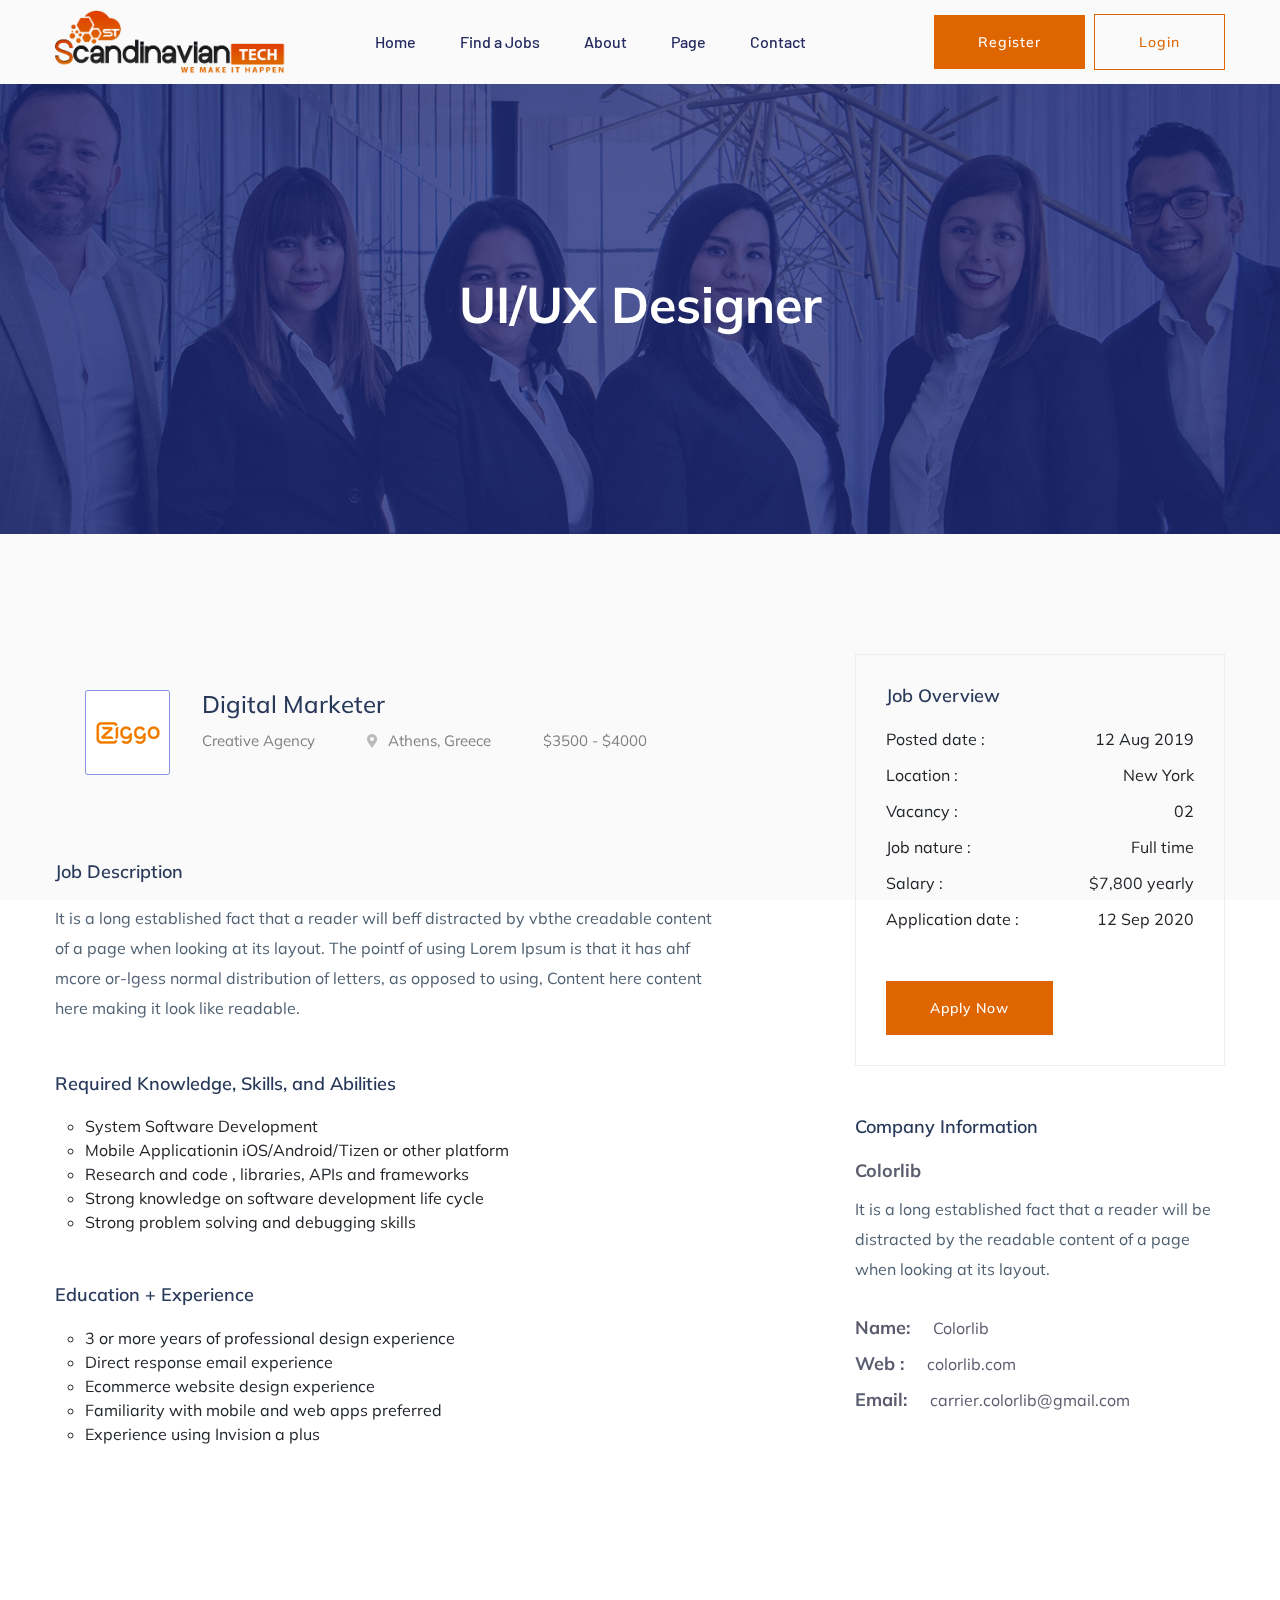
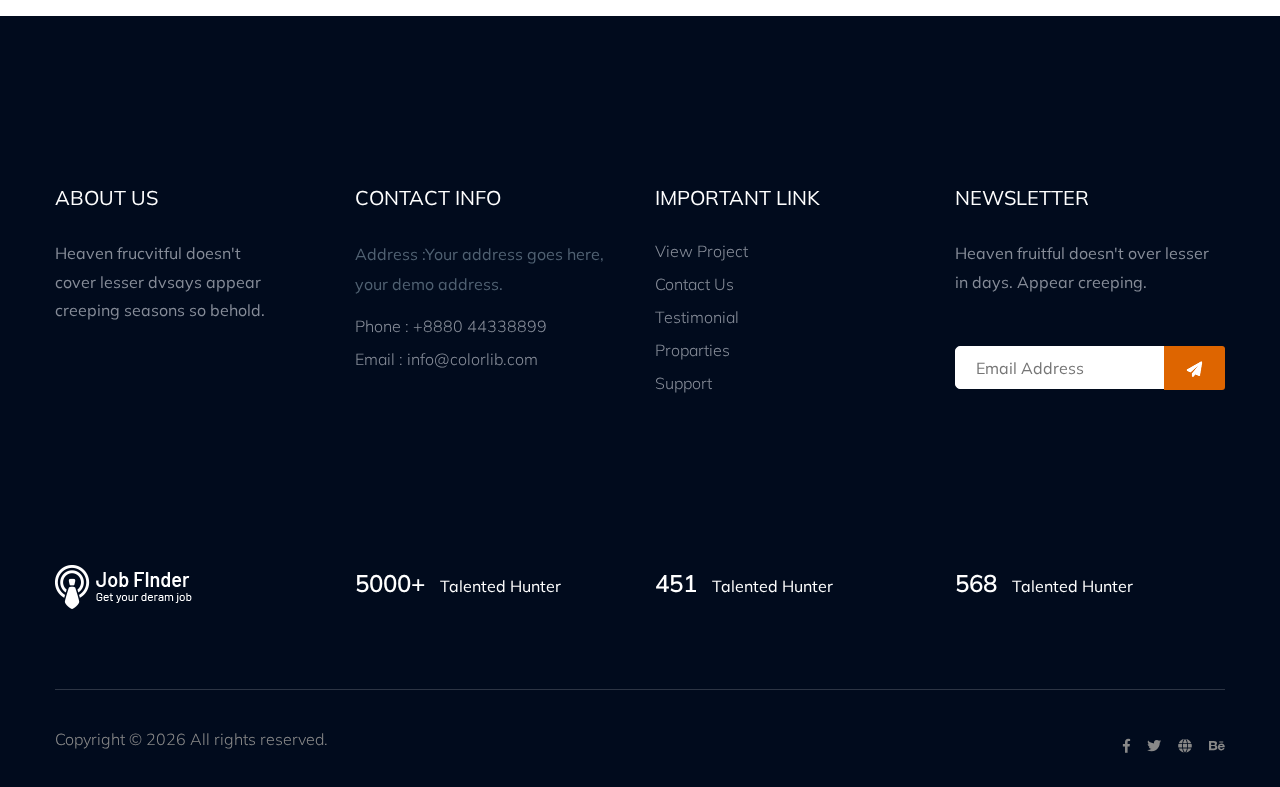
<file: job_details.html>
<!DOCTYPE html>
<html class="no-js" lang="zxx">
  <head>
    <meta charset="utf-8" />
    <meta http-equiv="x-ua-compatible" content="ie=edge" />
    <title>Scandinavian Tech AB</title>
    <meta name="description" content="" />
    <meta name="viewport" content="width=device-width, initial-scale=1" />
    <link rel="manifest" href="site.webmanifest" />
    <link
      rel="shortcut icon"
      type="image/x-icon"
      href="assets/img/favicon.ico"
    />

    <!-- CSS here -->
    <link rel="stylesheet" href="assets/css/bootstrap.min.css" />
    <link rel="stylesheet" href="assets/css/owl.carousel.min.css" />
    <link rel="stylesheet" href="assets/css/flaticon.css" />
    <link rel="stylesheet" href="assets/css/slicknav.css" />
    <link rel="stylesheet" href="assets/css/price_rangs.css" />
    <link rel="stylesheet" href="assets/css/animate.min.css" />
    <link rel="stylesheet" href="assets/css/magnific-popup.css" />
    <link rel="stylesheet" href="assets/css/fontawesome-all.min.css" />
    <link rel="stylesheet" href="assets/css/themify-icons.css" />
    <link rel="stylesheet" href="assets/css/slick.css" />
    <link rel="stylesheet" href="assets/css/nice-select.css" />
    <link rel="stylesheet" href="assets/css/style.css" />
  </head>

  <body>
    <!-- Preloader Start -->
    <div id="preloader-active">
      <div class="preloader d-flex align-items-center justify-content-center">
        <div class="preloader-inner position-relative">
          <div class="preloader-circle"></div>
          <div class="preloader-img pere-text">
            <img src="assets/img/logo/logo-small.png" alt="" />
          </div>
        </div>
      </div>
    </div>
    <!-- Preloader Start -->
    <header>
      <!-- Header Start -->
      <div class="header-area header-transparrent">
        <div class="headder-top header-sticky">
          <div class="container">
            <div class="row align-items-center">
              <div class="col-lg-3 col-md-2">
                <!-- Logo -->
                <div class="logo">
                  <a href="index.html"
                    ><img
                      style="height: 64px"
                      src="assets/img/logo/logo.png"
                      alt=""
                  /></a>
                </div>
              </div>
              <div class="col-lg-9 col-md-9">
                <div class="menu-wrapper">
                  <!-- Main-menu -->
                  <div class="main-menu">
                    <nav class="d-none d-lg-block">
                      <ul id="navigation">
                        <li><a href="index.html">Home</a></li>
                        <li><a href="job_listing.html">Find a Jobs </a></li>
                        <li><a href="about.html">About</a></li>
                        <li>
                          <a href="#">Page</a>
                          <ul class="submenu">
                            <!-- <li><a href="blog.html">Blog</a></li>
                            <li><a href="single-blog.html">Blog Details</a></li>
                            <li><a href="elements.html">Elements</a></li> -->
                            <li><a href="job_details.html">job Details</a></li>
                          </ul>
                        </li>
                        <li><a href="contact.html">Contact</a></li>
                      </ul>
                    </nav>
                  </div>
                  <!-- Header-btn -->
                  <div class="header-btn d-none f-right d-lg-block">
                    <a href="#" class="btn head-btn1">Register</a>
                    <a href="#" class="btn head-btn2">Login</a>
                  </div>
                </div>
              </div>
              <!-- Mobile Menu -->
              <div class="col-12">
                <div class="mobile_menu d-block d-lg-none"></div>
              </div>
            </div>
          </div>
        </div>
      </div>
      <!-- Header End -->
    </header>
    <main>
      <!-- Hero Area Start-->
      <div class="slider-area">
        <div
          class="single-slider section-overly slider-height2 d-flex align-items-center"
          data-background="assets/img/hero/about.jpg"
        >
          <div class="container">
            <div class="row">
              <div class="col-xl-12">
                <div class="hero-cap text-center">
                  <h2>UI/UX Designer</h2>
                </div>
              </div>
            </div>
          </div>
        </div>
      </div>
      <!-- Hero Area End -->
      <!-- job post company Start -->
      <div class="job-post-company pt-120 pb-120">
        <div class="container">
          <div class="row justify-content-between">
            <!-- Left Content -->
            <div class="col-xl-7 col-lg-8">
              <!-- job single -->
              <div class="single-job-items mb-50">
                <div class="job-items">
                  <div class="company-img company-img-details">
                    <a href="#"
                      ><img src="assets/img/icon/job-list1.png" alt=""
                    /></a>
                  </div>
                  <div class="job-tittle">
                    <a href="#">
                      <h4>Digital Marketer</h4>
                    </a>
                    <ul>
                      <li>Creative Agency</li>
                      <li>
                        <i class="fas fa-map-marker-alt"></i>Athens, Greece
                      </li>
                      <li>$3500 - $4000</li>
                    </ul>
                  </div>
                </div>
              </div>
              <!-- job single End -->

              <div class="job-post-details">
                <div class="post-details1 mb-50">
                  <!-- Small Section Tittle -->
                  <div class="small-section-tittle">
                    <h4>Job Description</h4>
                  </div>
                  <p>
                    It is a long established fact that a reader will beff
                    distracted by vbthe creadable content of a page when looking
                    at its layout. The pointf of using Lorem Ipsum is that it
                    has ahf mcore or-lgess normal distribution of letters, as
                    opposed to using, Content here content here making it look
                    like readable.
                  </p>
                </div>
                <div class="post-details2 mb-50">
                  <!-- Small Section Tittle -->
                  <div class="small-section-tittle">
                    <h4>Required Knowledge, Skills, and Abilities</h4>
                  </div>
                  <ul>
                    <li>System Software Development</li>
                    <li>
                      Mobile Applicationin iOS/Android/Tizen or other platform
                    </li>
                    <li>Research and code , libraries, APIs and frameworks</li>
                    <li>Strong knowledge on software development life cycle</li>
                    <li>Strong problem solving and debugging skills</li>
                  </ul>
                </div>
                <div class="post-details2 mb-50">
                  <!-- Small Section Tittle -->
                  <div class="small-section-tittle">
                    <h4>Education + Experience</h4>
                  </div>
                  <ul>
                    <li>3 or more years of professional design experience</li>
                    <li>Direct response email experience</li>
                    <li>Ecommerce website design experience</li>
                    <li>Familiarity with mobile and web apps preferred</li>
                    <li>Experience using Invision a plus</li>
                  </ul>
                </div>
              </div>
            </div>
            <!-- Right Content -->
            <div class="col-xl-4 col-lg-4">
              <div class="post-details3 mb-50">
                <!-- Small Section Tittle -->
                <div class="small-section-tittle">
                  <h4>Job Overview</h4>
                </div>
                <ul>
                  <li>Posted date : <span>12 Aug 2019</span></li>
                  <li>Location : <span>New York</span></li>
                  <li>Vacancy : <span>02</span></li>
                  <li>Job nature : <span>Full time</span></li>
                  <li>Salary : <span>$7,800 yearly</span></li>
                  <li>Application date : <span>12 Sep 2020</span></li>
                </ul>
                <div class="apply-btn2">
                  <a href="#" class="btn">Apply Now</a>
                </div>
              </div>
              <div class="post-details4 mb-50">
                <!-- Small Section Tittle -->
                <div class="small-section-tittle">
                  <h4>Company Information</h4>
                </div>
                <span>Colorlib</span>
                <p>
                  It is a long established fact that a reader will be distracted
                  by the readable content of a page when looking at its layout.
                </p>
                <ul>
                  <li>Name: <span>Colorlib </span></li>
                  <li>Web : <span> colorlib.com</span></li>
                  <li>Email: <span>carrier.colorlib@gmail.com</span></li>
                </ul>
              </div>
            </div>
          </div>
        </div>
      </div>
      <!-- job post company End -->
    </main>
    <footer>
      <!-- Footer Start-->
      <div class="footer-area footer-bg footer-padding">
        <div class="container">
          <div class="row d-flex justify-content-between">
            <div class="col-xl-3 col-lg-3 col-md-4 col-sm-6">
              <div class="single-footer-caption mb-50">
                <div class="single-footer-caption mb-30">
                  <div class="footer-tittle">
                    <h4>About Us</h4>
                    <div class="footer-pera">
                      <p>
                        Heaven frucvitful doesn't cover lesser dvsays appear
                        creeping seasons so behold.
                      </p>
                    </div>
                  </div>
                </div>
              </div>
            </div>
            <div class="col-xl-3 col-lg-3 col-md-4 col-sm-5">
              <div class="single-footer-caption mb-50">
                <div class="footer-tittle">
                  <h4>Contact Info</h4>
                  <ul>
                    <li>
                      <p>Address :Your address goes here, your demo address.</p>
                    </li>
                    <li><a href="#">Phone : +8880 44338899</a></li>
                    <li><a href="#">Email : info@colorlib.com</a></li>
                  </ul>
                </div>
              </div>
            </div>
            <div class="col-xl-3 col-lg-3 col-md-4 col-sm-5">
              <div class="single-footer-caption mb-50">
                <div class="footer-tittle">
                  <h4>Important Link</h4>
                  <ul>
                    <li><a href="#"> View Project</a></li>
                    <li><a href="#">Contact Us</a></li>
                    <li><a href="#">Testimonial</a></li>
                    <li><a href="#">Proparties</a></li>
                    <li><a href="#">Support</a></li>
                  </ul>
                </div>
              </div>
            </div>
            <div class="col-xl-3 col-lg-3 col-md-4 col-sm-5">
              <div class="single-footer-caption mb-50">
                <div class="footer-tittle">
                  <h4>Newsletter</h4>
                  <div class="footer-pera footer-pera2">
                    <p>
                      Heaven fruitful doesn't over lesser in days. Appear
                      creeping.
                    </p>
                  </div>
                  <!-- Form -->
                  <div class="footer-form">
                    <div id="mc_embed_signup">
                      <form
                        target="_blank"
                        action="https://spondonit.us12.list-manage.com/subscribe/post?u=1462626880ade1ac87bd9c93a&amp;id=92a4423d01"
                        method="get"
                        class="subscribe_form relative mail_part"
                      >
                        <input
                          type="email"
                          name="email"
                          id="newsletter-form-email"
                          placeholder="Email Address"
                          class="placeholder hide-on-focus"
                          onfocus="this.placeholder = ''"
                          onblur="this.placeholder = ' Email Address '"
                        />
                        <div class="form-icon">
                          <button
                            type="submit"
                            name="submit"
                            id="newsletter-submit"
                            class="email_icon newsletter-submit button-contactForm"
                          >
                            <img src="assets/img/icon/form.png" alt="" />
                          </button>
                        </div>
                        <div class="mt-10 info"></div>
                      </form>
                    </div>
                  </div>
                </div>
              </div>
            </div>
          </div>
          <!--  -->
          <div class="row footer-wejed justify-content-between">
            <div class="col-xl-3 col-lg-3 col-md-4 col-sm-6">
              <!-- logo -->
              <div class="footer-logo mb-20">
                <a href="index.html"
                  ><img src="assets/img/logo/logo2_footer.png" alt=""
                /></a>
              </div>
            </div>
            <div class="col-xl-3 col-lg-3 col-md-4 col-sm-5">
              <div class="footer-tittle-bottom">
                <span>5000+</span>
                <p>Talented Hunter</p>
              </div>
            </div>
            <div class="col-xl-3 col-lg-3 col-md-4 col-sm-5">
              <div class="footer-tittle-bottom">
                <span>451</span>
                <p>Talented Hunter</p>
              </div>
            </div>
            <div class="col-xl-3 col-lg-3 col-md-4 col-sm-5">
              <!-- Footer Bottom Tittle -->
              <div class="footer-tittle-bottom">
                <span>568</span>
                <p>Talented Hunter</p>
              </div>
            </div>
          </div>
        </div>
      </div>
      <!-- footer-bottom area -->
      <div class="footer-bottom-area footer-bg">
        <div class="container">
          <div class="footer-border">
            <div class="row d-flex justify-content-between align-items-center">
              <div class="col-xl-10 col-lg-10">
                <div class="footer-copy-right">
                  <p>
                    <!-- Link back to Colorlib can't be removed. Template is licensed under CC BY 3.0. -->
                    Copyright &copy;
                    <script>
                      document.write(new Date().getFullYear());
                    </script>
                    All rights reserved.
                  </p>
                </div>
              </div>
              <div class="col-xl-2 col-lg-2">
                <div class="footer-social f-right">
                  <a href="#"><i class="fab fa-facebook-f"></i></a>
                  <a href="#"><i class="fab fa-twitter"></i></a>
                  <a href="#"><i class="fas fa-globe"></i></a>
                  <a href="#"><i class="fab fa-behance"></i></a>
                </div>
              </div>
            </div>
          </div>
        </div>
      </div>
      <!-- Footer End-->
    </footer>

    <!-- JS here -->

    <!-- All JS Custom Plugins Link Here here -->
    <script src="./assets/js/vendor/modernizr-3.5.0.min.js"></script>
    <!-- Jquery, Popper, Bootstrap -->
    <script src="./assets/js/vendor/jquery-1.12.4.min.js"></script>
    <script src="./assets/js/popper.min.js"></script>
    <script src="./assets/js/bootstrap.min.js"></script>
    <!-- Jquery Mobile Menu -->
    <script src="./assets/js/jquery.slicknav.min.js"></script>

    <!-- Jquery Slick , Owl-Carousel Plugins -->
    <script src="./assets/js/owl.carousel.min.js"></script>
    <script src="./assets/js/slick.min.js"></script>
    <script src="./assets/js/price_rangs.js"></script>

    <!-- One Page, Animated-HeadLin -->
    <script src="./assets/js/wow.min.js"></script>
    <script src="./assets/js/animated.headline.js"></script>
    <script src="./assets/js/jquery.magnific-popup.js"></script>

    <!-- Scrollup, nice-select, sticky -->
    <script src="./assets/js/jquery.scrollUp.min.js"></script>
    <script src="./assets/js/jquery.nice-select.min.js"></script>
    <script src="./assets/js/jquery.sticky.js"></script>

    <!-- contact js -->
    <script src="./assets/js/contact.js"></script>
    <script src="./assets/js/jquery.form.js"></script>
    <script src="./assets/js/jquery.validate.min.js"></script>
    <script src="./assets/js/mail-script.js"></script>
    <script src="./assets/js/jquery.ajaxchimp.min.js"></script>

    <!-- Jquery Plugins, main Jquery -->
    <script src="./assets/js/plugins.js"></script>
    <script src="./assets/js/main.js"></script>
  </body>
</html>
</file>
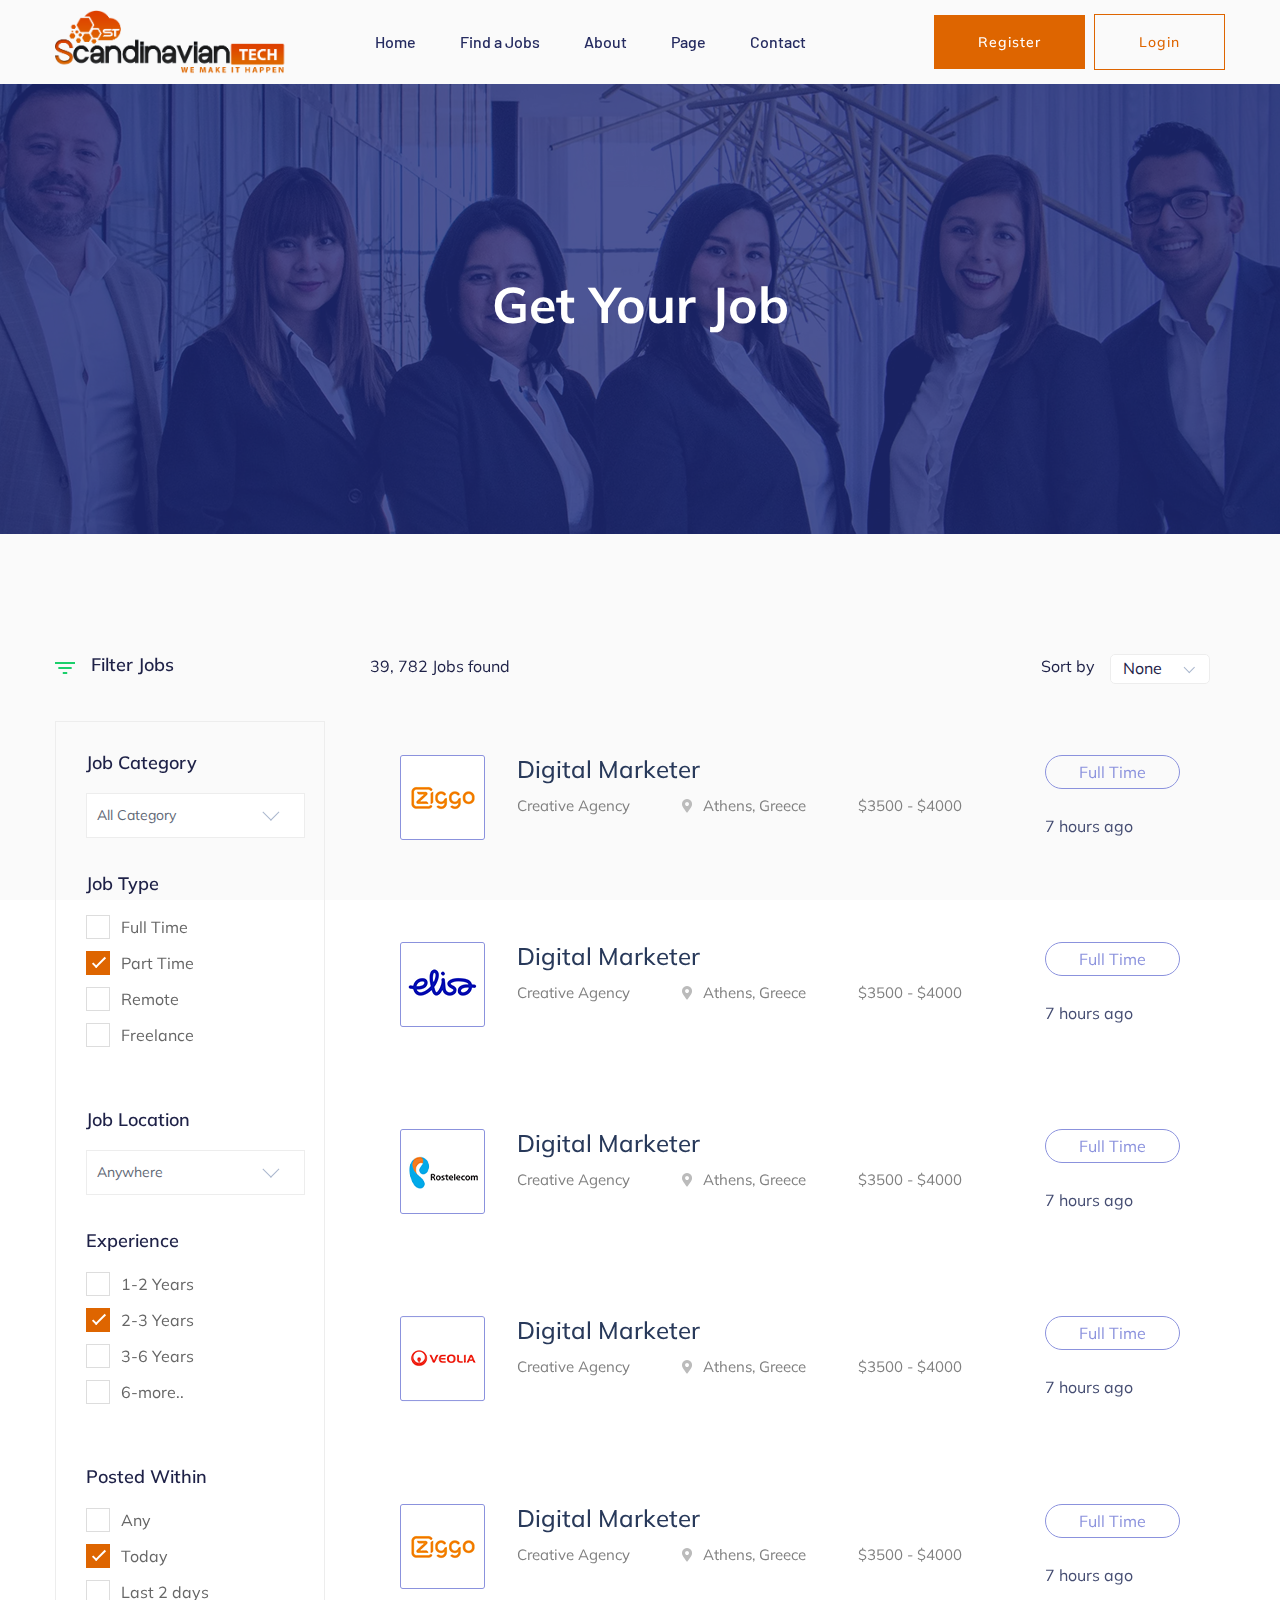
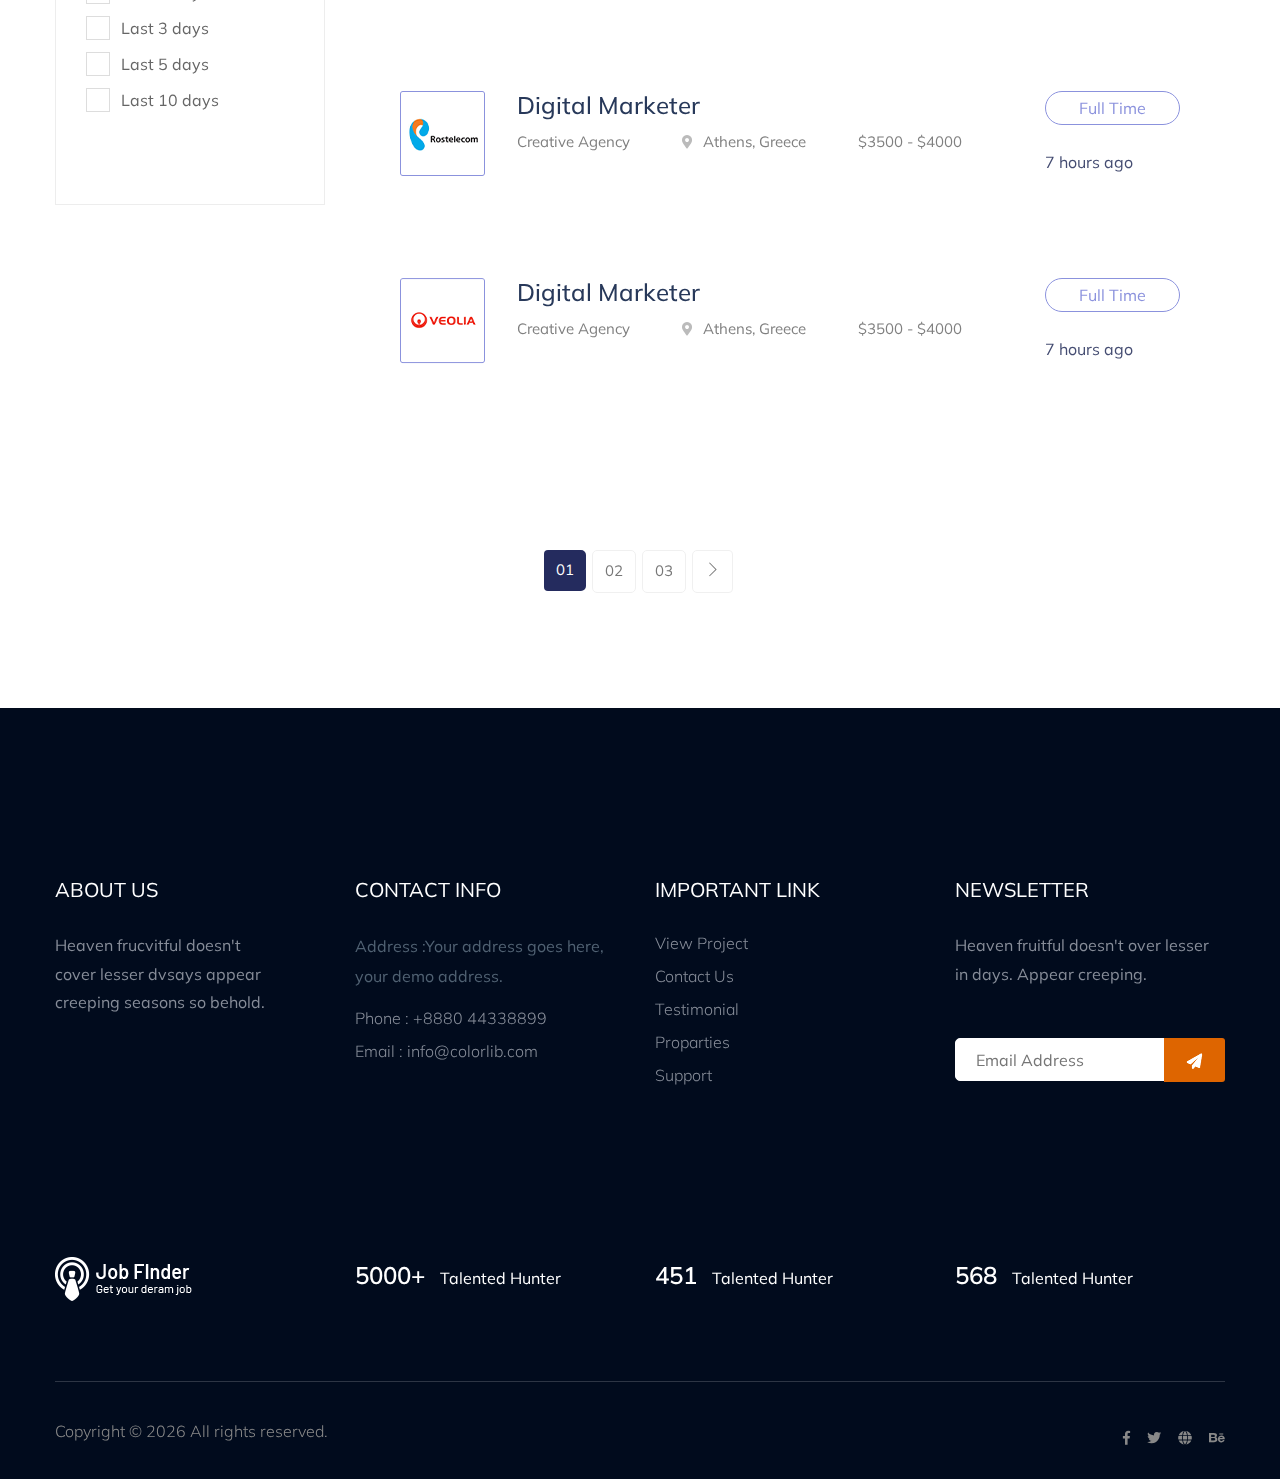
<file: job_listing.html>
<!DOCTYPE html>
<html class="no-js" lang="zxx">
  <head>
    <meta charset="utf-8" />
    <meta http-equiv="x-ua-compatible" content="ie=edge" />
    <title>Scandinavian Tech AB</title>
    <meta name="description" content="" />
    <meta name="viewport" content="width=device-width, initial-scale=1" />
    <link rel="manifest" href="site.webmanifest" />
    <link
      rel="shortcut icon"
      type="image/x-icon"
      href="assets/img/favicon.ico"
    />

    <!-- CSS here -->
    <link rel="stylesheet" href="assets/css/bootstrap.min.css" />
    <link rel="stylesheet" href="assets/css/owl.carousel.min.css" />
    <link rel="stylesheet" href="assets/css/price_rangs.css" />
    <link rel="stylesheet" href="assets/css/flaticon.css" />
    <link rel="stylesheet" href="assets/css/slicknav.css" />
    <link rel="stylesheet" href="assets/css/animate.min.css" />
    <link rel="stylesheet" href="assets/css/magnific-popup.css" />
    <link rel="stylesheet" href="assets/css/fontawesome-all.min.css" />
    <link rel="stylesheet" href="assets/css/themify-icons.css" />
    <link rel="stylesheet" href="assets/css/slick.css" />
    <link rel="stylesheet" href="assets/css/nice-select.css" />
    <link rel="stylesheet" href="assets/css/style.css" />
  </head>

  <body>
    <!-- Preloader Start -->
    <div id="preloader-active">
      <div class="preloader d-flex align-items-center justify-content-center">
        <div class="preloader-inner position-relative">
          <div class="preloader-circle"></div>
          <div class="preloader-img pere-text">
            <img src="assets/img/logo/logo-small.png" alt="" />
          </div>
        </div>
      </div>
    </div>
    <!-- Preloader Start -->
    <header>
      <!-- Header Start -->
      <div class="header-area header-transparrent">
        <div class="headder-top header-sticky">
          <div class="container">
            <div class="row align-items-center">
              <div class="col-lg-3 col-md-2">
                <!-- Logo -->
                <div class="logo">
                  <a href="index.html"
                    ><img
                      style="height: 64px"
                      src="assets/img/logo/logo.png"
                      alt=""
                  /></a>
                </div>
              </div>
              <div class="col-lg-9 col-md-9">
                <div class="menu-wrapper">
                  <!-- Main-menu -->
                  <div class="main-menu">
                    <nav class="d-none d-lg-block">
                      <ul id="navigation">
                        <li><a href="index.html">Home</a></li>
                        <li><a href="job_listing.html">Find a Jobs </a></li>
                        <li><a href="about.html">About</a></li>
                        <li>
                          <a href="#">Page</a>
                          <ul class="submenu">
                            <!-- <li><a href="blog.html">Blog</a></li>
                            <li><a href="single-blog.html">Blog Details</a></li>
                            <li><a href="elements.html">Elements</a></li> -->
                            <li><a href="job_details.html">job Details</a></li>
                          </ul>
                        </li>
                        <li><a href="contact.html">Contact</a></li>
                      </ul>
                    </nav>
                  </div>
                  <!-- Header-btn -->
                  <div class="header-btn d-none f-right d-lg-block">
                    <a href="#" class="btn head-btn1">Register</a>
                    <a href="#" class="btn head-btn2">Login</a>
                  </div>
                </div>
              </div>
              <!-- Mobile Menu -->
              <div class="col-12">
                <div class="mobile_menu d-block d-lg-none"></div>
              </div>
            </div>
          </div>
        </div>
      </div>
      <!-- Header End -->
    </header>
    <main>
      <!-- Hero Area Start-->
      <div class="slider-area">
        <div
          class="single-slider section-overly slider-height2 d-flex align-items-center"
          data-background="assets/img/hero/about.jpg"
        >
          <div class="container">
            <div class="row">
              <div class="col-xl-12">
                <div class="hero-cap text-center">
                  <h2>Get your job</h2>
                </div>
              </div>
            </div>
          </div>
        </div>
      </div>
      <!-- Hero Area End -->
      <!-- Job List Area Start -->
      <div class="job-listing-area pt-120 pb-120">
        <div class="container">
          <div class="row">
            <!-- Left content -->
            <div class="col-xl-3 col-lg-3 col-md-4">
              <div class="row">
                <div class="col-12">
                  <div class="small-section-tittle2 mb-45">
                    <div class="ion">
                      <svg
                        xmlns="http://www.w3.org/2000/svg"
                        xmlns:xlink="http://www.w3.org/1999/xlink"
                        width="20px"
                        height="12px"
                      >
                        <path
                          fill-rule="evenodd"
                          fill="rgb(27, 207, 107)"
                          d="M7.778,12.000 L12.222,12.000 L12.222,10.000 L7.778,10.000 L7.778,12.000 ZM-0.000,-0.000 L-0.000,2.000 L20.000,2.000 L20.000,-0.000 L-0.000,-0.000 ZM3.333,7.000 L16.667,7.000 L16.667,5.000 L3.333,5.000 L3.333,7.000 Z"
                        />
                      </svg>
                    </div>
                    <h4>Filter Jobs</h4>
                  </div>
                </div>
              </div>
              <!-- Job Category Listing start -->
              <div class="job-category-listing mb-50">
                <!-- single one -->
                <div class="single-listing">
                  <div class="small-section-tittle2">
                    <h4>Job Category</h4>
                  </div>
                  <!-- Select job items start -->
                  <div class="select-job-items2">
                    <select name="select">
                      <option value="">All Category</option>
                      <option value="">Category 1</option>
                      <option value="">Category 2</option>
                      <option value="">Category 3</option>
                      <option value="">Category 4</option>
                    </select>
                  </div>
                  <!--  Select job items End-->
                  <!-- select-Categories start -->
                  <div class="select-Categories pt-80 pb-50">
                    <div class="small-section-tittle2">
                      <h4>Job Type</h4>
                    </div>
                    <label class="container"
                      >Full Time
                      <input type="checkbox" />
                      <span class="checkmark"></span>
                    </label>
                    <label class="container"
                      >Part Time
                      <input type="checkbox" checked="checked active" />
                      <span class="checkmark"></span>
                    </label>
                    <label class="container"
                      >Remote
                      <input type="checkbox" />
                      <span class="checkmark"></span>
                    </label>
                    <label class="container"
                      >Freelance
                      <input type="checkbox" />
                      <span class="checkmark"></span>
                    </label>
                  </div>
                  <!-- select-Categories End -->
                </div>
                <!-- single two -->
                <div class="single-listing">
                  <div class="small-section-tittle2">
                    <h4>Job Location</h4>
                  </div>
                  <!-- Select job items start -->
                  <div class="select-job-items2">
                    <select name="select">
                      <option value="">Anywhere</option>
                      <option value="">Category 1</option>
                      <option value="">Category 2</option>
                      <option value="">Category 3</option>
                      <option value="">Category 4</option>
                    </select>
                  </div>
                  <!--  Select job items End-->
                  <!-- select-Categories start -->
                  <div class="select-Categories pt-80 pb-50">
                    <div class="small-section-tittle2">
                      <h4>Experience</h4>
                    </div>
                    <label class="container"
                      >1-2 Years
                      <input type="checkbox" />
                      <span class="checkmark"></span>
                    </label>
                    <label class="container"
                      >2-3 Years
                      <input type="checkbox" checked="checked active" />
                      <span class="checkmark"></span>
                    </label>
                    <label class="container"
                      >3-6 Years
                      <input type="checkbox" />
                      <span class="checkmark"></span>
                    </label>
                    <label class="container"
                      >6-more..
                      <input type="checkbox" />
                      <span class="checkmark"></span>
                    </label>
                  </div>
                  <!-- select-Categories End -->
                </div>
                <!-- single three -->
                <div class="single-listing">
                  <!-- select-Categories start -->
                  <div class="select-Categories pb-50">
                    <div class="small-section-tittle2">
                      <h4>Posted Within</h4>
                    </div>
                    <label class="container"
                      >Any
                      <input type="checkbox" />
                      <span class="checkmark"></span>
                    </label>
                    <label class="container"
                      >Today
                      <input type="checkbox" checked="checked active" />
                      <span class="checkmark"></span>
                    </label>
                    <label class="container"
                      >Last 2 days
                      <input type="checkbox" />
                      <span class="checkmark"></span>
                    </label>
                    <label class="container"
                      >Last 3 days
                      <input type="checkbox" />
                      <span class="checkmark"></span>
                    </label>
                    <label class="container"
                      >Last 5 days
                      <input type="checkbox" />
                      <span class="checkmark"></span>
                    </label>
                    <label class="container"
                      >Last 10 days
                      <input type="checkbox" />
                      <span class="checkmark"></span>
                    </label>
                  </div>
                  <!-- select-Categories End -->
                </div>
                <div class="single-listing">
                  <!-- Range Slider Start 
                                <aside class="left_widgets p_filter_widgets price_rangs_aside sidebar_box_shadow">
                                    <div class="small-section-tittle2">
                                        <h4>Filter Jobs</h4>
                                    </div>
                                    <div class="widgets_inner">
                                        <div class="range_item">
                                            <!-- <div id="slider-range"></div> 
                                            <input type="text" class="js-range-slider" value="" />
                                            <div class="d-flex align-items-center">
                                                <div class="price_text">
                                                    <p>Price :</p>
                                                </div>
                                                <div class="price_value d-flex justify-content-center">
                                                    <input type="text" class="js-input-from" id="amount" readonly />
                                                    <span>to</span>
                                                    <input type="text" class="js-input-to" id="amount" readonly />
                                                </div>
                                            </div>
                                        </div>
                                    </div>
                                </aside>
                               Range Slider End -->
                </div>
              </div>
              <!-- Job Category Listing End -->
            </div>
            <!-- Right content -->
            <div class="col-xl-9 col-lg-9 col-md-8">
              <!-- Featured_job_start -->
              <section class="featured-job-area">
                <div class="container">
                  <!-- Count of Job list Start -->
                  <div class="row">
                    <div class="col-lg-12">
                      <div class="count-job mb-35">
                        <span>39, 782 Jobs found</span>
                        <!-- Select job items start -->
                        <div class="select-job-items">
                          <span>Sort by</span>
                          <select name="select">
                            <option value="">None</option>
                            <option value="">job list</option>
                            <option value="">job list</option>
                            <option value="">job list</option>
                          </select>
                        </div>
                        <!--  Select job items End-->
                      </div>
                    </div>
                  </div>
                  <!-- Count of Job list End -->
                  <!-- single-job-content -->
                  <div class="single-job-items mb-30">
                    <div class="job-items">
                      <div class="company-img">
                        <a href="#"
                          ><img src="assets/img/icon/job-list1.png" alt=""
                        /></a>
                      </div>
                      <div class="job-tittle job-tittle2">
                        <a href="#">
                          <h4>Digital Marketer</h4>
                        </a>
                        <ul>
                          <li>Creative Agency</li>
                          <li>
                            <i class="fas fa-map-marker-alt"></i>Athens, Greece
                          </li>
                          <li>$3500 - $4000</li>
                        </ul>
                      </div>
                    </div>
                    <div class="items-link items-link2 f-right">
                      <a href="job_details.html">Full Time</a>
                      <span>7 hours ago</span>
                    </div>
                  </div>
                  <!-- single-job-content -->
                  <div class="single-job-items mb-30">
                    <div class="job-items">
                      <div class="company-img">
                        <a href="#"
                          ><img src="assets/img/icon/job-list2.png" alt=""
                        /></a>
                      </div>
                      <div class="job-tittle job-tittle2">
                        <a href="#">
                          <h4>Digital Marketer</h4>
                        </a>
                        <ul>
                          <li>Creative Agency</li>
                          <li>
                            <i class="fas fa-map-marker-alt"></i>Athens, Greece
                          </li>
                          <li>$3500 - $4000</li>
                        </ul>
                      </div>
                    </div>
                    <div class="items-link items-link2 f-right">
                      <a href="job_details.html">Full Time</a>
                      <span>7 hours ago</span>
                    </div>
                  </div>
                  <!-- single-job-content -->
                  <div class="single-job-items mb-30">
                    <div class="job-items">
                      <div class="company-img">
                        <a href="#"
                          ><img src="assets/img/icon/job-list3.png" alt=""
                        /></a>
                      </div>
                      <div class="job-tittle job-tittle2">
                        <a href="#">
                          <h4>Digital Marketer</h4>
                        </a>
                        <ul>
                          <li>Creative Agency</li>
                          <li>
                            <i class="fas fa-map-marker-alt"></i>Athens, Greece
                          </li>
                          <li>$3500 - $4000</li>
                        </ul>
                      </div>
                    </div>
                    <div class="items-link items-link2 f-right">
                      <a href="job_details.html">Full Time</a>
                      <span>7 hours ago</span>
                    </div>
                  </div>
                  <!-- single-job-content -->
                  <div class="single-job-items mb-30">
                    <div class="job-items">
                      <div class="company-img">
                        <a href="#"
                          ><img src="assets/img/icon/job-list4.png" alt=""
                        /></a>
                      </div>
                      <div class="job-tittle job-tittle2">
                        <a href="#">
                          <h4>Digital Marketer</h4>
                        </a>
                        <ul>
                          <li>Creative Agency</li>
                          <li>
                            <i class="fas fa-map-marker-alt"></i>Athens, Greece
                          </li>
                          <li>$3500 - $4000</li>
                        </ul>
                      </div>
                    </div>
                    <div class="items-link items-link2 f-right">
                      <a href="job_details.html">Full Time</a>
                      <span>7 hours ago</span>
                    </div>
                  </div>
                  <!-- single-job-content -->
                  <div class="single-job-items mb-30">
                    <div class="job-items">
                      <div class="company-img">
                        <a href="#"
                          ><img src="assets/img/icon/job-list1.png" alt=""
                        /></a>
                      </div>
                      <div class="job-tittle job-tittle2">
                        <a href="#">
                          <h4>Digital Marketer</h4>
                        </a>
                        <ul>
                          <li>Creative Agency</li>
                          <li>
                            <i class="fas fa-map-marker-alt"></i>Athens, Greece
                          </li>
                          <li>$3500 - $4000</li>
                        </ul>
                      </div>
                    </div>
                    <div class="items-link items-link2 f-right">
                      <a href="job_details.html">Full Time</a>
                      <span>7 hours ago</span>
                    </div>
                  </div>
                  <!-- single-job-content -->
                  <div class="single-job-items mb-30">
                    <div class="job-items">
                      <div class="company-img">
                        <a href="#"
                          ><img src="assets/img/icon/job-list3.png" alt=""
                        /></a>
                      </div>
                      <div class="job-tittle job-tittle2">
                        <a href="#">
                          <h4>Digital Marketer</h4>
                        </a>
                        <ul>
                          <li>Creative Agency</li>
                          <li>
                            <i class="fas fa-map-marker-alt"></i>Athens, Greece
                          </li>
                          <li>$3500 - $4000</li>
                        </ul>
                      </div>
                    </div>
                    <div class="items-link items-link2 f-right">
                      <a href="job_details.html">Full Time</a>
                      <span>7 hours ago</span>
                    </div>
                  </div>
                  <!-- single-job-content -->
                  <div class="single-job-items mb-30">
                    <div class="job-items">
                      <div class="company-img">
                        <a href="#"
                          ><img src="assets/img/icon/job-list4.png" alt=""
                        /></a>
                      </div>
                      <div class="job-tittle job-tittle2">
                        <a href="#">
                          <h4>Digital Marketer</h4>
                        </a>
                        <ul>
                          <li>Creative Agency</li>
                          <li>
                            <i class="fas fa-map-marker-alt"></i>Athens, Greece
                          </li>
                          <li>$3500 - $4000</li>
                        </ul>
                      </div>
                    </div>
                    <div class="items-link items-link2 f-right">
                      <a href="job_details.html">Full Time</a>
                      <span>7 hours ago</span>
                    </div>
                  </div>
                </div>
              </section>
              <!-- Featured_job_end -->
            </div>
          </div>
        </div>
      </div>
      <!-- Job List Area End -->
      <!--Pagination Start  -->
      <div class="pagination-area pb-115 text-center">
        <div class="container">
          <div class="row">
            <div class="col-xl-12">
              <div class="single-wrap d-flex justify-content-center">
                <nav aria-label="Page navigation example">
                  <ul class="pagination justify-content-start">
                    <li class="page-item active">
                      <a class="page-link" href="#">01</a>
                    </li>
                    <li class="page-item">
                      <a class="page-link" href="#">02</a>
                    </li>
                    <li class="page-item">
                      <a class="page-link" href="#">03</a>
                    </li>
                    <li class="page-item">
                      <a class="page-link" href="#"
                        ><span class="ti-angle-right"></span
                      ></a>
                    </li>
                  </ul>
                </nav>
              </div>
            </div>
          </div>
        </div>
      </div>
      <!--Pagination End  -->
    </main>
    <footer>
      <!-- Footer Start-->
      <div class="footer-area footer-bg footer-padding">
        <div class="container">
          <div class="row d-flex justify-content-between">
            <div class="col-xl-3 col-lg-3 col-md-4 col-sm-6">
              <div class="single-footer-caption mb-50">
                <div class="single-footer-caption mb-30">
                  <div class="footer-tittle">
                    <h4>About Us</h4>
                    <div class="footer-pera">
                      <p>
                        Heaven frucvitful doesn't cover lesser dvsays appear
                        creeping seasons so behold.
                      </p>
                    </div>
                  </div>
                </div>
              </div>
            </div>
            <div class="col-xl-3 col-lg-3 col-md-4 col-sm-5">
              <div class="single-footer-caption mb-50">
                <div class="footer-tittle">
                  <h4>Contact Info</h4>
                  <ul>
                    <li>
                      <p>Address :Your address goes here, your demo address.</p>
                    </li>
                    <li><a href="#">Phone : +8880 44338899</a></li>
                    <li><a href="#">Email : info@colorlib.com</a></li>
                  </ul>
                </div>
              </div>
            </div>
            <div class="col-xl-3 col-lg-3 col-md-4 col-sm-5">
              <div class="single-footer-caption mb-50">
                <div class="footer-tittle">
                  <h4>Important Link</h4>
                  <ul>
                    <li><a href="#"> View Project</a></li>
                    <li><a href="#">Contact Us</a></li>
                    <li><a href="#">Testimonial</a></li>
                    <li><a href="#">Proparties</a></li>
                    <li><a href="#">Support</a></li>
                  </ul>
                </div>
              </div>
            </div>
            <div class="col-xl-3 col-lg-3 col-md-4 col-sm-5">
              <div class="single-footer-caption mb-50">
                <div class="footer-tittle">
                  <h4>Newsletter</h4>
                  <div class="footer-pera footer-pera2">
                    <p>
                      Heaven fruitful doesn't over lesser in days. Appear
                      creeping.
                    </p>
                  </div>
                  <!-- Form -->
                  <div class="footer-form">
                    <div id="mc_embed_signup">
                      <form
                        target="_blank"
                        action="https://spondonit.us12.list-manage.com/subscribe/post?u=1462626880ade1ac87bd9c93a&amp;id=92a4423d01"
                        method="get"
                        class="subscribe_form relative mail_part"
                      >
                        <input
                          type="email"
                          name="email"
                          id="newsletter-form-email"
                          placeholder="Email Address"
                          class="placeholder hide-on-focus"
                          onfocus="this.placeholder = ''"
                          onblur="this.placeholder = ' Email Address '"
                        />
                        <div class="form-icon">
                          <button
                            type="submit"
                            name="submit"
                            id="newsletter-submit"
                            class="email_icon newsletter-submit button-contactForm"
                          >
                            <img src="assets/img/icon/form.png" alt="" />
                          </button>
                        </div>
                        <div class="mt-10 info"></div>
                      </form>
                    </div>
                  </div>
                </div>
              </div>
            </div>
          </div>
          <!--  -->
          <div class="row footer-wejed justify-content-between">
            <div class="col-xl-3 col-lg-3 col-md-4 col-sm-6">
              <!-- logo -->
              <div class="footer-logo mb-20">
                <a href="index.html"
                  ><img src="assets/img/logo/logo2_footer.png" alt=""
                /></a>
              </div>
            </div>
            <div class="col-xl-3 col-lg-3 col-md-4 col-sm-5">
              <div class="footer-tittle-bottom">
                <span>5000+</span>
                <p>Talented Hunter</p>
              </div>
            </div>
            <div class="col-xl-3 col-lg-3 col-md-4 col-sm-5">
              <div class="footer-tittle-bottom">
                <span>451</span>
                <p>Talented Hunter</p>
              </div>
            </div>
            <div class="col-xl-3 col-lg-3 col-md-4 col-sm-5">
              <!-- Footer Bottom Tittle -->
              <div class="footer-tittle-bottom">
                <span>568</span>
                <p>Talented Hunter</p>
              </div>
            </div>
          </div>
        </div>
      </div>
      <!-- footer-bottom area -->
      <div class="footer-bottom-area footer-bg">
        <div class="container">
          <div class="footer-border">
            <div class="row d-flex justify-content-between align-items-center">
              <div class="col-xl-10 col-lg-10">
                <div class="footer-copy-right">
                  <p>
                    <!-- Link back to Colorlib can't be removed. Template is licensed under CC BY 3.0. -->
                    Copyright &copy;
                    <script>
                      document.write(new Date().getFullYear());
                    </script>
                    All rights reserved.
                  </p>
                </div>
              </div>
              <div class="col-xl-2 col-lg-2">
                <div class="footer-social f-right">
                  <a href="#"><i class="fab fa-facebook-f"></i></a>
                  <a href="#"><i class="fab fa-twitter"></i></a>
                  <a href="#"><i class="fas fa-globe"></i></a>
                  <a href="#"><i class="fab fa-behance"></i></a>
                </div>
              </div>
            </div>
          </div>
        </div>
      </div>
      <!-- Footer End-->
    </footer>

    <!-- JS here -->

    <!-- All JS Custom Plugins Link Here here -->
    <script src="./assets/js/vendor/modernizr-3.5.0.min.js"></script>
    <!-- Jquery, Popper, Bootstrap -->
    <script src="./assets/js/vendor/jquery-1.12.4.min.js"></script>
    <script src="./assets/js/popper.min.js"></script>
    <script src="./assets/js/bootstrap.min.js"></script>
    <!-- Jquery Mobile Menu -->
    <script src="./assets/js/jquery.slicknav.min.js"></script>

    <!-- Jquery Slick , Owl-Carousel Range -->
    <script src="./assets/js/owl.carousel.min.js"></script>
    <script src="./assets/js/slick.min.js"></script>
    <script src="./assets/js/price_rangs.js"></script>
    <!-- One Page, Animated-HeadLin -->
    <script src="./assets/js/wow.min.js"></script>
    <script src="./assets/js/animated.headline.js"></script>
    <script src="./assets/js/jquery.magnific-popup.js"></script>

    <!-- Scrollup, nice-select, sticky -->
    <script src="./assets/js/jquery.scrollUp.min.js"></script>
    <script src="./assets/js/jquery.nice-select.min.js"></script>
    <script src="./assets/js/jquery.sticky.js"></script>

    <!-- contact js -->
    <script src="./assets/js/contact.js"></script>
    <script src="./assets/js/jquery.form.js"></script>
    <script src="./assets/js/jquery.validate.min.js"></script>
    <script src="./assets/js/mail-script.js"></script>
    <script src="./assets/js/jquery.ajaxchimp.min.js"></script>

    <!-- Jquery Plugins, main Jquery -->
    <script src="./assets/js/plugins.js"></script>
    <script src="./assets/js/main.js"></script>
  </body>
</html>
</file>
<file: assets/css/flaticon.css>
/*
  	Flaticon icon font: Flaticon
  	Creation date: 10/03/2020 09:37
  	*/

@font-face {
  font-family: "Flaticon";
  src: url("../fonts/Flaticon.eot");
  src: url("../fonts/Flaticon.eot?#iefix") format("embedded-opentype"),
       url("../fonts/Flaticon.woff2") format("woff2"),
       url("../fonts/Flaticon.woff") format("woff"),
       url("../fonts/Flaticon.ttf") format("truetype"),
       url("../fonts/Flaticon.svg#Flaticon") format("svg");
  font-weight: normal;
  font-style: normal;
}

@media screen and (-webkit-min-device-pixel-ratio:0) {
  @font-face {
    font-family: "Flaticon";
    src: url("../fonts/Flaticon.svg#Flaticon") format("svg");
  }
}

[class^="flaticon-"]:before, [class*=" flaticon-"]:before,
[class^="flaticon-"]:after, [class*=" flaticon-"]:after {   
  font-family: Flaticon;

font-style: normal;
margin-left: 20px;
}

.flaticon-tour:before { content: "\f100"; }
.flaticon-report:before { content: "\f101"; }
.flaticon-cms:before { content: "\f102"; }
.flaticon-app:before { content: "\f103"; }
.flaticon-helmet:before { content: "\f104"; }
.flaticon-high-tech:before { content: "\f105"; }
.flaticon-real-estate:before { content: "\f106"; }
.flaticon-content:before { content: "\f107"; }
.flaticon-search:before { content: "\f108"; }
.flaticon-curriculum-vitae:before { content: "\f109"; }
</file>
<file: assets/css/price_rangs.css>
/* Ion.RangeSlider
// css version 2.0.3
// Â© 2013-2014 Denis Ineshin | IonDen.com
// ===================================================================================================================*/

/* =====================================================================================================================
// RangeSlider */

.irs {
    position: relative; display: block;
    -webkit-touch-callout: none;
    -webkit-user-select: none;
     -khtml-user-select: none;
       -moz-user-select: none;
        -ms-user-select: none;
            user-select: none;
}
    .irs-line {
        position: relative; display: block;
        overflow: hidden;
        outline: none !important;
    }
        .irs-line-left, .irs-line-mid, .irs-line-right {
            position: absolute; display: block;
            top: 0;
        }
        .irs-line-left {
            left: 0; width: 11%;
        }
        .irs-line-mid {
            left: 9%; width: 82%;
        }
        .irs-line-right {
            right: 0; width: 11%;
        }

    .irs-bar {
        position: absolute; display: block;
        left: 0; width: 0;
    }
        .irs-bar-edge {
            position: absolute; display: block;
            top: 0; left: 0;
        }

    .irs-shadow {
        position: absolute; display: none;
        left: 0; width: 0;
    }

    .irs-slider {
        position: absolute; display: block;
        cursor: default;
        z-index: 1;
    }
        .irs-slider.single {

        }
        .irs-slider.from {

        }
        .irs-slider.to {

        }
        .irs-slider.type_last {
            z-index: 2;
        }

    .irs-min {
        position: absolute; display: block;
        left: 0;
        cursor: default;
    }
    .irs-max {
        position: absolute; display: block;
        right: 0;
        cursor: default;
    }

    .irs-from, .irs-to, .irs-single {
        position: absolute; display: block;
        top: 0; left: 0;
        cursor: default;
        white-space: nowrap;
    }

.irs-grid {
    position: absolute; display: none;
    bottom: 0; left: 0;
    width: 100%; height: 20px;
}
.irs-with-grid .irs-grid {
    display: block;
}
    .irs-grid-pol {
        position: absolute;
        top: 0; left: 0;
        width: 1px; height: 8px;
        background: #000;
    }
    .irs-grid-pol.small {
        height: 4px;
    }
    .irs-grid-text {
        position: absolute;
        bottom: 0; left: 0;
        white-space: nowrap;
        text-align: center;
        font-size: 9px; line-height: 9px;
        padding: 0 3px;
        color: #000;
    }

.irs-disable-mask {
    position: absolute; display: block;
    top: 0; left: -1%;
    width: 102%; height: 100%;
    cursor: default;
    background: rgba(0,0,0,0.0);
    z-index: 2;
}
.lt-ie9 .irs-disable-mask {
    background: #000;
    filter: alpha(opacity=0);
    cursor: not-allowed;
}

.irs-disabled {
    opacity: 0.4;
}


.irs-hidden-input {
    position: absolute !important;
    display: block !important;
    top: 0 !important;
    left: 0 !important;
    width: 0 !important;
    height: 0 !important;
    font-size: 0 !important;
    line-height: 0 !important;
    padding: 0 !important;
    margin: 0 !important;
    outline: none !important;
    z-index: -9999 !important;
    background: none !important;
    border-style: solid !important;
    border-color: transparent !important;
}


/* Ion.RangeSlider, Simple Skin
// css version 2.0.3
// Â© Denis Ineshin, 2014    https://github.com/IonDen
// Â© guybowden, 2014        https://github.com/guybowden
// ===================================================================================================================*/

/* =====================================================================================================================
// Skin details */

.irs {
    height: 55px;
}
.irs-with-grid {
    height: 75px;
}
.irs-line {
    height: 10px; top: 33px;
    background: #EEE;
    background: linear-gradient(to bottom, #DDD -50%, #FFF 150%); /* W3C */
    border: 1px solid #CCC;
    border-radius: 16px;
    -moz-border-radius: 16px;
}
    .irs-line-left {
        height: 8px;
    }
    .irs-line-mid {
        height: 8px;
    }
    .irs-line-right {
        height: 8px;
    }

.irs-bar {
    height: 10px; top: 33px;
    border-top: 1px solid #428bca;
    border-bottom: 1px solid #428bca;
    background: #428bca;
    background: linear-gradient(to top, rgba(66,139,202,1) 0%,rgba(127,195,232,1) 100%); /* W3C */
}
    .irs-bar-edge {
        height: 10px; top: 33px;
        width: 14px;
        border: 1px solid #428bca;
        border-right: 0;
        background: #428bca;
        background: linear-gradient(to top, rgba(66,139,202,1) 0%,rgba(127,195,232,1) 100%); /* W3C */
        border-radius: 16px 0 0 16px;
        -moz-border-radius: 16px 0 0 16px;
    }

.irs-shadow {
    height: 2px; top: 38px;
    background: #000;
    opacity: 0.3;
    border-radius: 5px;
    -moz-border-radius: 5px;
}
.lt-ie9 .irs-shadow {
    filter: alpha(opacity=30);
}

.irs-slider {
    top: 25px;
    width: 27px; height: 27px;
    border: 1px solid #AAA;
    background: #DDD;
    background: linear-gradient(to bottom, rgba(255,255,255,1) 0%,rgba(220,220,220,1) 20%,rgba(255,255,255,1) 100%); /* W3C */
    border-radius: 27px;
    -moz-border-radius: 27px;
    box-shadow: 1px 1px 3px rgba(0,0,0,0.3);
    cursor: pointer;
}

.irs-slider.state_hover, .irs-slider:hover {
    background: #FFF;
}

.irs-min, .irs-max {
    color: #333;
    font-size: 12px; line-height: 1.333;
    text-shadow: none;
    top: 0;
    padding: 1px 5px;
    background: rgba(0,0,0,0.1);
    border-radius: 3px;
    -moz-border-radius: 3px;
}

.lt-ie9 .irs-min, .lt-ie9 .irs-max {
    background: #ccc;
}

.lt-ie9 .irs-from, .lt-ie9 .irs-to, .lt-ie9 .irs-single {
    background: #999;
}

.irs-grid {
    height: 27px;
}
.irs-grid-pol {
    opacity: 0.5;
    background: #428bca;
}
.irs-grid-pol.small {
    background: #999;
}

.irs-grid-text {
    bottom: 5px;
    color: #99a4ac;
}

.irs-disabled {
}
</file>
<file: assets/css/themify-icons.css>
@font-face {
	font-family: 'themify';
	src:url('../fonts/themify.eot?-fvbane');


	src:url('../fonts/themify.eot?#iefix-fvbane') format('embedded-opentype'),
		url('../fonts/themify.woff?-fvbane') format('woff'),
		url('../fonts/themify.ttf?-fvbane') format('truetype'),
		url('../fonts/themify.svg?-fvbane#themify') format('svg');
	font-weight: normal;
	font-style: normal;
}

[class^="ti-"], [class*=" ti-"] {
	font-family: 'themify';
	speak: none;
	font-style: normal;
	font-weight: normal;
	font-variant: normal;
	text-transform: none;
	line-height: 1;

	/* Better Font Rendering =========== */
	-webkit-font-smoothing: antialiased;
	-moz-osx-font-smoothing: grayscale;
}

.ti-wand:before {
	content: "\e600";
}
.ti-volume:before {
	content: "\e601";
}
.ti-user:before {
	content: "\e602";
}
.ti-unlock:before {
	content: "\e603";
}
.ti-unlink:before {
	content: "\e604";
}
.ti-trash:before {
	content: "\e605";
}
.ti-thought:before {
	content: "\e606";
}
.ti-target:before {
	content: "\e607";
}
.ti-tag:before {
	content: "\e608";
}
.ti-tablet:before {
	content: "\e609";
}
.ti-star:before {
	content: "\e60a";
}
.ti-spray:before {
	content: "\e60b";
}
.ti-signal:before {
	content: "\e60c";
}
.ti-shopping-cart:before {
	content: "\e60d";
}
.ti-shopping-cart-full:before {
	content: "\e60e";
}
.ti-settings:before {
	content: "\e60f";
}
.ti-search:before {
	content: "\e610";
}
.ti-zoom-in:before {
	content: "\e611";
}
.ti-zoom-out:before {
	content: "\e612";
}
.ti-cut:before {
	content: "\e613";
}
.ti-ruler:before {
	content: "\e614";
}
.ti-ruler-pencil:before {
	content: "\e615";
}
.ti-ruler-alt:before {
	content: "\e616";
}
.ti-bookmark:before {
	content: "\e617";
}
.ti-bookmark-alt:before {
	content: "\e618";
}
.ti-reload:before {
	content: "\e619";
}
.ti-plus:before {
	content: "\e61a";
}
.ti-pin:before {
	content: "\e61b";
}
.ti-pencil:before {
	content: "\e61c";
}
.ti-pencil-alt:before {
	content: "\e61d";
}
.ti-paint-roller:before {
	content: "\e61e";
}
.ti-paint-bucket:before {
	content: "\e61f";
}
.ti-na:before {
	content: "\e620";
}
.ti-mobile:before {
	content: "\e621";
}
.ti-minus:before {
	content: "\e622";
}
.ti-medall:before {
	content: "\e623";
}
.ti-medall-alt:before {
	content: "\e624";
}
.ti-marker:before {
	content: "\e625";
}
.ti-marker-alt:before {
	content: "\e626";
}
.ti-arrow-up:before {
	content: "\e627";
}
.ti-arrow-right:before {
	content: "\e628";
}
.ti-arrow-left:before {
	content: "\e629";
}
.ti-arrow-down:before {
	content: "\e62a";
}
.ti-lock:before {
	content: "\e62b";
}
.ti-location-arrow:before {
	content: "\e62c";
}
.ti-link:before {
	content: "\e62d";
}
.ti-layout:before {
	content: "\e62e";
}
.ti-layers:before {
	content: "\e62f";
}
.ti-layers-alt:before {
	content: "\e630";
}
.ti-key:before {
	content: "\e631";
}
.ti-import:before {
	content: "\e632";
}
.ti-image:before {
	content: "\e633";
}
.ti-heart:before {
	content: "\e634";
}
.ti-heart-broken:before {
	content: "\e635";
}
.ti-hand-stop:before {
	content: "\e636";
}
.ti-hand-open:before {
	content: "\e637";
}
.ti-hand-drag:before {
	content: "\e638";
}
.ti-folder:before {
	content: "\e639";
}
.ti-flag:before {
	content: "\e63a";
}
.ti-flag-alt:before {
	content: "\e63b";
}
.ti-flag-alt-2:before {
	content: "\e63c";
}
.ti-eye:before {
	content: "\e63d";
}
.ti-export:before {
	content: "\e63e";
}
.ti-exchange-vertical:before {
	content: "\e63f";
}
.ti-desktop:before {
	content: "\e640";
}
.ti-cup:before {
	content: "\e641";
}
.ti-crown:before {
	content: "\e642";
}
.ti-comments:before {
	content: "\e643";
}
.ti-comment:before {
	content: "\e644";
}
.ti-comment-alt:before {
	content: "\e645";
}
.ti-close:before {
	content: "\e646";
}
.ti-clip:before {
	content: "\e647";
}
.ti-angle-up:before {
	content: "\e648";
}
.ti-angle-right:before {
	content: "\e649";
}
.ti-angle-left:before {
	content: "\e64a";
}
.ti-angle-down:before {
	content: "\e64b";
}
.ti-check:before {
	content: "\e64c";
}
.ti-check-box:before {
	content: "\e64d";
}
.ti-camera:before {
	content: "\e64e";
}
.ti-announcement:before {
	content: "\e64f";
}
.ti-brush:before {
	content: "\e650";
}
.ti-briefcase:before {
	content: "\e651";
}
.ti-bolt:before {
	content: "\e652";
}
.ti-bolt-alt:before {
	content: "\e653";
}
.ti-blackboard:before {
	content: "\e654";
}
.ti-bag:before {
	content: "\e655";
}
.ti-move:before {
	content: "\e656";
}
.ti-arrows-vertical:before {
	content: "\e657";
}
.ti-arrows-horizontal:before {
	content: "\e658";
}
.ti-fullscreen:before {
	content: "\e659";
}
.ti-arrow-top-right:before {
	content: "\e65a";
}
.ti-arrow-top-left:before {
	content: "\e65b";
}
.ti-arrow-circle-up:before {
	content: "\e65c";
}
.ti-arrow-circle-right:before {
	content: "\e65d";
}
.ti-arrow-circle-left:before {
	content: "\e65e";
}
.ti-arrow-circle-down:before {
	content: "\e65f";
}
.ti-angle-double-up:before {
	content: "\e660";
}
.ti-angle-double-right:before {
	content: "\e661";
}
.ti-angle-double-left:before {
	content: "\e662";
}
.ti-angle-double-down:before {
	content: "\e663";
}
.ti-zip:before {
	content: "\e664";
}
.ti-world:before {
	content: "\e665";
}
.ti-wheelchair:before {
	content: "\e666";
}
.ti-view-list:before {
	content: "\e667";
}
.ti-view-list-alt:before {
	content: "\e668";
}
.ti-view-grid:before {
	content: "\e669";
}
.ti-uppercase:before {
	content: "\e66a";
}
.ti-upload:before {
	content: "\e66b";
}
.ti-underline:before {
	content: "\e66c";
}
.ti-truck:before {
	content: "\e66d";
}
.ti-timer:before {
	content: "\e66e";
}
.ti-ticket:before {
	content: "\e66f";
}
.ti-thumb-up:before {
	content: "\e670";
}
.ti-thumb-down:before {
	content: "\e671";
}
.ti-text:before {
	content: "\e672";
}
.ti-stats-up:before {
	content: "\e673";
}
.ti-stats-down:before {
	content: "\e674";
}
.ti-split-v:before {
	content: "\e675";
}
.ti-split-h:before {
	content: "\e676";
}
.ti-smallcap:before {
	content: "\e677";
}
.ti-shine:before {
	content: "\e678";
}
.ti-shift-right:before {
	content: "\e679";
}
.ti-shift-left:before {
	content: "\e67a";
}
.ti-shield:before {
	content: "\e67b";
}
.ti-notepad:before {
	content: "\e67c";
}
.ti-server:before {
	content: "\e67d";
}
.ti-quote-right:before {
	content: "\e67e";
}
.ti-quote-left:before {
	content: "\e67f";
}
.ti-pulse:before {
	content: "\e680";
}
.ti-printer:before {
	content: "\e681";
}
.ti-power-off:before {
	content: "\e682";
}
.ti-plug:before {
	content: "\e683";
}
.ti-pie-chart:before {
	content: "\e684";
}
.ti-paragraph:before {
	content: "\e685";
}
.ti-panel:before {
	content: "\e686";
}
.ti-package:before {
	content: "\e687";
}
.ti-music:before {
	content: "\e688";
}
.ti-music-alt:before {
	content: "\e689";
}
.ti-mouse:before {
	content: "\e68a";
}
.ti-mouse-alt:before {
	content: "\e68b";
}
.ti-money:before {
	content: "\e68c";
}
.ti-microphone:before {
	content: "\e68d";
}
.ti-menu:before {
	content: "\e68e";
}
.ti-menu-alt:before {
	content: "\e68f";
}
.ti-map:before {
	content: "\e690";
}
.ti-map-alt:before {
	content: "\e691";
}
.ti-loop:before {
	content: "\e692";
}
.ti-location-pin:before {
	content: "\e693";
}
.ti-list:before {
	content: "\e694";
}
.ti-light-bulb:before {
	content: "\e695";
}
.ti-Italic:before {
	content: "\e696";
}
.ti-info:before {
	content: "\e697";
}
.ti-infinite:before {
	content: "\e698";
}
.ti-id-badge:before {
	content: "\e699";
}
.ti-hummer:before {
	content: "\e69a";
}
.ti-home:before {
	content: "\e69b";
}
.ti-help:before {
	content: "\e69c";
}
.ti-headphone:before {
	content: "\e69d";
}
.ti-harddrives:before {
	content: "\e69e";
}
.ti-harddrive:before {
	content: "\e69f";
}
.ti-gift:before {
	content: "\e6a0";
}
.ti-game:before {
	content: "\e6a1";
}
.ti-filter:before {
	content: "\e6a2";
}
.ti-files:before {
	content: "\e6a3";
}
.ti-file:before {
	content: "\e6a4";
}
.ti-eraser:before {
	content: "\e6a5";
}
.ti-envelope:before {
	content: "\e6a6";
}
.ti-download:before {
	content: "\e6a7";
}
.ti-direction:before {
	content: "\e6a8";
}
.ti-direction-alt:before {
	content: "\e6a9";
}
.ti-dashboard:before {
	content: "\e6aa";
}
.ti-control-stop:before {
	content: "\e6ab";
}
.ti-control-shuffle:before {
	content: "\e6ac";
}
.ti-control-play:before {
	content: "\e6ad";
}
.ti-control-pause:before {
	content: "\e6ae";
}
.ti-control-forward:before {
	content: "\e6af";
}
.ti-control-backward:before {
	content: "\e6b0";
}
.ti-cloud:before {
	content: "\e6b1";
}
.ti-cloud-up:before {
	content: "\e6b2";
}
.ti-cloud-down:before {
	content: "\e6b3";
}
.ti-clipboard:before {
	content: "\e6b4";
}
.ti-car:before {
	content: "\e6b5";
}
.ti-calendar:before {
	content: "\e6b6";
}
.ti-book:before {
	content: "\e6b7";
}
.ti-bell:before {
	content: "\e6b8";
}
.ti-basketball:before {
	content: "\e6b9";
}
.ti-bar-chart:before {
	content: "\e6ba";
}
.ti-bar-chart-alt:before {
	content: "\e6bb";
}
.ti-back-right:before {
	content: "\e6bc";
}
.ti-back-left:before {
	content: "\e6bd";
}
.ti-arrows-corner:before {
	content: "\e6be";
}
.ti-archive:before {
	content: "\e6bf";
}
.ti-anchor:before {
	content: "\e6c0";
}
.ti-align-right:before {
	content: "\e6c1";
}
.ti-align-left:before {
	content: "\e6c2";
}
.ti-align-justify:before {
	content: "\e6c3";
}
.ti-align-center:before {
	content: "\e6c4";
}
.ti-alert:before {
	content: "\e6c5";
}
.ti-alarm-clock:before {
	content: "\e6c6";
}
.ti-agenda:before {
	content: "\e6c7";
}
.ti-write:before {
	content: "\e6c8";
}
.ti-window:before {
	content: "\e6c9";
}
.ti-widgetized:before {
	content: "\e6ca";
}
.ti-widget:before {
	content: "\e6cb";
}
.ti-widget-alt:before {
	content: "\e6cc";
}
.ti-wallet:before {
	content: "\e6cd";
}
.ti-video-clapper:before {
	content: "\e6ce";
}
.ti-video-camera:before {
	content: "\e6cf";
}
.ti-vector:before {
	content: "\e6d0";
}
.ti-themify-logo:before {
	content: "\e6d1";
}
.ti-themify-favicon:before {
	content: "\e6d2";
}
.ti-themify-favicon-alt:before {
	content: "\e6d3";
}
.ti-support:before {
	content: "\e6d4";
}
.ti-stamp:before {
	content: "\e6d5";
}
.ti-split-v-alt:before {
	content: "\e6d6";
}
.ti-slice:before {
	content: "\e6d7";
}
.ti-shortcode:before {
	content: "\e6d8";
}
.ti-shift-right-alt:before {
	content: "\e6d9";
}
.ti-shift-left-alt:before {
	content: "\e6da";
}
.ti-ruler-alt-2:before {
	content: "\e6db";
}
.ti-receipt:before {
	content: "\e6dc";
}
.ti-pin2:before {
	content: "\e6dd";
}
.ti-pin-alt:before {
	content: "\e6de";
}
.ti-pencil-alt2:before {
	content: "\e6df";
}
.ti-palette:before {
	content: "\e6e0";
}
.ti-more:before {
	content: "\e6e1";
}
.ti-more-alt:before {
	content: "\e6e2";
}
.ti-microphone-alt:before {
	content: "\e6e3";
}
.ti-magnet:before {
	content: "\e6e4";
}
.ti-line-double:before {
	content: "\e6e5";
}
.ti-line-dotted:before {
	content: "\e6e6";
}
.ti-line-dashed:before {
	content: "\e6e7";
}
.ti-layout-width-full:before {
	content: "\e6e8";
}
.ti-layout-width-default:before {
	content: "\e6e9";
}
.ti-layout-width-default-alt:before {
	content: "\e6ea";
}
.ti-layout-tab:before {
	content: "\e6eb";
}
.ti-layout-tab-window:before {
	content: "\e6ec";
}
.ti-layout-tab-v:before {
	content: "\e6ed";
}
.ti-layout-tab-min:before {
	content: "\e6ee";
}
.ti-layout-slider:before {
	content: "\e6ef";
}
.ti-layout-slider-alt:before {
	content: "\e6f0";
}
.ti-layout-sidebar-right:before {
	content: "\e6f1";
}
.ti-layout-sidebar-none:before {
	content: "\e6f2";
}
.ti-layout-sidebar-left:before {
	content: "\e6f3";
}
.ti-layout-placeholder:before {
	content: "\e6f4";
}
.ti-layout-menu:before {
	content: "\e6f5";
}
.ti-layout-menu-v:before {
	content: "\e6f6";
}
.ti-layout-menu-separated:before {
	content: "\e6f7";
}
.ti-layout-menu-full:before {
	content: "\e6f8";
}
.ti-layout-media-right-alt:before {
	content: "\e6f9";
}
.ti-layout-media-right:before {
	content: "\e6fa";
}
.ti-layout-media-overlay:before {
	content: "\e6fb";
}
.ti-layout-media-overlay-alt:before {
	content: "\e6fc";
}
.ti-layout-media-overlay-alt-2:before {
	content: "\e6fd";
}
.ti-layout-media-left-alt:before {
	content: "\e6fe";
}
.ti-layout-media-left:before {
	content: "\e6ff";
}
.ti-layout-media-center-alt:before {
	content: "\e700";
}
.ti-layout-media-center:before {
	content: "\e701";
}
.ti-layout-list-thumb:before {
	content: "\e702";
}
.ti-layout-list-thumb-alt:before {
	content: "\e703";
}
.ti-layout-list-post:before {
	content: "\e704";
}
.ti-layout-list-large-image:before {
	content: "\e705";
}
.ti-layout-line-solid:before {
	content: "\e706";
}
.ti-layout-grid4:before {
	content: "\e707";
}
.ti-layout-grid3:before {
	content: "\e708";
}
.ti-layout-grid2:before {
	content: "\e709";
}
.ti-layout-grid2-thumb:before {
	content: "\e70a";
}
.ti-layout-cta-right:before {
	content: "\e70b";
}
.ti-layout-cta-left:before {
	content: "\e70c";
}
.ti-layout-cta-center:before {
	content: "\e70d";
}
.ti-layout-cta-btn-right:before {
	content: "\e70e";
}
.ti-layout-cta-btn-left:before {
	content: "\e70f";
}
.ti-layout-column4:before {
	content: "\e710";
}
.ti-layout-column3:before {
	content: "\e711";
}
.ti-layout-column2:before {
	content: "\e712";
}
.ti-layout-accordion-separated:before {
	content: "\e713";
}
.ti-layout-accordion-merged:before {
	content: "\e714";
}
.ti-layout-accordion-list:before {
	content: "\e715";
}
.ti-ink-pen:before {
	content: "\e716";
}
.ti-info-alt:before {
	content: "\e717";
}
.ti-help-alt:before {
	content: "\e718";
}
.ti-headphone-alt:before {
	content: "\e719";
}
.ti-hand-point-up:before {
	content: "\e71a";
}
.ti-hand-point-right:before {
	content: "\e71b";
}
.ti-hand-point-left:before {
	content: "\e71c";
}
.ti-hand-point-down:before {
	content: "\e71d";
}
.ti-gallery:before {
	content: "\e71e";
}
.ti-face-smile:before {
	content: "\e71f";
}
.ti-face-sad:before {
	content: "\e720";
}
.ti-credit-card:before {
	content: "\e721";
}
.ti-control-skip-forward:before {
	content: "\e722";
}
.ti-control-skip-backward:before {
	content: "\e723";
}
.ti-control-record:before {
	content: "\e724";
}
.ti-control-eject:before {
	content: "\e725";
}
.ti-comments-smiley:before {
	content: "\e726";
}
.ti-brush-alt:before {
	content: "\e727";
}
.ti-youtube:before {
	content: "\e728";
}
.ti-vimeo:before {
	content: "\e729";
}
.ti-twitter:before {
	content: "\e72a";
}
.ti-time:before {
	content: "\e72b";
}
.ti-tumblr:before {
	content: "\e72c";
}
.ti-skype:before {
	content: "\e72d";
}
.ti-share:before {
	content: "\e72e";
}
.ti-share-alt:before {
	content: "\e72f";
}
.ti-rocket:before {
	content: "\e730";
}
.ti-pinterest:before {
	content: "\e731";
}
.ti-new-window:before {
	content: "\e732";
}
.ti-microsoft:before {
	content: "\e733";
}
.ti-list-ol:before {
	content: "\e734";
}
.ti-linkedin:before {
	content: "\e735";
}
.ti-layout-sidebar-2:before {
	content: "\e736";
}
.ti-layout-grid4-alt:before {
	content: "\e737";
}
.ti-layout-grid3-alt:before {
	content: "\e738";
}
.ti-layout-grid2-alt:before {
	content: "\e739";
}
.ti-layout-column4-alt:before {
	content: "\e73a";
}
.ti-layout-column3-alt:before {
	content: "\e73b";
}
.ti-layout-column2-alt:before {
	content: "\e73c";
}
.ti-instagram:before {
	content: "\e73d";
}
.ti-google:before {
	content: "\e73e";
}
.ti-github:before {
	content: "\e73f";
}
.ti-flickr:before {
	content: "\e740";
}
.ti-facebook:before {
	content: "\e741";
}
.ti-dropbox:before {
	content: "\e742";
}
.ti-dribbble:before {
	content: "\e743";
}
.ti-apple:before {
	content: "\e744";
}
.ti-android:before {
	content: "\e745";
}
.ti-save:before {
	content: "\e746";
}
.ti-save-alt:before {
	content: "\e747";
}
.ti-yahoo:before {
	content: "\e748";
}
.ti-wordpress:before {
	content: "\e749";
}
.ti-vimeo-alt:before {
	content: "\e74a";
}
.ti-twitter-alt:before {
	content: "\e74b";
}
.ti-tumblr-alt:before {
	content: "\e74c";
}
.ti-trello:before {
	content: "\e74d";
}
.ti-stack-overflow:before {
	content: "\e74e";
}
.ti-soundcloud:before {
	content: "\e74f";
}
.ti-sharethis:before {
	content: "\e750";
}
.ti-sharethis-alt:before {
	content: "\e751";
}
.ti-reddit:before {
	content: "\e752";
}
.ti-pinterest-alt:before {
	content: "\e753";
}
.ti-microsoft-alt:before {
	content: "\e754";
}
.ti-linux:before {
	content: "\e755";
}
.ti-jsfiddle:before {
	content: "\e756";
}
.ti-joomla:before {
	content: "\e757";
}
.ti-html5:before {
	content: "\e758";
}
.ti-flickr-alt:before {
	content: "\e759";
}
.ti-email:before {
	content: "\e75a";
}
.ti-drupal:before {
	content: "\e75b";
}
.ti-dropbox-alt:before {
	content: "\e75c";
}
.ti-css3:before {
	content: "\e75d";
}
.ti-rss:before {
	content: "\e75e";
}
.ti-rss-alt:before {
	content: "\e75f";
}
</file>
<file: assets/css/nice-select.css>
.nice-select {
  -webkit-tap-highlight-color: transparent;
  background-color: #fff;
  border-radius: 5px;
  border: solid 1px #e8e8e8;
  box-sizing: border-box;
  clear: both;
  cursor: pointer;
  display: block;
  float: left;
  font-family: inherit;
  font-size: 14px;
  font-weight: normal;
  height: 42px;
  line-height: 40px;
  outline: none;
  padding-left: 18px;
  padding-right: 30px;
  position: relative;
  text-align: left !important;
  -webkit-transition: all 0.2s ease-in-out;
  transition: all 0.2s ease-in-out;
  -webkit-user-select: none;
     -moz-user-select: none;
      -ms-user-select: none;
          user-select: none;
  white-space: nowrap;
  width: auto; }
  .nice-select:hover {
    border-color: #dbdbdb; }
  .nice-select:active, .nice-select.open, .nice-select:focus {
    border-color: #999; }
  .nice-select:after {
    border-bottom: 2px solid #999;
    border-right: 2px solid #999;
    content: '';
    display: block;
    height: 5px;
    margin-top: -4px;
    pointer-events: none;
    position: absolute;
    right: 12px;
    top: 50%;
    -webkit-transform-origin: 66% 66%;
        -ms-transform-origin: 66% 66%;
            transform-origin: 66% 66%;
    -webkit-transform: rotate(45deg);
        -ms-transform: rotate(45deg);
            transform: rotate(45deg);
    -webkit-transition: all 0.15s ease-in-out;
    transition: all 0.15s ease-in-out;
    width: 5px; }
  .nice-select.open:after {
    -webkit-transform: rotate(-135deg);
        -ms-transform: rotate(-135deg);
            transform: rotate(-135deg); }
  .nice-select.open .list {
    opacity: 1;
    pointer-events: auto;
    -webkit-transform: scale(1) translateY(0);
        -ms-transform: scale(1) translateY(0);
            transform: scale(1) translateY(0); }
  .nice-select.disabled {
    border-color: #ededed;
    color: #999;
    pointer-events: none; }
    .nice-select.disabled:after {
      border-color: #cccccc; }
  .nice-select.wide {
    width: 100%; }
    .nice-select.wide .list {
      left: 0 !important;
      right: 0 !important; }
  .nice-select.right {
    float: right; }
    .nice-select.right .list {
      left: auto;
      right: 0; }
  .nice-select.small {
    font-size: 12px;
    height: 36px;
    line-height: 34px; }
    .nice-select.small:after {
      height: 4px;
      width: 4px; }
    .nice-select.small .option {
      line-height: 34px;
      min-height: 34px; }
  .nice-select .list {
    background-color: #fff;
    border-radius: 5px;
    box-shadow: 0 0 0 1px rgba(68, 68, 68, 0.11);
    box-sizing: border-box;
    margin-top: 4px;
    opacity: 0;
    overflow: hidden;
    padding: 0;
    pointer-events: none;
    position: absolute;
    top: 100%;
    left: 0;
    -webkit-transform-origin: 50% 0;
        -ms-transform-origin: 50% 0;
            transform-origin: 50% 0;
    -webkit-transform: scale(0.75) translateY(-21px);
        -ms-transform: scale(0.75) translateY(-21px);
            transform: scale(0.75) translateY(-21px);
    -webkit-transition: all 0.2s cubic-bezier(0.5, 0, 0, 1.25), opacity 0.15s ease-out;
    transition: all 0.2s cubic-bezier(0.5, 0, 0, 1.25), opacity 0.15s ease-out;
    z-index: 9; }
    .nice-select .list:hover .option:not(:hover) {
      background-color: transparent !important; }
  .nice-select .option {
    cursor: pointer;
    font-weight: 400;
    line-height: 40px;
    list-style: none;
    min-height: 40px;
    outline: none;
    padding-left: 18px;
    padding-right: 29px;
    text-align: left;
    -webkit-transition: all 0.2s;
    transition: all 0.2s; }
    .nice-select .option:hover, .nice-select .option.focus, .nice-select .option.selected.focus {
      background-color: #f6f6f6; }
    .nice-select .option.selected {
      font-weight: bold; }
    .nice-select .option.disabled {
      background-color: transparent;
      color: #999;
      cursor: default; }

.no-csspointerevents .nice-select .list {
  display: none; }

.no-csspointerevents .nice-select.open .list {
  display: block; }
</file>
<file: assets/css/style.css>
@import url("https://fonts.googleapis.com/css?family=Barlow:300,400,500,600,700,900|Muli:300,400,500,600,700,800,900&display=swap");.white-bg{background:#ffffff}.gray-bg{background:#f5f5f5}.gray-bg{background:#f7f7fd}.white-bg{background:#fff}.black-bg{background:#16161a}.theme-bg{background:rgb(222,101,0)}.brand-bg{background:#f1f4fa}.testimonial-bg{background:#f9fafc}.white-color{color:#fff}.black-color{color:#16161a}.theme-color{color:rgb(222,101,0)}.boxed-btn{background:#fff;color:rgb(222,101,0) !important;display:inline-block;padding:18px 44px;font-family:"Muli",sans-serif;font-size:14px;font-weight:400;border:0;border:1px solid rgb(222,101,0);letter-spacing:3px;text-align:center;color:rgb(222,101,0);text-transform:uppercase;cursor:pointer}.boxed-btn:hover{background:rgb(222,101,0);color:#fff !important;border:1px solid rgb(222,101,0)}.boxed-btn:focus{outline:none}.boxed-btn.large-width{width:220px}[data-overlay]{position:relative;background-size:cover;background-repeat:no-repeat;background-position:center center}[data-overlay]::before{position:absolute;left:0;top:0;right:0;bottom:0;content:""}[data-opacity="1"]::before{opacity:0.1}[data-opacity="2"]::before{opacity:0.2}[data-opacity="3"]::before{opacity:0.3}[data-opacity="4"]::before{opacity:0.4}[data-opacity="5"]::before{opacity:0.5}[data-opacity="6"]::before{opacity:0.6}[data-opacity="7"]::before{opacity:0.7}[data-opacity="8"]::before{opacity:0.8}[data-opacity="9"]::before{opacity:0.9}body{font-family:"Muli",sans-serif;font-weight:normal;font-style:normal}h1,h2,h3,h4,h5,h6{font-family:"Muli",sans-serif;color:#0b1c39;margin-top:0px;font-style:normal;font-weight:500;text-transform:normal}p{font-family:"Muli",sans-serif;color:#506172;font-size:16px;line-height:30px;margin-bottom:15px;font-weight:normal}.bg-img-1{background-image:url(../img/slider/slider-img-1.jpg)}.bg-img-2{background-image:url(../img/background-img/bg-img-2.jpg)}.cta-bg-1{background-image:url(../img/background-img/bg-img-3.jpg)}.img{max-width:100%;-webkit-transition:all .3s ease-out 0s;-moz-transition:all .3s ease-out 0s;-ms-transition:all .3s ease-out 0s;-o-transition:all .3s ease-out 0s;transition:all .3s ease-out 0s}.f-left{float:left}.f-right{float:right}.fix{overflow:hidden}.clear{clear:both}a,.button{-webkit-transition:all .3s ease-out 0s;-moz-transition:all .3s ease-out 0s;-ms-transition:all .3s ease-out 0s;-o-transition:all .3s ease-out 0s;transition:all .3s ease-out 0s}a:focus,.button:focus{text-decoration:none;outline:none}a{color:#635c5c}a:hover{color:#fff}a:focus,a:hover,.portfolio-cat a:hover,.footer -menu li a:hover{text-decoration:none}a,button{color:#fff;outline:medium none}button:focus,input:focus,input:focus,textarea,textarea:focus{outline:0}.uppercase{text-transform:uppercase}input:focus::-moz-placeholder{opacity:0;-webkit-transition:.4s;-o-transition:.4s;transition:.4s}.capitalize{text-transform:capitalize}h1 a,h2 a,h3 a,h4 a,h5 a,h6 a{color:inherit}ul{margin:0px;padding:0px}li{list-style:none}hr{border-bottom:1px solid #eceff8;border-top:0 none;margin:30px 0;padding:0}.theme-overlay{position:relative}.theme-overlay::before{background:#1696e7 none repeat scroll 0 0;content:"";height:100%;left:0;opacity:0.6;position:absolute;top:0;width:100%}.overlay{position:relative;z-index:0}.overlay::before{position:absolute;content:"";top:0;left:0;width:100%;height:100%;z-index:-1}.overlay2{position:relative;z-index:0}.overlay2::before{position:absolute;content:"";background-color:#2E2200;top:0;left:0;width:100%;height:100%;z-index:-1;opacity:0.5}.section-padding{padding-top:120px;padding-bottom:120px}.separator{border-top:1px solid #f2f2f2}.mb-90{margin-bottom:90px}@media (max-width: 767px){.mb-90{margin-bottom:30px}}@media (min-width: 768px) and (max-width: 991px){.mb-90{margin-bottom:45px}}.owl-carousel .owl-nav div{background:rgba(255,255,255,0.8) none repeat scroll 0 0;height:40px;left:20px;line-height:40px;font-size:22px;color:#646464;opacity:1;visibility:visible;position:absolute;text-align:center;top:50%;transform:translateY(-50%);transition:all 0.3s ease 0s;width:40px}.owl-carousel .owl-nav div.owl-next{left:auto;right:-30px}.owl-carousel .owl-nav div.owl-next i{position:relative;right:0;top:1px}.owl-carousel .owl-nav div.owl-prev i{position:relative;right:1px;top:0px}.owl-carousel:hover .owl-nav div{opacity:1;visibility:visible}.owl-carousel:hover .owl-nav div:hover{color:#fff;background:#ff3500}.btn{background:rgb(222,101,0);-moz-user-select:none;text-transform:capitalize;color:#fff;cursor:pointer;display:inline-block;font-size:14px;font-weight:500;letter-spacing:1px;line-height:0;margin-bottom:0;padding:27px 44px;border-radius:0px;margin:10px;cursor:pointer;transition:color 0.4s linear;position:relative;z-index:1;border:0;overflow:hidden;margin:0}.btn::before{content:"";position:absolute;left:0;top:0;width:101%;height:101%;background:#da2461;z-index:1;border-radius:5px;transition:transform 0.5s;transition-timing-function:ease;transform-origin:0 0;transition-timing-function:cubic-bezier(0.5, 1.6, 0.4, 0.7);transform:scaleX(0);border-radius:0}.btn:hover::before{transform:scaleX(1);color:#fff !important;z-index:-1}.head-btn2{background:none;border:1px solid rgb(222,101,0);color:rgb(222,101,0)}@media only screen and (min-width: 992px) and (max-width: 1199px){.head-btn2{padding:27px 34px}}.head-btn2::before{color:#fff !important}.head-btn2:hover{color:#fff}.head-btn1{margin-right:5px}@media only screen and (min-width: 992px) and (max-width: 1199px){.head-btn1{padding:27px 27px}}.border-btn4{border:1px solid #fff;color:#fff}.btn.focus,.btn:focus{outline:0;box-shadow:none}.border-btn{border:1px solid rgb(222,101,0);color:rgb(222,101,0);font:"Muli",sans-serif;background:none;-moz-user-select:none;padding:27px 44px;margin:0px;text-transform:capitalize;cursor:pointer;display:inline-block;font-size:14px;font-weight:500;letter-spacing:1px;margin-bottom:0;border-radius:0px;position:relative;transition:color 0.4s linear;position:relative;overflow:hidden;margin:0}.border-btn::before{border:1px solid transparent;content:"";position:absolute;left:0;top:0;width:120%;height:105%;background:#da2461;z-index:-1;transition:transform 0.5s;transition-timing-function:ease;transform-origin:0 0;transition-timing-function:cubic-bezier(0.5, 1.6, 0.4, 0.7);transform:scaleY(0);border-radius:0}.border-btn:hover::before{transform:scaleY(1);order:2px solid transparent}.post-btn{border-radius:5px;padding:30px 55px}.border-btn2{border:1px solid #8b92dd;color:#8b92dd;font:"Muli",sans-serif;background:none;-moz-user-select:none;padding:19px 69px;margin:0px;text-transform:uppercase;cursor:pointer;display:inline-block;font-size:14px;font-weight:500;letter-spacing:1px;margin-bottom:0;border-radius:5px;position:relative;transition:color 0.4s linear;position:relative;overflow:hidden;margin:0}@media (max-width: 767px){.border-btn2{padding:19px 30px}}.border-btn2::before{border:1px solid transparent;content:"";position:absolute;left:0;top:0;width:101%;height:101%;background:#8b92dd;z-index:-1;transition:transform 0.5s;transition-timing-function:ease;transform-origin:0 0;transition-timing-function:cubic-bezier(0.5, 1.6, 0.4, 0.7);transform:scaleY(0);border-radius:0px}.border-btn2:hover::before{transform:scaleY(1);order:2px solid transparent}.breadcrumb>.active{color:#888}#scrollUp{background:rgb(222,101,0);height:50px;width:50px;right:31px;bottom:18px;color:#fff;font-size:20px;text-align:center;border-radius:50%;line-height:48px;border:2px solid transparent}@media (max-width: 767px){#scrollUp{right:16px}}#scrollUp:hover{color:#fff}.sticky-bar{left:0;margin:auto;position:fixed;top:0;width:100%;-webkit-box-shadow:0 10px 15px rgba(25,25,25,0.1);box-shadow:0 10px 15px rgba(25,25,25,0.1);z-index:9999;-webkit-animation:300ms ease-in-out 0s normal none 1 running fadeInDown;animation:300ms ease-in-out 0s normal none 1 running fadeInDown;-webkit-box-shadow:0 10px 15px rgba(25,25,25,0.1);background:#fff}.mt-5{margin-top:5px}.mt-10{margin-top:10px}.mt-15{margin-top:15px}.mt-20{margin-top:20px}.mt-25{margin-top:25px}.mt-30{margin-top:30px}.mt-35{margin-top:35px}.mt-40{margin-top:40px}.mt-45{margin-top:45px}.mt-50{margin-top:50px}.mt-55{margin-top:55px}.mt-60{margin-top:60px}.mt-65{margin-top:65px}.mt-70{margin-top:70px}.mt-75{margin-top:75px}.mt-80{margin-top:80px}.mt-85{margin-top:85px}.mt-90{margin-top:90px}.mt-95{margin-top:95px}.mt-100{margin-top:100px}.mt-105{margin-top:105px}.mt-110{margin-top:110px}.mt-115{margin-top:115px}.mt-120{margin-top:120px}.mt-125{margin-top:125px}.mt-130{margin-top:130px}.mt-135{margin-top:135px}.mt-140{margin-top:140px}.mt-145{margin-top:145px}.mt-150{margin-top:150px}.mt-155{margin-top:155px}.mt-160{margin-top:160px}.mt-165{margin-top:165px}.mt-170{margin-top:170px}.mt-175{margin-top:175px}.mt-180{margin-top:180px}.mt-185{margin-top:185px}.mt-190{margin-top:190px}.mt-195{margin-top:195px}.mt-200{margin-top:200px}.mb-5{margin-bottom:5px}.mb-10{margin-bottom:10px}.mb-15{margin-bottom:15px}.mb-20{margin-bottom:20px}.mb-25{margin-bottom:25px}.mb-30{margin-bottom:30px}.mb-35{margin-bottom:35px}.mb-40{margin-bottom:40px}.mb-45{margin-bottom:45px}.mb-50{margin-bottom:50px}.mb-55{margin-bottom:55px}.mb-60{margin-bottom:60px}.mb-65{margin-bottom:65px}.mb-70{margin-bottom:70px}.mb-75{margin-bottom:75px}.mb-80{margin-bottom:80px}.mb-85{margin-bottom:85px}.mb-90{margin-bottom:90px}.mb-95{margin-bottom:95px}.mb-100{margin-bottom:100px}.mb-105{margin-bottom:105px}.mb-110{margin-bottom:110px}.mb-115{margin-bottom:115px}.mb-120{margin-bottom:120px}.mb-125{margin-bottom:125px}.mb-130{margin-bottom:130px}.mb-135{margin-bottom:135px}.mb-140{margin-bottom:140px}.mb-145{margin-bottom:145px}.mb-150{margin-bottom:150px}.mb-155{margin-bottom:155px}.mb-160{margin-bottom:160px}.mb-165{margin-bottom:165px}.mb-170{margin-bottom:170px}.mb-175{margin-bottom:175px}.mb-180{margin-bottom:180px}.mb-185{margin-bottom:185px}.mb-190{margin-bottom:190px}.mb-195{margin-bottom:195px}.mb-200{margin-bottom:200px}.ml-5{margin-left:5px}.ml-10{margin-left:10px}.ml-15{margin-left:15px}.ml-20{margin-left:20px}.ml-25{margin-left:25px}.ml-30{margin-left:30px}.ml-35{margin-left:35px}.ml-40{margin-left:40px}.ml-45{margin-left:45px}.ml-50{margin-left:50px}.ml-55{margin-left:55px}.ml-60{margin-left:60px}.ml-65{margin-left:65px}.ml-70{margin-left:70px}.ml-75{margin-left:75px}.ml-80{margin-left:80px}.ml-85{margin-left:85px}.ml-90{margin-left:90px}.ml-95{margin-left:95px}.ml-100{margin-left:100px}.ml-105{margin-left:105px}.ml-110{margin-left:110px}.ml-115{margin-left:115px}.ml-120{margin-left:120px}.ml-125{margin-left:125px}.ml-130{margin-left:130px}.ml-135{margin-left:135px}.ml-140{margin-left:140px}.ml-145{margin-left:145px}.ml-150{margin-left:150px}.ml-155{margin-left:155px}.ml-160{margin-left:160px}.ml-165{margin-left:165px}.ml-170{margin-left:170px}.ml-175{margin-left:175px}.ml-180{margin-left:180px}.ml-185{margin-left:185px}.ml-190{margin-left:190px}.ml-195{margin-left:195px}.ml-200{margin-left:200px}.mr-5{margin-right:5px}.mr-10{margin-right:10px}.mr-15{margin-right:15px}.mr-20{margin-right:20px}.mr-25{margin-right:25px}.mr-30{margin-right:30px}.mr-35{margin-right:35px}.mr-40{margin-right:40px}.mr-45{margin-right:45px}.mr-50{margin-right:50px}.mr-55{margin-right:55px}.mr-60{margin-right:60px}.mr-65{margin-right:65px}.mr-70{margin-right:70px}.mr-75{margin-right:75px}.mr-80{margin-right:80px}.mr-85{margin-right:85px}.mr-90{margin-right:90px}.mr-95{margin-right:95px}.mr-100{margin-right:100px}.mr-105{margin-right:105px}.mr-110{margin-right:110px}.mr-115{margin-right:115px}.mr-120{margin-right:120px}.mr-125{margin-right:125px}.mr-130{margin-right:130px}.mr-135{margin-right:135px}.mr-140{margin-right:140px}.mr-145{margin-right:145px}.mr-150{margin-right:150px}.mr-155{margin-right:155px}.mr-160{margin-right:160px}.mr-165{margin-right:165px}.mr-170{margin-right:170px}.mr-175{margin-right:175px}.mr-180{margin-right:180px}.mr-185{margin-right:185px}.mr-190{margin-right:190px}.mr-195{margin-right:195px}.mr-200{margin-right:200px}.pt-5{padding-top:5px}.pt-10{padding-top:10px}.pt-15{padding-top:15px}.pt-20{padding-top:20px}.pt-25{padding-top:25px}.pt-30{padding-top:30px}.pt-35{padding-top:35px}.pt-40{padding-top:40px}.pt-45{padding-top:45px}.pt-50{padding-top:50px}.pt-55{padding-top:55px}.pt-60{padding-top:60px}.pt-65{padding-top:65px}.pt-70{padding-top:70px}.pt-75{padding-top:75px}.pt-80{padding-top:80px}.pt-85{padding-top:85px}.pt-90{padding-top:90px}.pt-95{padding-top:95px}.pt-100{padding-top:100px}.pt-105{padding-top:105px}.pt-110{padding-top:110px}.pt-115{padding-top:115px}.pt-120{padding-top:120px}.pt-125{padding-top:125px}.pt-130{padding-top:130px}.pt-135{padding-top:135px}.pt-140{padding-top:140px}.pt-145{padding-top:145px}.pt-150{padding-top:150px}.pt-155{padding-top:155px}.pt-160{padding-top:160px}.pt-165{padding-top:165px}.pt-170{padding-top:170px}.pt-175{padding-top:175px}.pt-180{padding-top:180px}.pt-185{padding-top:185px}.pt-190{padding-top:190px}.pt-195{padding-top:195px}.pt-200{padding-top:200px}.pt-260{padding-top:260px}.pb-5{padding-bottom:5px}.pb-10{padding-bottom:10px}.pb-15{padding-bottom:15px}.pb-20{padding-bottom:20px}.pb-25{padding-bottom:25px}.pb-30{padding-bottom:30px}.pb-35{padding-bottom:35px}.pb-40{padding-bottom:40px}.pb-45{padding-bottom:45px}.pb-50{padding-bottom:50px}.pb-55{padding-bottom:55px}.pb-60{padding-bottom:60px}.pb-65{padding-bottom:65px}.pb-70{padding-bottom:70px}.pb-75{padding-bottom:75px}.pb-80{padding-bottom:80px}.pb-85{padding-bottom:85px}.pb-90{padding-bottom:90px}.pb-95{padding-bottom:95px}.pb-100{padding-bottom:100px}.pb-105{padding-bottom:105px}.pb-110{padding-bottom:110px}.pb-115{padding-bottom:115px}.pb-120{padding-bottom:120px}.pb-125{padding-bottom:125px}.pb-130{padding-bottom:130px}.pb-135{padding-bottom:135px}.pb-140{padding-bottom:140px}.pb-145{padding-bottom:145px}.pb-150{padding-bottom:150px}.pb-155{padding-bottom:155px}.pb-160{padding-bottom:160px}.pb-165{padding-bottom:165px}.pb-170{padding-bottom:170px}.pb-175{padding-bottom:175px}.pb-180{padding-bottom:180px}.pb-185{padding-bottom:185px}.pb-190{padding-bottom:190px}.pb-195{padding-bottom:195px}.pb-200{padding-bottom:200px}.pl-5{padding-left:5px}.pl-10{padding-left:10px}.pl-15{padding-left:15px}.pl-20{padding-left:20px}.pl-25{padding-left:25px}.pl-30{padding-left:30px}.pl-35{padding-left:35px}.pl-40{padding-left:40px}.pl-45{padding-left:45px}.pl-50{padding-left:50px}.pl-55{padding-left:55px}.pl-60{padding-left:60px}.pl-65{padding-left:65px}.pl-70{padding-left:70px}.pl-75{padding-left:75px}.pl-80{padding-left:80px}.pl-85{padding-left:85px}.pl-90{padding-left:90px}.pl-95{padding-left:95px}.pl-100{padding-left:100px}.pl-105{padding-left:105px}.pl-110{padding-left:110px}.pl-115{padding-left:115px}.pl-120{padding-left:120px}.pl-125{padding-left:125px}.pl-130{padding-left:130px}.pl-135{padding-left:135px}.pl-140{padding-left:140px}.pl-145{padding-left:145px}.pl-150{padding-left:150px}.pl-155{padding-left:155px}.pl-160{padding-left:160px}.pl-165{padding-left:165px}.pl-170{padding-left:170px}.pl-175{padding-left:175px}.pl-180{padding-left:180px}.pl-185{padding-left:185px}.pl-190{padding-left:190px}.pl-195{padding-left:195px}.pl-200{padding-left:200px}.pr-5{padding-right:5px}.pr-10{padding-right:10px}.pr-15{padding-right:15px}.pr-20{padding-right:20px}.pr-25{padding-right:25px}.pr-30{padding-right:30px}.pr-35{padding-right:35px}.pr-40{padding-right:40px}.pr-45{padding-right:45px}.pr-50{padding-right:50px}.pr-55{padding-right:55px}.pr-60{padding-right:60px}.pr-65{padding-right:65px}.pr-70{padding-right:70px}.pr-75{padding-right:75px}.pr-80{padding-right:80px}.pr-85{padding-right:85px}.pr-90{padding-right:90px}.pr-95{padding-right:95px}.pr-100{padding-right:100px}.pr-105{padding-right:105px}.pr-110{padding-right:110px}.pr-115{padding-right:115px}.pr-120{padding-right:120px}.pr-125{padding-right:125px}.pr-130{padding-right:130px}.pr-135{padding-right:135px}.pr-140{padding-right:140px}.pr-145{padding-right:145px}.pr-150{padding-right:150px}.pr-155{padding-right:155px}.pr-160{padding-right:160px}.pr-165{padding-right:165px}.pr-170{padding-right:170px}.pr-175{padding-right:175px}.pr-180{padding-right:180px}.pr-185{padding-right:185px}.pr-190{padding-right:190px}.pr-195{padding-right:195px}.pr-200{padding-right:200px}.bounce-animate{animation-name:float-bob;animation-duration:2s;animation-iteration-count:infinite;-moz-animation-name:float-bob;-moz-animation-duration:2s;-moz-animation-iteration-count:infinite;-moz-animation-timing-function:linear;-ms-animation-name:float-bob;-ms-animation-duration:2s;-ms-animation-iteration-count:infinite;-ms-animation-timing-function:linear;-o-animation-name:float-bob;-o-animation-duration:2s;-o-animation-iteration-count:infinite;-o-animation-timing-function:linear}@-webkit-keyframes float-bob{0%{-webkit-transform:translateY(-20px);transform:translateY(-20px)}50%{-webkit-transform:translateY(-10px);transform:translateY(-10px)}100%{-webkit-transform:translateY(-20px);transform:translateY(-20px)}}.heartbeat{animation:heartbeat 1s infinite alternate}@-webkit-keyframes heartbeat{to{-webkit-transform:scale(1.03);transform:scale(1.03)}}.rotateme{-webkit-animation-name:rotateme;animation-name:rotateme;-webkit-animation-duration:30s;animation-duration:30s;-webkit-animation-iteration-count:infinite;animation-iteration-count:infinite;-webkit-animation-timing-function:linear;animation-timing-function:linear}@keyframes rotateme{from{-webkit-transform:rotate(0deg);transform:rotate(0deg)}to{-webkit-transform:rotate(360deg);transform:rotate(360deg)}}@-webkit-keyframes rotateme{from{-webkit-transform:rotate(0deg)}to{-webkit-transform:rotate(360deg)}}.preloader{background-color:#f7f7f7;width:100%;height:100%;position:fixed;top:0;left:0;right:0;bottom:0;z-index:999999;-webkit-transition:.6s;-o-transition:.6s;transition:.6s;margin:0 auto}.preloader .preloader-circle{width:100px;height:100px;position:relative;border-style:solid;border-width:1px;border-top-color:rgb(222,101,0);border-bottom-color:transparent;border-left-color:transparent;border-right-color:transparent;z-index:10;border-radius:50%;-webkit-box-shadow:0 1px 5px 0 rgba(35,181,185,0.15);box-shadow:0 1px 5px 0 rgba(35,181,185,0.15);background-color:#ffffff;-webkit-animation:zoom 2000ms infinite ease;animation:zoom 2000ms infinite ease;-webkit-transition:.6s;-o-transition:.6s;transition:.6s}.preloader .preloader-circle2{border-top-color:#0078ff}.preloader .preloader-img{position:absolute;top:50%;z-index:200;left:0;right:0;margin:0 auto;text-align:center;display:inline-block;-webkit-transform:translateY(-50%);-ms-transform:translateY(-50%);transform:translateY(-50%);padding-top:6px;-webkit-transition:.6s;-o-transition:.6s;transition:.6s}.preloader .preloader-img img{max-width:55px}.preloader .pere-text strong{font-weight:800;color:#dca73a;text-transform:uppercase}@-webkit-keyframes zoom{0%{-webkit-transform:rotate(0deg);transform:rotate(0deg);-webkit-transition:.6s;-o-transition:.6s;transition:.6s}100%{-webkit-transform:rotate(360deg);transform:rotate(360deg);-webkit-transition:.6s;-o-transition:.6s;transition:.6s}}@keyframes zoom{0%{-webkit-transform:rotate(0deg);transform:rotate(0deg);-webkit-transition:.6s;-o-transition:.6s;transition:.6s}100%{-webkit-transform:rotate(360deg);transform:rotate(360deg);-webkit-transition:.6s;-o-transition:.6s;transition:.6s}}.section-padding2{padding-top:200px;padding-bottom:200px}@media only screen and (min-width: 1200px) and (max-width: 1600px){.section-padding2{padding-top:200px;padding-bottom:200px}}@media only screen and (min-width: 992px) and (max-width: 1199px){.section-padding2{padding-top:200px;padding-bottom:200px}}@media only screen and (min-width: 768px) and (max-width: 991px){.section-padding2{padding-top:100px;padding-bottom:100px}}@media only screen and (min-width: 576px) and (max-width: 767px){.section-padding2{padding-top:70px;padding-bottom:70px}}@media (max-width: 767px){.section-padding2{padding-top:70px;padding-bottom:70px}}.section-padding30{padding-top:200px;padding-bottom:170px}@media only screen and (min-width: 1200px) and (max-width: 1600px){.section-padding30{padding-top:200px;padding-bottom:170px}}@media only screen and (min-width: 992px) and (max-width: 1199px){.section-padding30{padding-top:150px;padding-bottom:120px}}@media only screen and (min-width: 768px) and (max-width: 991px){.section-padding30{padding-top:100px;padding-bottom:70px}}@media only screen and (min-width: 576px) and (max-width: 767px){.section-padding30{padding-top:60px;padding-bottom:28px}}@media (max-width: 767px){.section-padding30{padding-top:60px;padding-bottom:28px}}.section-pad-t30{padding-top:195px;padding-bottom:195px}@media only screen and (min-width: 1200px) and (max-width: 1600px){.section-pad-t30{padding-top:195px;padding-bottom:195px}}@media only screen and (min-width: 992px) and (max-width: 1199px){.section-pad-t30{padding-top:195px;padding-bottom:195px}}@media only screen and (min-width: 768px) and (max-width: 991px){.section-pad-t30{padding-top:95px;padding-bottom:95px}}@media only screen and (min-width: 576px) and (max-width: 767px){.section-pad-t30{padding-top:65px;padding-bottom:65px}}@media (max-width: 767px){.section-pad-t30{padding-top:65px;padding-bottom:65px}}.feature-padding{padding-top:195px;padding-bottom:130px}@media only screen and (min-width: 992px) and (max-width: 1199px){.feature-padding{padding-top:195px;padding-bottom:130px}}@media only screen and (min-width: 768px) and (max-width: 991px){.feature-padding{padding-top:70px;padding-bottom:50px}}@media only screen and (min-width: 576px) and (max-width: 767px){.feature-padding{padding-top:70px;padding-bottom:50px}}@media (max-width: 767px){.feature-padding{padding-top:70px;padding-bottom:50px}}.section-padding3{padding-top:200px;padding-bottom:200px}@media only screen and (min-width: 1200px) and (max-width: 1600px){.section-padding3{padding-top:200px;padding-bottom:200px}}@media only screen and (min-width: 992px) and (max-width: 1199px){.section-padding3{padding-top:150px;padding-bottom:150px}}@media only screen and (min-width: 768px) and (max-width: 991px){.section-padding3{padding-top:50px;padding-bottom:100px}}@media only screen and (min-width: 576px) and (max-width: 767px){.section-padding3{padding-top:60px;padding-bottom:60px}}@media (max-width: 767px){.section-padding3{padding-top:40px;padding-bottom:70px}}.section-padd-top30{padding-top:170px;padding-bottom:200px}@media only screen and (min-width: 1200px) and (max-width: 1600px){.section-padd-top30{padding-top:170px;padding-bottom:200px}}@media only screen and (min-width: 992px) and (max-width: 1199px){.section-padd-top30{padding-top:170px;padding-bottom:200px}}@media only screen and (min-width: 768px) and (max-width: 991px){.section-padd-top30{padding-top:100px;padding-bottom:160px}}@media only screen and (min-width: 576px) and (max-width: 767px){.section-padd-top30{padding-top:50px;padding-bottom:90px}}@media (max-width: 767px){.section-padd-top30{padding-top:35px;padding-bottom:90px}}.testimonial-padding{padding-top:190px;padding-bottom:220px}@media only screen and (min-width: 992px) and (max-width: 1199px){.testimonial-padding{padding-top:150px;padding-bottom:150px}}@media only screen and (min-width: 768px) and (max-width: 991px){.testimonial-padding{padding-top:100px;padding-bottom:100px}}@media only screen and (min-width: 576px) and (max-width: 767px){.testimonial-padding{padding-top:80px;padding-bottom:100px}}@media (max-width: 767px){.testimonial-padding{padding-top:80px;padding-bottom:100px}}.blog-h-padding{padding-top:190px;padding-bottom:170px}@media only screen and (min-width: 992px) and (max-width: 1199px){.blog-h-padding{padding-top:150px;padding-bottom:100px}}@media only screen and (min-width: 768px) and (max-width: 991px){.blog-h-padding{padding-top:70px;padding-bottom:40px}}@media only screen and (min-width: 576px) and (max-width: 767px){.blog-h-padding{padding-top:70px;padding-bottom:40px}}@media (max-width: 767px){.blog-h-padding{padding-top:70px;padding-bottom:40px}}.footer-padding{padding-top:170px;padding-bottom:20px}@media only screen and (min-width: 1200px) and (max-width: 1600px){.footer-padding{padding-top:170px;padding-bottom:20px}}@media only screen and (min-width: 992px) and (max-width: 1199px){.footer-padding{padding-top:170px;padding-bottom:20px}}@media only screen and (min-width: 768px) and (max-width: 991px){.footer-padding{padding-top:100px;padding-bottom:20px}}@media only screen and (min-width: 576px) and (max-width: 767px){.footer-padding{padding-top:80px;padding-bottom:0px}}@media (max-width: 767px){.footer-padding{padding-top:80px;padding-bottom:0px}}.section-tittle h2{color:#28395a;font-size:50px;font-weight:700;line-height:1.2;margin-bottom:95px}@media (max-width: 767px){.section-tittle h2{font-size:30px;line-height:1.4;margin-bottom:50px}}.section-tittle span{color:rgb(222,101,0);text-transform:uppercase;margin-bottom:28px;display:block}.section-tittle.white-text h2{color:#fff}.small-section-tittle h4{color:#28395a;font-size:18px;font-weight:600;line-height:1.2;margin-bottom:20px}.small-section-tittle2 h4{color:#1e2147;font-size:18px;font-weight:600;line-height:1.2;margin-bottom:20px}.small-section-tittle2 .ion{float:left;padding-right:16px}.section-tittle2 h2{margin-bottom:35px}@media only screen and (min-width: 992px) and (max-width: 1199px){.section-tittle2 h2{font-size:43px}}@media (max-width: 767px){.section-tittle2 h2{font-size:29px}}.section-overly{position:relative;z-index:0}.section-overly::before{position:absolute;content:"";background-color:rgba(31,43,123,0.8);width:100%;height:100%;left:0;top:0;bottom:0;right:0;z-index:-1;background-repeat:no-repeat}.white-bg{background:#ffffff}.gray-bg{background:#f5f5f5}.gray-bg{background:#f7f7fd}.white-bg{background:#fff}.black-bg{background:#16161a}.theme-bg{background:rgb(222,101,0)}.brand-bg{background:#f1f4fa}.testimonial-bg{background:#f9fafc}.white-color{color:#fff}.black-color{color:#16161a}.theme-color{color:rgb(222,101,0)}.latest-blog-area .area-heading{margin-bottom:70px}.blog_area a{color:"Muli",sans-serif !important;text-decoration:none;transition:.4s}.blog_area a:hover,.blog_area a :hover{background:-webkit-linear-gradient(131deg, rgb(222,101,0) 0%, rgb(222,101,0) 99%);-webkit-background-clip:text;-webkit-text-fill-color:transparent;text-decoration:none;transition:.4s}.single-blog{overflow:hidden;margin-bottom:30px}.single-blog:hover{box-shadow:0px 10px 20px 0px rgba(42,34,123,0.1)}.single-blog .thumb{overflow:hidden;position:relative}.single-blog .thumb:after{content:'';position:absolute;left:0;top:0;width:100%;height:100%;background:#000;opacity:0;-webkit-transition:all .3s ease-out 0s;-moz-transition:all .3s ease-out 0s;-ms-transition:all .3s ease-out 0s;-o-transition:all .3s ease-out 0s;transition:all .3s ease-out 0s}.single-blog h4{border-bottom:1px solid #dfdfdf;padding-bottom:34px;margin-bottom:25px}.single-blog a{font-size:20px;font-weight:600}.single-blog .date{color:#666666;text-align:left;display:inline-block;font-size:13px;font-weight:300}.single-blog .tag{text-align:left;display:inline-block;float:left;font-size:13px;font-weight:300;margin-right:22px;position:relative}.single-blog .tag:after{content:'';position:absolute;width:1px;height:10px;background:#acacac;right:-12px;top:7px}@media (max-width: 1199px){.single-blog .tag{margin-right:8px}.single-blog .tag:after{display:none}}.single-blog .likes{margin-right:16px}@media (max-width: 800px){.single-blog{margin-bottom:30px}}.single-blog .single-blog-content{padding:30px}.single-blog .single-blog-content .meta-bottom p{font-size:13px;font-weight:300}.single-blog .single-blog-content .meta-bottom i{color:#fdcb9e;font-size:13px;margin-right:7px}@media (max-width: 1199px){.single-blog .single-blog-content{padding:15px}}.single-blog:hover .thumb:after{opacity:.7;-webkit-transition:all .3s ease-out 0s;-moz-transition:all .3s ease-out 0s;-ms-transition:all .3s ease-out 0s;-o-transition:all .3s ease-out 0s;transition:all .3s ease-out 0s}@media (max-width: 1199px){.single-blog h4{transition:all 300ms linear 0s;border-bottom:1px solid #dfdfdf;padding-bottom:14px;margin-bottom:12px}.single-blog h4 a{font-size:18px}}.full_image.single-blog{position:relative}.full_image.single-blog .single-blog-content{position:absolute;left:35px;bottom:0;opacity:0;visibility:hidden;-webkit-transition:all .3s ease-out 0s;-moz-transition:all .3s ease-out 0s;-ms-transition:all .3s ease-out 0s;-o-transition:all .3s ease-out 0s;transition:all .3s ease-out 0s}@media (min-width: 992px){.full_image.single-blog .single-blog-content{bottom:100px}}.full_image.single-blog h4{-webkit-transition:all .3s ease-out 0s;-moz-transition:all .3s ease-out 0s;-ms-transition:all .3s ease-out 0s;-o-transition:all .3s ease-out 0s;transition:all .3s ease-out 0s;border-bottom:none;padding-bottom:5px}.full_image.single-blog a{font-size:20px;font-weight:600}.full_image.single-blog .date{color:#fff}.full_image.single-blog:hover .single-blog-content{opacity:1;visibility:visible;-webkit-transition:all .3s ease-out 0s;-moz-transition:all .3s ease-out 0s;-ms-transition:all .3s ease-out 0s;-o-transition:all .3s ease-out 0s;transition:all .3s ease-out 0s}.l_blog_item .l_blog_text .date{margin-top:24px;margin-bottom:15px}.l_blog_item .l_blog_text .date a{font-size:12px}.l_blog_item .l_blog_text h4{font-size:18px;border-bottom:1px solid #eeeeee;margin-bottom:0px;padding-bottom:20px;-webkit-transition:all .3s ease-out 0s;-moz-transition:all .3s ease-out 0s;-ms-transition:all .3s ease-out 0s;-o-transition:all .3s ease-out 0s;transition:all .3s ease-out 0s}.l_blog_item .l_blog_text p{margin-bottom:0px;padding-top:20px}.causes_slider .owl-dots{text-align:center;margin-top:80px}.causes_slider .owl-dots .owl-dot{height:14px;width:14px;background:#eeeeee;display:inline-block;margin-right:7px}.causes_slider .owl-dots .owl-dot:last-child{margin-right:0px}.causes_item{background:#fff}.causes_item .causes_img{position:relative}.causes_item .causes_img .c_parcent{position:absolute;bottom:0px;width:100%;left:0px;height:3px;background:rgba(255,255,255,0.5)}.causes_item .causes_img .c_parcent span{width:70%;height:3px;position:absolute;left:0px;bottom:0px}.causes_item .causes_img .c_parcent span:before{content:"75%";position:absolute;right:-10px;bottom:0px;color:#fff;padding:0px 5px}.causes_item .causes_text{padding:30px 35px 40px 30px}.causes_item .causes_text h4{font-size:18px;font-weight:600;margin-bottom:15px;cursor:pointer}.causes_item .causes_text p{font-size:14px;line-height:24px;font-weight:300;margin-bottom:0px}.causes_item .causes_bottom a{width:50%;border:1px solid;text-align:center;float:left;line-height:50px;color:#fff;font-size:14px;font-weight:500}.causes_item .causes_bottom a+a{border-color:#eeeeee;background:#fff;font-size:14px}.latest_blog_area{background:#f9f9ff}.single-recent-blog-post{margin-bottom:30px}.single-recent-blog-post .thumb{overflow:hidden}.single-recent-blog-post .thumb img{transition:all 0.7s linear}.single-recent-blog-post .details{padding-top:30px}.single-recent-blog-post .details .sec_h4{line-height:24px;padding:10px 0px 13px;transition:all 0.3s linear}.single-recent-blog-post .date{font-size:14px;line-height:24px;font-weight:400}.single-recent-blog-post:hover img{transform:scale(1.23) rotate(10deg)}.tags .tag_btn{font-size:12px;font-weight:500;line-height:20px;border:1px solid #eeeeee;display:inline-block;padding:1px 18px;text-align:center}.tags .tag_btn+.tag_btn{margin-left:2px}.blog_categorie_area{padding-top:30px;padding-bottom:30px}@media (min-width: 900px){.blog_categorie_area{padding-top:80px;padding-bottom:80px}}@media (min-width: 1100px){.blog_categorie_area{padding-top:120px;padding-bottom:120px}}.categories_post{position:relative;text-align:center;cursor:pointer}.categories_post img{max-width:100%}.categories_post .categories_details{position:absolute;top:20px;left:20px;right:20px;bottom:20px;background:rgba(34,34,34,0.75);color:#fff;transition:all 0.3s linear;display:flex;align-items:center;justify-content:center}.categories_post .categories_details h5{margin-bottom:0px;font-size:18px;line-height:26px;text-transform:uppercase;color:#fff;position:relative}.categories_post .categories_details p{font-weight:300;font-size:14px;line-height:26px;margin-bottom:0px}.categories_post .categories_details .border_line{margin:10px 0px;background:#fff;width:100%;height:1px}.categories_post:hover .categories_details{background:rgba(222,99,32,0.85)}.blog_item{margin-bottom:50px}.blog_details{padding:30px 0 20px 10px;box-shadow:0px 10px 20px 0px rgba(221,221,221,0.3)}@media (min-width: 768px){.blog_details{padding:60px 30px 35px 35px}}.blog_details p{margin-bottom:30px}.blog_details a{color:#242b5e}.blog_details a:hover{color:rgb(222,101,0)}.blog_details h2{font-size:18px;font-weight:600;margin-bottom:8px}@media (min-width: 768px){.blog_details h2{font-size:24px;margin-bottom:15px}}.blog-info-link li{float:left;font-size:14px}.blog-info-link li a{color:#999999}.blog-info-link li i,.blog-info-link li span{font-size:13px;margin-right:5px}.blog-info-link li::after{content:"|";padding-left:10px;padding-right:10px}.blog-info-link li:last-child::after{display:none}.blog-info-link::after{content:"";display:block;clear:both;display:table}.blog_item_img{position:relative}.blog_item_img .blog_item_date{position:absolute;bottom:-10px;left:10px;display:block;color:#fff;background-color:rgb(222,101,0);padding:8px 15px;border-radius:5px}@media (min-width: 768px){.blog_item_img .blog_item_date{bottom:-20px;left:40px;padding:13px 30px}}.blog_item_img .blog_item_date h3{font-size:22px;font-weight:600;color:#fff;margin-bottom:0;line-height:1.2}@media (min-width: 768px){.blog_item_img .blog_item_date h3{font-size:30px}}.blog_item_img .blog_item_date p{font-size:18px;margin-bottom:0;color:#fff}@media (min-width: 768px){.blog_item_img .blog_item_date p{font-size:18px}}.blog_right_sidebar .widget_title{font-size:20px;margin-bottom:40px}.blog_right_sidebar .widget_title::after{content:"";display:block;padding-top:15px;border-bottom:1px solid #f0e9ff}.blog_right_sidebar .single_sidebar_widget{background:#fbf9ff;padding:30px;margin-bottom:30px}.blog_right_sidebar .single_sidebar_widget .btn_1{margin-top:0px}.blog_right_sidebar .search_widget .form-control{height:50px;border-color:#f0e9ff;font-size:13px;color:#999999;padding-left:20px;border-radius:0;border-right:0}.blog_right_sidebar .search_widget .form-control::placeholder{color:#999999}.blog_right_sidebar .search_widget .form-control:focus{border-color:#f0e9ff;outline:0;box-shadow:none}.blog_right_sidebar .search_widget .input-group button{background:rgb(222,101,0);border-left:0;border:1px solid #f0e9ff;padding:4px 15px;border-left:0;cursor:pointer}.blog_right_sidebar .search_widget .input-group button i{color:#fff}.blog_right_sidebar .search_widget .input-group button span{font-size:14px;color:#999999}.blog_right_sidebar .newsletter_widget .form-control{height:50px;border-color:#f0e9ff;font-size:13px;color:#999999;padding-left:20px;border-radius:0}.blog_right_sidebar .newsletter_widget .form-control::placeholder{color:#999999}.blog_right_sidebar .newsletter_widget .form-control:focus{border-color:#f0e9ff;outline:0;box-shadow:none}.blog_right_sidebar .newsletter_widget .input-group button{background:#fff;border-left:0;border:1px solid #f0e9ff;padding:4px 15px;border-left:0}.blog_right_sidebar .newsletter_widget .input-group button i,.blog_right_sidebar .newsletter_widget .input-group button span{font-size:14px;color:#fff}.blog_right_sidebar .post_category_widget .cat-list li{border-bottom:1px solid #f0e9ff;transition:all 0.3s ease 0s;padding-bottom:12px}.blog_right_sidebar .post_category_widget .cat-list li:last-child{border-bottom:0}.blog_right_sidebar .post_category_widget .cat-list li a{font-size:14px;line-height:20px;color:#888888}.blog_right_sidebar .post_category_widget .cat-list li a p{margin-bottom:0px}.blog_right_sidebar .post_category_widget .cat-list li+li{padding-top:15px}.blog_right_sidebar .popular_post_widget .post_item .media-body{justify-content:center;align-self:center;padding-left:20px}.blog_right_sidebar .popular_post_widget .post_item .media-body h3{font-size:16px;line-height:20px;margin-bottom:6px;transition:all 0.3s linear}.blog_right_sidebar .popular_post_widget .post_item .media-body a:hover{color:#fff}.blog_right_sidebar .popular_post_widget .post_item .media-body p{font-size:14px;line-height:21px;margin-bottom:0px}.blog_right_sidebar .popular_post_widget .post_item+.post_item{margin-top:20px}.blog_right_sidebar .tag_cloud_widget ul li{display:inline-block}.blog_right_sidebar .tag_cloud_widget ul li a{display:inline-block;border:1px solid #eeeeee;background:#fff;padding:4px 20px;margin-bottom:8px;margin-right:3px;transition:all 0.3s ease 0s;color:#888888;font-size:13px}.blog_right_sidebar .tag_cloud_widget ul li a:hover{background:rgb(222,101,0);color:#fff !important;-webkit-text-fill-color:#fff;text-decoration:none;-webkit-transition:0.5s;transition:0.5s}.blog_right_sidebar .instagram_feeds .instagram_row{display:flex;margin-right:-6px;margin-left:-6px}.blog_right_sidebar .instagram_feeds .instagram_row li{width:33.33%;float:left;padding-right:6px;padding-left:6px;margin-bottom:15px}.blog_right_sidebar .br{width:100%;height:1px;background:#eee;margin:30px 0px}.blog-pagination{margin-top:80px}.blog-pagination .page-link{font-size:14px;position:relative;display:block;padding:0;text-align:center;margin-left:-1px;line-height:45px;width:45px;height:45px;border-radius:0 !important;color:#8a8a8a;border:1px solid #f0e9ff;margin-right:10px}.blog-pagination .page-link i,.blog-pagination .page-link span{font-size:13px}.blog-pagination .page-item.active .page-link{background-color:#fbf9ff;border-color:#f0e9ff;color:#888888}.blog-pagination .page-item:last-child .page-link{margin-right:0}.single-post-area .blog_details{box-shadow:none;padding:0}.single-post-area .social-links{padding-top:10px}.single-post-area .social-links li{display:inline-block;margin-bottom:10px}.single-post-area .social-links li a{color:#cccccc;padding:7px;font-size:14px;transition:all 0.2s linear}.single-post-area .blog_details{padding-top:26px}.single-post-area .blog_details p{margin-bottom:20px;font-size:15px}.single-post-area .quote-wrapper{background:rgba(130,139,178,0.1);padding:15px;line-height:1.733;color:#888888;font-style:italic;margin-top:25px;margin-bottom:25px}@media (min-width: 768px){.single-post-area .quote-wrapper{padding:30px}}.single-post-area .quotes{background:#fff;padding:15px 15px 15px 20px;border-left:2px solid}@media (min-width: 768px){.single-post-area .quotes{padding:25px 25px 25px 30px}}.single-post-area .arrow{position:absolute}.single-post-area .arrow .lnr{font-size:20px;font-weight:600}.single-post-area .thumb .overlay-bg{background:rgba(0,0,0,0.8)}.single-post-area .navigation-top{padding-top:15px;border-top:1px solid #f0e9ff}.single-post-area .navigation-top p{margin-bottom:0}.single-post-area .navigation-top .like-info{font-size:14px}.single-post-area .navigation-top .like-info i,.single-post-area .navigation-top .like-info span{font-size:16px;margin-right:5px}.single-post-area .navigation-top .comment-count{font-size:14px}.single-post-area .navigation-top .comment-count i,.single-post-area .navigation-top .comment-count span{font-size:16px;margin-right:5px}.single-post-area .navigation-top .social-icons li{display:inline-block;margin-right:15px}.single-post-area .navigation-top .social-icons li:last-child{margin:0}.single-post-area .navigation-top .social-icons li i,.single-post-area .navigation-top .social-icons li span{font-size:14px;color:#999999}.single-post-area .blog-author{padding:40px 30px;background:#fbf9ff;margin-top:50px}@media (max-width: 600px){.single-post-area .blog-author{padding:20px 8px}}.single-post-area .blog-author img{width:90px;height:90px;border-radius:50%;margin-right:30px}@media (max-width: 600px){.single-post-area .blog-author img{margin-right:15px;width:45px;height:45px}}.single-post-area .blog-author a{display:inline-block}.single-post-area .blog-author a:hover{color:rgb(222,101,0)}.single-post-area .blog-author p{margin-bottom:0;font-size:15px}.single-post-area .blog-author h4{font-size:16px}.single-post-area .navigation-area{border-bottom:1px solid #eee;padding-bottom:30px;margin-top:55px}.single-post-area .navigation-area p{margin-bottom:0px}.single-post-area .navigation-area h4{font-size:18px;line-height:25px}.single-post-area .navigation-area .nav-left{text-align:left}.single-post-area .navigation-area .nav-left .thumb{margin-right:20px;background:#000}.single-post-area .navigation-area .nav-left .thumb img{-webkit-transition:all .3s ease-out 0s;-moz-transition:all .3s ease-out 0s;-ms-transition:all .3s ease-out 0s;-o-transition:all .3s ease-out 0s;transition:all .3s ease-out 0s}.single-post-area .navigation-area .nav-left .lnr{margin-left:20px;opacity:0;-webkit-transition:all .3s ease-out 0s;-moz-transition:all .3s ease-out 0s;-ms-transition:all .3s ease-out 0s;-o-transition:all .3s ease-out 0s;transition:all .3s ease-out 0s}.single-post-area .navigation-area .nav-left:hover .lnr{opacity:1}.single-post-area .navigation-area .nav-left:hover .thumb img{opacity:.5}@media (max-width: 767px){.single-post-area .navigation-area .nav-left{margin-bottom:30px}}.single-post-area .navigation-area .nav-right{text-align:right}.single-post-area .navigation-area .nav-right .thumb{margin-left:20px;background:#000}.single-post-area .navigation-area .nav-right .thumb img{-webkit-transition:all .3s ease-out 0s;-moz-transition:all .3s ease-out 0s;-ms-transition:all .3s ease-out 0s;-o-transition:all .3s ease-out 0s;transition:all .3s ease-out 0s}.single-post-area .navigation-area .nav-right .lnr{margin-right:20px;opacity:0;-webkit-transition:all .3s ease-out 0s;-moz-transition:all .3s ease-out 0s;-ms-transition:all .3s ease-out 0s;-o-transition:all .3s ease-out 0s;transition:all .3s ease-out 0s}.single-post-area .navigation-area .nav-right:hover .lnr{opacity:1}.single-post-area .navigation-area .nav-right:hover .thumb img{opacity:.5}@media (max-width: 991px){.single-post-area .sidebar-widgets{padding-bottom:0px}}.comments-area{background:transparent;border-top:1px solid #eee;padding:45px 0;margin-top:50px}@media (max-width: 414px){.comments-area{padding:50px 8px}}.comments-area h4{margin-bottom:35px;font-size:18px}.comments-area h5{font-size:16px;margin-bottom:0px}.comments-area .comment-list{padding-bottom:48px}.comments-area .comment-list:last-child{padding-bottom:0px}.comments-area .comment-list.left-padding{padding-left:25px}@media (max-width: 413px){.comments-area .comment-list .single-comment h5{font-size:12px}.comments-area .comment-list .single-comment .date{font-size:11px}.comments-area .comment-list .single-comment .comment{font-size:10px}}.comments-area .thumb{margin-right:20px}.comments-area .thumb img{width:70px;border-radius:50%}.comments-area .date{font-size:14px;color:#999999;margin-bottom:0;margin-left:20px}.comments-area .comment{margin-bottom:10px;color:#777777;font-size:15px}.comments-area .btn-reply{background-color:transparent;color:#888888;padding:5px 18px;font-size:14px;display:block;font-weight:400}.comment-form{border-top:1px solid #eee;padding-top:45px;margin-top:50px;margin-bottom:20px}.comment-form .form-group{margin-bottom:30px}.comment-form h4{margin-bottom:40px;font-size:18px;line-height:22px}.comment-form .name{padding-left:0px}@media (max-width: 767px){.comment-form .name{padding-right:0px;margin-bottom:1rem}}.comment-form .email{padding-right:0px}@media (max-width: 991px){.comment-form .email{padding-left:0px}}.comment-form .form-control{border:1px solid #f0e9ff;border-radius:5px;height:48px;padding-left:18px;font-size:13px;background:transparent}.comment-form .form-control:focus{outline:0;box-shadow:none}.comment-form .form-control::placeholder{font-weight:300;color:#999999}.comment-form .form-control::placeholder{color:#777777}.comment-form textarea{padding-top:18px;border-radius:12px;height:100% !important}.comment-form ::-webkit-input-placeholder{font-size:13px;color:#777}.comment-form ::-moz-placeholder{font-size:13px;color:#777}.comment-form :-ms-input-placeholder{font-size:13px;color:#777}.comment-form :-moz-placeholder{font-size:13px;color:#777}.home-blog-area .home-blog-single{-webkit-transition:all .4s ease-out 0s;-moz-transition:all .4s ease-out 0s;-ms-transition:all .4s ease-out 0s;-o-transition:all .4s ease-out 0s;transition:all .4s ease-out 0s}.home-blog-area .home-blog-single .blog-img-cap .blog-img{overflow:hidden;position:relative}.home-blog-area .home-blog-single .blog-img-cap .blog-img img{width:100%;-webkit-transform:scale 1;-ms-transform:scale 1;transform:scale 1;transition:all 0.5s ease-out 0s}.home-blog-area .home-blog-single .blog-img-cap .blog-img .blog-date{background:#ff2424;padding:15px 34px;display:inline-block;position:absolute;bottom:0;left:0}@media only screen and (min-width: 768px) and (max-width: 991px){.home-blog-area .home-blog-single .blog-img-cap .blog-img .blog-date{padding:8px 20px}}@media only screen and (min-width: 576px) and (max-width: 767px){.home-blog-area .home-blog-single .blog-img-cap .blog-img .blog-date{padding:8px 20px}}@media (max-width: 767px){.home-blog-area .home-blog-single .blog-img-cap .blog-img .blog-date{padding:8px 20px}}.home-blog-area .home-blog-single .blog-img-cap .blog-img .blog-date span{color:#fff;font-size:25px;font-weight:600;line-height:1;margin:0}@media only screen and (min-width: 768px) and (max-width: 991px){.home-blog-area .home-blog-single .blog-img-cap .blog-img .blog-date span{font-size:22px}}@media only screen and (min-width: 576px) and (max-width: 767px){.home-blog-area .home-blog-single .blog-img-cap .blog-img .blog-date span{font-size:22px}}@media (max-width: 767px){.home-blog-area .home-blog-single .blog-img-cap .blog-img .blog-date span{font-size:22px}}.home-blog-area .home-blog-single .blog-img-cap .blog-img .blog-date p{color:#fff;margin:0}.home-blog-area .home-blog-single .blog-img-cap .blog-cap{background:#fff;padding:37px 129px 37px 50px;border:1px solid #f7f7f7}@media only screen and (min-width: 992px) and (max-width: 1199px){.home-blog-area .home-blog-single .blog-img-cap .blog-cap{padding:37px 23px 37px 45px}}@media only screen and (min-width: 576px) and (max-width: 767px){.home-blog-area .home-blog-single .blog-img-cap .blog-cap{padding:19px 8px 17px 18px}}@media only screen and (min-width: 768px) and (max-width: 991px){.home-blog-area .home-blog-single .blog-img-cap .blog-cap{padding:19px 8px 17px 18px}}@media (max-width: 767px){.home-blog-area .home-blog-single .blog-img-cap .blog-cap{padding:19px 8px 17px 18px}}.home-blog-area .home-blog-single .blog-img-cap .blog-cap h3 a{color:#191d34;font-size:24px;font-weight:700;line-height:1.4;margin-bottom:20px;display:block}.home-blog-area .home-blog-single .blog-img-cap .blog-cap h3 a:hover{color:rgb(222,101,0)}@media only screen and (min-width: 768px) and (max-width: 991px){.home-blog-area .home-blog-single .blog-img-cap .blog-cap h3 a{font-size:19px}}@media only screen and (min-width: 576px) and (max-width: 767px){.home-blog-area .home-blog-single .blog-img-cap .blog-cap h3 a{font-size:19px}}@media (max-width: 767px){.home-blog-area .home-blog-single .blog-img-cap .blog-cap h3 a{font-size:19px}}.home-blog-area .home-blog-single .blog-img-cap .blog-cap .more-btn{color:#3a3a3a;text-transform:uppercase;font-size:14px;font-family:"Muli",sans-serif;color:#3a3a3a}.home-blog-area .home-blog-single .blog-img-cap .blog-cap .more-btn:hover{color:#014b85}.home-blog-single:hover{box-shadow:0px 22px 57px 0px rgba(34,41,72,0.05)}.home-blog-single:hover .blog-img img{-webkit-transform:scale(1.1);-ms-transform:scale(1.1);transform:scale(1.1)}.blog-area .single-blog{box-shadow:1.395px 19.951px 38px 0px rgba(0,0,0,0.05);transition:.4s}.blog-area .single-blog:hover .blog-img img{transform:rotate(1deg) scale(1.1)}.blog-area .single-blog .blog-img{overflow:hidden}.blog-area .single-blog .blog-img img{width:100%;transform:rotate(0deg) scale(1);-webkit-transition:all .4s ease-out 0s;-moz-transition:all .4s ease-out 0s;-ms-transition:all .4s ease-out 0s;-o-transition:all .4s ease-out 0s;transition:all .4s ease-out 0s}.blog-area .single-blog .blog-caption{padding:22px 40px 20px 40px}@media (max-width: 767px){.blog-area .single-blog .blog-caption{padding:22px 22px 20px 20px}}.blog-area .single-blog .blog-caption .blog-cap-top span{color:#fff;background:rgb(222,101,0);padding:4px 13px;text-transform:uppercase;font-size:14px;font-weight:300;border-radius:5px}.blog-area .single-blog .blog-caption .blog-cap-top ul li{color:#c7c7c7;font-size:14px;font-family:'Lato', sans-serif}.blog-area .single-blog .blog-caption .blog-cap-top ul li a{color:rgb(222,101,0);font-size:14px}.blog-area .single-blog .blog-caption .blog-cap-mid p a{color:#444444;font-size:18px;font-family:'Lato', sans-serif;line-height:28px;margin-bottom:30px}@media (max-width: 767px){.blog-area .single-blog .blog-caption .blog-cap-mid p a{font-size:14px}}.blog-area .single-blog .blog-caption .blog-cap-mid p a:hover{color:rgb(222,101,0)}.blog-area .single-blog .blog-caption .blog-cap-bottom{padding-top:20px;border-top:1px solid #f9f9f9}.blog-area .single-blog .blog-caption .blog-cap-bottom span{color:#adadad;font-size:14px}.blog-area .single-blog .blog-caption .blog-cap-bottom span img{margin-right:5px}.pb-168{padding-bottom:168px}.dropdown .dropdown-menu{-webkit-transition:all 0.3s;-moz-transition:all 0.3s;-ms-transition:all 0.3s;-o-transition:all 0.3s;transition:all 0.3s}.contact-info{margin-bottom:25px}.contact-info__icon{margin-right:20px}.contact-info__icon i,.contact-info__icon span{color:#8f9195;font-size:27px}.contact-info .media-body h3{font-size:16px;margin-bottom:0;font-size:16px;color:#2a2a2a}.contact-info .media-body h3 a:hover{color:#1f2b7b}.contact-info .media-body p{color:#8a8a8a}.contact-title{font-size:27px;font-weight:600;margin-bottom:20px}.form-contact label{font-size:14px}.form-contact .form-group{margin-bottom:30px}.form-contact .form-control{border:1px solid #e5e6e9;border-radius:0px;height:48px;padding-left:18px;font-size:13px;background:transparent}.form-contact .form-control:focus{outline:0;box-shadow:none}.form-contact .form-control::placeholder{font-weight:300;color:#999999}.form-contact textarea{border-radius:0px;height:100% !important}.modal-message .modal-dialog{position:absolute;top:36%;left:50%;transform:translateX(-50%) translateY(-50%) !important;margin:0px;max-width:500px;width:100%}.modal-message .modal-dialog .modal-content .modal-header{text-align:center;display:block;border-bottom:none;padding-top:50px;padding-bottom:50px}.modal-message .modal-dialog .modal-content .modal-header .close{position:absolute;right:-15px;top:-15px;padding:0px;color:#fff;opacity:1;cursor:pointer}.modal-message .modal-dialog .modal-content .modal-header h2{display:block;text-align:center;padding-bottom:10px}.modal-message .modal-dialog .modal-content .modal-header p{display:block}.contact-section{padding:130px 0 100px}@media (max-width: 991px){.contact-section{padding:70px 0 40px}}@media only screen and (min-width: 992px) and (max-width: 1200px){.contact-section{padding:80px 0 50px}}.contact-section .btn_2{background-color:#191d34;padding:18px 60px;border-radius:50px;margin-top:0}.contact-section .btn_2:hover{background-color:#1f2b7b}.breadcam_bg{background-image:url(../img/banner/bradcam.png)}.breadcam_bg_1{background-image:url(../img/banner/bradcam2.png)}.breadcam_bg_2{background-image:url(../img/banner/bradcam3.png)}.bradcam_area{background-size:cover;background-position:center center;padding:160px 0;background-position:bottom;background-repeat:no-repeat}@media (max-width: 767px){.bradcam_area{padding:150px 0}}@media (min-width: 768px) and (max-width: 991px){.bradcam_area{padding:150px 0}}.bradcam_area h3{font-size:50px;color:#fff;font-weight:900;margin-bottom:0;font-family:"Muli",sans-serif;text-transform:capitalize}@media (max-width: 767px){.bradcam_area h3{font-size:30px}}@media (min-width: 768px) and (max-width: 991px){.bradcam_area h3{font-size:40px}}.popup_box{background:#fff;display:inline-block;z-index:9;width:681px;padding:60px 40px}@media (max-width: 767px){.popup_box{width:320px;padding:45px 30px}}@media only screen and (min-width: 480px) and (max-width: 767px){.popup_box{width:420px !important;padding:45px 30px}}.popup_box h3{text-align:center;font-size:22px;color:#1F1F1F;margin-bottom:46px}.popup_box .boxed-btn3{width:100%;text-transform:capitalize}.popup_box .nice-select{-webkit-tap-highlight-color:transparent;background-color:#fff;border:solid 1px #E2E2E2;box-sizing:border-box;clear:both;cursor:pointer;display:block;float:left;font-family:"Muli",sans-serif;font-weight:normal;width:100% !important;line-height:50px;outline:none;padding-left:18px;padding-right:30px;position:relative;text-align:left !important;-webkit-transition:all 0.2s ease-in-out;transition:all 0.2s ease-in-out;-webkit-user-select:none;-moz-user-select:none;-ms-user-select:none;user-select:none;white-space:nowrap;width:auto;border-radius:0;margin-bottom:30px;height:50px !important;font-size:16px;font-weight:400;color:#919191}.popup_box .nice-select::after{content:"\f0d7";display:block;height:5px;margin-top:-5px;pointer-events:none;position:absolute;right:17px;top:3px;transition:all 0.15s ease-in-out;width:5px;font-family:fontawesome;color:#919191;font-size:15px}.popup_box .nice-select.open .list{opacity:1;pointer-events:auto;-webkit-transform:scale(1) translateY(0);-ms-transform:scale(1) translateY(0);transform:scale(1) translateY(0);height:200px;overflow-y:scroll}.popup_box .nice-select.list{height:200px;overflow-y:scroll}#test-form{display:inline-block;margin:auto;text-align:center;position:absolute;left:50%;top:50%;-webkit-transform:translate(-50%, -50%);-ms-transform:translate(-50%, -50%);transform:translate(-50%, -50%)}@media (max-width: 767px){#test-form{top:0;left:0;width:100%;height:100%;-webkit-transform:none;-ms-transform:none;transform:none}}#test-form .mfp-close-btn-in .mfp-close{color:#333;display:none !important}#test-form button.mfp-close{display:none !important}@media (max-width: 767px){#test-form button.mfp-close{display:block !important;position:absolute;left:0;right:0;margin:auto}}#test-form button.mfp-close{overflow:visible;cursor:pointer;background:transparent;border:0;-webkit-appearance:none;display:block;outline:none;padding:0;z-index:1046;box-shadow:none;touch-action:manipulation;width:40px;height:40px;background:#4A3600;text-align:center;line-height:20px;position:absolute;right:0;border-bottom-right-radius:20px;border-bottom-left-radius:20px;position:absolute;right:-6px;color:#fff !important}.mfp-bg{top:0;left:0;width:100%;height:100%;z-index:1042;overflow:hidden;position:fixed;background:#4A3600;opacity:0.6}@media (max-width: 767px){.gj-picker.gj-picker-md.timepicker{width:310px;left:6px !important}}@media (max-width: 767px){.gj-picker.gj-picker-md.datepicker.gj-unselectable{width:320px;left:0 !important}}.flex-center-start{display:-webkit-box;display:-ms-flexbox;display:flex;-webkit-box-align:center;-ms-flex-align:center;align-items:center;-webkit-box-pack:start;-ms-flex-pack:start;justify-content:start}.overlay::before{background-image:-moz-linear-gradient(170deg, rgba(34,34,34,0) 0%, #000 100%);background-image:-webkit-linear-gradient(170deg, rgba(34,34,34,0) 0%, #000 100%);background-image:-ms-linear-gradient(170deg, rgba(34,34,34,0) 0%, #000 100%)}.sample-text-area{background:#fff;padding:100px 0 70px 0}.text-heading{margin-bottom:30px;font-size:24px}b,sup,sub,u,del{color:#1f2b7b}.typography h1,.typography h2,.typography h3,.typography h4,.typography h5,.typography h6{color:#828bb2}.button-area{background:#fff}.button-area .border-top-generic{padding:70px 15px;border-top:1px dotted #eee}.button-group-area .genric-btn{margin-right:10px;margin-top:10px}.button-group-area .genric-btn:last-child{margin-right:0}.genric-btn{display:inline-block;outline:none;line-height:40px;padding:0 30px;font-size:.8em;text-align:center;text-decoration:none;font-weight:500;cursor:pointer;-webkit-transition:all 0.3s ease 0s;-moz-transition:all 0.3s ease 0s;-o-transition:all 0.3s ease 0s;transition:all 0.3s ease 0s}.genric-btn:focus{outline:none}.genric-btn.e-large{padding:0 40px;line-height:50px}.genric-btn.large{line-height:45px}.genric-btn.medium{line-height:30px}.genric-btn.small{line-height:25px}.genric-btn.radius{border-radius:3px}.genric-btn.circle{border-radius:20px}.genric-btn.arrow{display:-webkit-inline-box;display:-ms-inline-flexbox;display:inline-flex;-webkit-box-align:center;-ms-flex-align:center;align-items:center}.genric-btn.arrow span{margin-left:10px}.genric-btn.default{color:#415094;background:#f9f9ff;border:1px solid transparent}.genric-btn.default:hover{border:1px solid #f9f9ff;background:#fff}.genric-btn.default-border{border:1px solid #f9f9ff;background:#fff}.genric-btn.default-border:hover{color:#415094;background:#f9f9ff;border:1px solid transparent}.genric-btn.primary{color:#fff;background:#1f2b7b;border:1px solid transparent}.genric-btn.primary:hover{color:#1f2b7b;border:1px solid #1f2b7b;background:#fff}.genric-btn.primary-border{color:#1f2b7b;border:1px solid #1f2b7b;background:#fff}.genric-btn.primary-border:hover{color:#fff;background:#1f2b7b;border:1px solid transparent}.genric-btn.success{color:#fff;background:#4cd3e3;border:1px solid transparent}.genric-btn.success:hover{color:#4cd3e3;border:1px solid #4cd3e3;background:#fff}.genric-btn.success-border{color:#4cd3e3;border:1px solid #4cd3e3;background:#fff}.genric-btn.success-border:hover{color:#fff;background:#4cd3e3;border:1px solid transparent}.genric-btn.info{color:#fff;background:#38a4ff;border:1px solid transparent}.genric-btn.info:hover{color:#38a4ff;border:1px solid #38a4ff;background:#fff}.genric-btn.info-border{color:#38a4ff;border:1px solid #38a4ff;background:#fff}.genric-btn.info-border:hover{color:#fff;background:#38a4ff;border:1px solid transparent}.genric-btn.warning{color:#fff;background:#f4e700;border:1px solid transparent}.genric-btn.warning:hover{color:#f4e700;border:1px solid #f4e700;background:#fff}.genric-btn.warning-border{color:#f4e700;border:1px solid #f4e700;background:#fff}.genric-btn.warning-border:hover{color:#fff;background:#f4e700;border:1px solid transparent}.genric-btn.danger{color:#fff;background:#f44a40;border:1px solid transparent}.genric-btn.danger:hover{color:#f44a40;border:1px solid #f44a40;background:#fff}.genric-btn.danger-border{color:#f44a40;border:1px solid #f44a40;background:#fff}.genric-btn.danger-border:hover{color:#fff;background:#f44a40;border:1px solid transparent}.genric-btn.link{color:#415094;background:#f9f9ff;text-decoration:underline;border:1px solid transparent}.genric-btn.link:hover{color:#415094;border:1px solid #f9f9ff;background:#fff}.genric-btn.link-border{color:#415094;border:1px solid #f9f9ff;background:#fff;text-decoration:underline}.genric-btn.link-border:hover{color:#415094;background:#f9f9ff;border:1px solid transparent}.genric-btn.disable{color:#222,0.3;background:#f9f9ff;border:1px solid transparent;cursor:not-allowed}.generic-blockquote{padding:30px 50px 30px 30px;background:#f9f9ff;border-left:2px solid #1f2b7b}.progress-table-wrap{overflow-x:scroll}.progress-table{background:#f9f9ff;padding:15px 0px 30px 0px;min-width:800px}.progress-table .serial{width:11.83%;padding-left:30px}.progress-table .country{width:28.07%}.progress-table .visit{width:19.74%}.progress-table .percentage{width:40.36%;padding-right:50px}.progress-table .table-head{display:flex}.progress-table .table-head .serial,.progress-table .table-head .country,.progress-table .table-head .visit,.progress-table .table-head .percentage{color:#415094;line-height:40px;text-transform:uppercase;font-weight:500}.progress-table .table-row{padding:15px 0;border-top:1px solid #edf3fd;display:flex}.progress-table .table-row .serial,.progress-table .table-row .country,.progress-table .table-row .visit,.progress-table .table-row .percentage{display:flex;align-items:center}.progress-table .table-row .country img{margin-right:15px}.progress-table .table-row .percentage .progress{width:80%;border-radius:0px;background:transparent}.progress-table .table-row .percentage .progress .progress-bar{height:5px;line-height:5px}.progress-table .table-row .percentage .progress .progress-bar.color-1{background-color:#6382e6}.progress-table .table-row .percentage .progress .progress-bar.color-2{background-color:#e66686}.progress-table .table-row .percentage .progress .progress-bar.color-3{background-color:#f09359}.progress-table .table-row .percentage .progress .progress-bar.color-4{background-color:#73fbaf}.progress-table .table-row .percentage .progress .progress-bar.color-5{background-color:#73fbaf}.progress-table .table-row .percentage .progress .progress-bar.color-6{background-color:#6382e6}.progress-table .table-row .percentage .progress .progress-bar.color-7{background-color:#a367e7}.progress-table .table-row .percentage .progress .progress-bar.color-8{background-color:#e66686}.single-gallery-image{margin-top:30px;background-repeat:no-repeat !important;background-position:center center !important;background-size:cover !important;height:200px}.list-style{width:14px;height:14px}.unordered-list li{position:relative;padding-left:30px;line-height:1.82em !important}.unordered-list li:before{content:"";position:absolute;width:14px;height:14px;border:3px solid #1f2b7b;background:#fff;top:4px;left:0;border-radius:50%}.ordered-list{margin-left:30px}.ordered-list li{list-style-type:decimal-leading-zero;color:#1f2b7b;font-weight:500;line-height:1.82em !important}.ordered-list li span{font-weight:300;color:#828bb2}.ordered-list-alpha li{margin-left:30px;list-style-type:lower-alpha;color:#1f2b7b;font-weight:500;line-height:1.82em !important}.ordered-list-alpha li span{font-weight:300;color:#828bb2}.ordered-list-roman li{margin-left:30px;list-style-type:lower-roman;color:#1f2b7b;font-weight:500;line-height:1.82em !important}.ordered-list-roman li span{font-weight:300;color:#828bb2}.single-input{display:block;width:100%;line-height:40px;border:none;outline:none;background:#f9f9ff;padding:0 20px}.single-input:focus{outline:none}.input-group-icon{position:relative}.input-group-icon .icon{position:absolute;left:20px;top:0;line-height:40px;z-index:3}.input-group-icon .icon i{color:#797979}.input-group-icon .single-input{padding-left:45px}.single-textarea{display:block;width:100%;line-height:40px;border:none;outline:none;background:#f9f9ff;padding:0 20px;height:100px;resize:none}.single-textarea:focus{outline:none}.single-input-primary{display:block;width:100%;line-height:40px;border:1px solid transparent;outline:none;background:#f9f9ff;padding:0 20px}.single-input-primary:focus{outline:none;border:1px solid #1f2b7b}.single-input-accent{display:block;width:100%;line-height:40px;border:1px solid transparent;outline:none;background:#f9f9ff;padding:0 20px}.single-input-accent:focus{outline:none;border:1px solid #eb6b55}.single-input-secondary{display:block;width:100%;line-height:40px;border:1px solid transparent;outline:none;background:#f9f9ff;padding:0 20px}.single-input-secondary:focus{outline:none;border:1px solid #f09359}.default-switch{width:35px;height:17px;border-radius:8.5px;background:#f9f9ff;position:relative;cursor:pointer}.default-switch input{position:absolute;left:0;top:0;right:0;bottom:0;width:100%;height:100%;opacity:0;cursor:pointer}.default-switch input+label{position:absolute;top:1px;left:1px;width:15px;height:15px;border-radius:50%;background:#1f2b7b;-webkit-transition:all 0.2s;-moz-transition:all 0.2s;-o-transition:all 0.2s;transition:all 0.2s;box-shadow:0px 4px 5px 0px rgba(0,0,0,0.2);cursor:pointer}.default-switch input:checked+label{left:19px}.primary-switch{width:35px;height:17px;border-radius:8.5px;background:#f9f9ff;position:relative;cursor:pointer}.primary-switch input{position:absolute;left:0;top:0;right:0;bottom:0;width:100%;height:100%;opacity:0}.primary-switch input+label{position:absolute;left:0;top:0;right:0;bottom:0;width:100%;height:100%}.primary-switch input+label:before{content:"";position:absolute;left:0;top:0;right:0;bottom:0;width:100%;height:100%;background:transparent;border-radius:8.5px;cursor:pointer;-webkit-transition:all 0.2s;-moz-transition:all 0.2s;-o-transition:all 0.2s;transition:all 0.2s}.primary-switch input+label:after{content:"";position:absolute;top:1px;left:1px;width:15px;height:15px;border-radius:50%;background:#fff;-webkit-transition:all 0.2s;-moz-transition:all 0.2s;-o-transition:all 0.2s;transition:all 0.2s;box-shadow:0px 4px 5px 0px rgba(0,0,0,0.2);cursor:pointer}.primary-switch input:checked+label:after{left:19px}.primary-switch input:checked+label:before{background:#1f2b7b}.confirm-switch{width:35px;height:17px;border-radius:8.5px;background:#f9f9ff;position:relative;cursor:pointer}.confirm-switch input{position:absolute;left:0;top:0;right:0;bottom:0;width:100%;height:100%;opacity:0}.confirm-switch input+label{position:absolute;left:0;top:0;right:0;bottom:0;width:100%;height:100%}.confirm-switch input+label:before{content:"";position:absolute;left:0;top:0;right:0;bottom:0;width:100%;height:100%;background:transparent;border-radius:8.5px;-webkit-transition:all 0.2s;-moz-transition:all 0.2s;-o-transition:all 0.2s;transition:all 0.2s;cursor:pointer}.confirm-switch input+label:after{content:"";position:absolute;top:1px;left:1px;width:15px;height:15px;border-radius:50%;background:#fff;-webkit-transition:all 0.2s;-moz-transition:all 0.2s;-o-transition:all 0.2s;transition:all 0.2s;box-shadow:0px 4px 5px 0px rgba(0,0,0,0.2);cursor:pointer}.confirm-switch input:checked+label:after{left:19px}.confirm-switch input:checked+label:before{background:#4cd3e3}.primary-checkbox{width:16px;height:16px;border-radius:3px;background:#f9f9ff;position:relative;cursor:pointer}.primary-checkbox input{position:absolute;left:0;top:0;right:0;bottom:0;width:100%;height:100%;opacity:0}.primary-checkbox input+label{position:absolute;left:0;top:0;right:0;bottom:0;width:100%;height:100%;border-radius:3px;cursor:pointer;border:1px solid #f1f1f1}.primary-checkbox input:checked+label{background:url(../img/elements/primary-check.png) no-repeat center center/cover;border:none}.confirm-checkbox{width:16px;height:16px;border-radius:3px;background:#f9f9ff;position:relative;cursor:pointer}.confirm-checkbox input{position:absolute;left:0;top:0;right:0;bottom:0;width:100%;height:100%;opacity:0}.confirm-checkbox input+label{position:absolute;left:0;top:0;right:0;bottom:0;width:100%;height:100%;border-radius:3px;cursor:pointer;border:1px solid #f1f1f1}.confirm-checkbox input:checked+label{background:url(../img/elements/success-check.png) no-repeat center center/cover;border:none}.disabled-checkbox{width:16px;height:16px;border-radius:3px;background:#f9f9ff;position:relative;cursor:pointer}.disabled-checkbox input{position:absolute;left:0;top:0;right:0;bottom:0;width:100%;height:100%;opacity:0}.disabled-checkbox input+label{position:absolute;left:0;top:0;right:0;bottom:0;width:100%;height:100%;border-radius:3px;cursor:pointer;border:1px solid #f1f1f1}.disabled-checkbox input:disabled{cursor:not-allowed;z-index:3}.disabled-checkbox input:checked+label{background:url(../img/elements/disabled-check.png) no-repeat center center/cover;border:none}.primary-radio{width:16px;height:16px;border-radius:8px;background:#f9f9ff;position:relative;cursor:pointer}.primary-radio input{position:absolute;left:0;top:0;right:0;bottom:0;width:100%;height:100%;opacity:0}.primary-radio input+label{position:absolute;left:0;top:0;right:0;bottom:0;width:100%;height:100%;border-radius:8px;cursor:pointer;border:1px solid #f1f1f1}.primary-radio input:checked+label{background:url(../img/elements/primary-radio.png) no-repeat center center/cover;border:none}.confirm-radio{width:16px;height:16px;border-radius:8px;background:#f9f9ff;position:relative;cursor:pointer}.confirm-radio input{position:absolute;left:0;top:0;right:0;bottom:0;width:100%;height:100%;opacity:0}.confirm-radio input+label{position:absolute;left:0;top:0;right:0;bottom:0;width:100%;height:100%;border-radius:8px;cursor:pointer;border:1px solid #f1f1f1}.confirm-radio input:checked+label{background:url(../img/elements/success-radio.png) no-repeat center center/cover;border:none}.disabled-radio{width:16px;height:16px;border-radius:8px;background:#f9f9ff;position:relative;cursor:pointer}.disabled-radio input{position:absolute;left:0;top:0;right:0;bottom:0;width:100%;height:100%;opacity:0}.disabled-radio input+label{position:absolute;left:0;top:0;right:0;bottom:0;width:100%;height:100%;border-radius:8px;cursor:pointer;border:1px solid #f1f1f1}.disabled-radio input:disabled{cursor:not-allowed;z-index:3}.disabled-radio input:checked+label{background:url(../img/elements/disabled-radio.png) no-repeat center center/cover;border:none}.default-select{height:40px}.default-select .nice-select{border:none;border-radius:0px;height:40px;background:#f9f9ff;padding-left:20px;padding-right:40px}.default-select .nice-select .list{margin-top:0;border:none;border-radius:0px;box-shadow:none;width:100%;padding:10px 0 10px 0px}.default-select .nice-select .list .option{font-weight:300;-webkit-transition:all 0.3s ease 0s;-moz-transition:all 0.3s ease 0s;-o-transition:all 0.3s ease 0s;transition:all 0.3s ease 0s;line-height:28px;min-height:28px;font-size:12px;padding-left:20px}.default-select .nice-select .list .option.selected{color:#1f2b7b;background:transparent}.default-select .nice-select .list .option:hover{color:#1f2b7b;background:transparent}.default-select .current{margin-right:50px;font-weight:300}.default-select .nice-select::after{right:20px}.form-select{height:40px;width:100%}.form-select .nice-select{border:none;border-radius:0px;height:40px;background:#f9f9ff;padding-left:45px;padding-right:40px;width:100%}.form-select .nice-select .list{margin-top:0;border:none;border-radius:0px;box-shadow:none;width:100%;padding:10px 0 10px 0px}.form-select .nice-select .list .option{font-weight:300;-webkit-transition:all 0.3s ease 0s;-moz-transition:all 0.3s ease 0s;-o-transition:all 0.3s ease 0s;transition:all 0.3s ease 0s;line-height:28px;min-height:28px;font-size:12px;padding-left:45px}.form-select .nice-select .list .option.selected{color:#1f2b7b;background:transparent}.form-select .nice-select .list .option:hover{color:#1f2b7b;background:transparent}.form-select .current{margin-right:50px;font-weight:300}.form-select .nice-select::after{right:20px}.mt-10{margin-top:10px}.section-top-border{padding:50px 0;border-top:1px dotted #eee}.mb-30{margin-bottom:30px}.mt-30{margin-top:30px}.switch-wrap{margin-bottom:10px}@media only screen and (min-width: 768px) and (max-width: 991px){.header-area{padding:8px 0px}}@media only screen and (min-width: 576px) and (max-width: 767px){.header-area{padding:8px 0px}}@media (max-width: 767px){.header-area{padding:8px 0px}}.header-area .header-wrapper{display:flex;flex-wrap:wrap;justify-content:space-around;align-items:center}.header-area .menu-wrapper{display:flex;align-items:center;justify-content:space-between}.header-area .main-menu ul li{display:inline-block;position:relative;z-index:1}.header-area .main-menu ul li a{color:#252b60;font-weight:500;padding:37px 20px;font-family:"Barlow",sans-serif;display:block;font-size:16px;position:relative;-webkit-transition:.3s;-moz-transition:.3s;-o-transition:.3s;transition:.3s}@media only screen and (min-width: 1200px) and (max-width: 1600px){.header-area .main-menu ul li a{padding:30px 20px}}@media only screen and (min-width: 992px) and (max-width: 1199px){.header-area .main-menu ul li a{padding:30px 13px}}.header-area .main-menu ul li:hover>a{color:rgb(222,101,0)}.header-area .main-menu ul ul.submenu{position:absolute;width:170px;background:#fff;left:0;top:120%;visibility:hidden;opacity:0;border-top:5px solid rgb(222,101,0);box-shadow:0 0 10px 3px rgba(0,0,0,0.05);padding:17px 0;-webkit-transition:.3s;-moz-transition:.3s;-o-transition:.3s;transition:.3s}.header-area .main-menu ul ul.submenu>li{margin-left:7px;display:block}.header-area .main-menu ul ul.submenu>li>a{padding:6px 10px !important;font-size:14px;color:#0b1c39;font-weight:500;font-family:"Barlow",sans-serif}.header-area .main-menu ul ul.submenu>li>a:hover{color:rgb(222,101,0)}.header-area ul>li:hover>ul.submenu{visibility:visible;opacity:1;top:100%}.header-sticky ul li a{padding:10px 19px}.header-sticky.sticky-bar.sticky .main-menu ul>li>a{padding:26px 20px}@media only screen and (min-width: 992px) and (max-width: 1199px){.header-sticky.sticky-bar.sticky .main-menu ul>li>a{padding:30px 13px}}.header-sticky.sticky-bar{background:#fff}@media only screen and (min-width: 768px) and (max-width: 991px){.header-sticky.sticky-bar.sticky{padding:8px 0px}}@media only screen and (min-width: 576px) and (max-width: 767px){.header-sticky.sticky-bar.sticky{padding:8px 0px}}@media (max-width: 767px){.header-sticky.sticky-bar.sticky{padding:8px 0px}}.slicknav_menu .slicknav_icon-bar{background-color:rgb(222,101,0) !important}.header-sticky.sticky-bar.sticky .header-btn .get-btn{padding:20px 20px}.header-area .slicknav_btn{top:-45px}.slicknav_menu .slicknav_nav a:hover{background:transparent;color:rgb(222,101,0)}.slicknav_menu{background:transparent;margin-top:0px !important}.slicknav_nav{margin-top:-3px}.mobile_menu{position:absolute;right:0px;width:100%;z-index:99;top:0px}.slider-height{min-height:850px;background-repeat:no-repeat;background-position:center center;background-size:cover}@media only screen and (min-width: 1200px) and (max-width: 1600px){.slider-height{min-height:700px}}@media only screen and (min-width: 768px) and (max-width: 991px){.slider-height{min-height:600px}}@media (max-width: 767px){.slider-height{min-height:550px}}.slider-height2{min-height:450px;background-repeat:no-repeat;background-position:center center;background-size:cover}@media (max-width: 767px){.slider-height2{min-height:260px}}.slider-area{margin-top:-1px}.slider-area .hero__caption{padding-right:29px}@media (max-width: 767px){.slider-area .hero__caption{padding-right:0px}}.slider-area .hero__caption h1{font-size:80px;font-weight:900;margin-bottom:78px;color:#28395a;line-height:1.2}@media (max-width: 767px){.slider-area .hero__caption h1{font-size:27px}}@media only screen and (min-width: 576px) and (max-width: 767px){.slider-area .hero__caption h1{font-size:41px}}@media only screen and (min-width: 992px) and (max-width: 1199px){.slider-area .hero__caption h1{font-size:60px}}@media only screen and (min-width: 768px) and (max-width: 991px){.slider-area .hero__caption h1{font-size:50px}}.slider-area .hero__caption p{color:#fff;font-size:30px;line-height:1.2;font-weight:400;margin-bottom:39px;font-family:"Muli",sans-serif}@media (max-width: 767px){.slider-area .hero__caption p{margin-bottom:30px}}.hero-overly{position:relative;z-index:0}.hero-overly::before{position:absolute;content:"";background-color:rgba(32,54,38,0.3);width:100%;height:100%;left:0;top:0;bottom:0;right:0;z-index:-1;background-repeat:no-repeat}.slider-area .hero-cap h2{color:#fff;font-size:50px;font-weight:700;text-transform:capitalize}@media only screen and (min-width: 576px) and (max-width: 767px){.slider-area .hero-cap h2{font-size:40px}}@media (max-width: 767px){.slider-area .hero-cap h2{font-size:40px}}form.search-box{box-shadow:0px 6px 29px 0px rgba(36,43,94,0.08);display:flex;flex-wrap:wrap;justify-content:space-between}form.search-box .input-form{width:45%;position:relative}@media (max-width: 767px){form.search-box .input-form{width:100%}}form.search-box .input-form input{height:70px;width:100%;color:#777777;font-size:18px;font-weight:400;padding:9px 33px 9px 32px;border:none;border-radius:0px;position:relative}@media (max-width: 767px){form.search-box .input-form input{margin-bottom:20px}}@media only screen and (min-width: 576px) and (max-width: 767px){form.search-box .input-form input{padding:9px 33px 9px 25px;margin-bottom:20px}}form.search-box .input-form input::placeholder{color:#616875}@media (max-width: 767px){form.search-box .input-form input::placeholder{font-size:13px}}form.search-box .input-form::before{position:absolute;content:'';width:1px;height:51px;background:#e0e4f8;right:22px;top:50%;z-index:1;transform:translateY(-50%)}@media only screen and (min-width: 576px) and (max-width: 767px){form.search-box .input-form::before{display:none}}@media (max-width: 767px){form.search-box .input-form::before{display:none}}form.search-box .select-form{width:34%}@media (max-width: 767px){form.search-box .select-form{width:100%}}form.search-box .select-form .nice-select{width:100%;height:70px;background:#fff;border-radius:0px;padding:11px 19px 11px 10px;color:#616875;line-height:54px;border:0}@media (max-width: 767px){form.search-box .select-form .nice-select{margin-bottom:20px;padding-left:25px}}@media only screen and (min-width: 576px) and (max-width: 767px){form.search-box .select-form .nice-select{margin-bottom:20px;padding-left:25px}}form.search-box .select-form .nice-select .list{width:100%}form.search-box .select-form .nice-select.open .list{width:100%;border-radius:0;border:0}form.search-box .select-form .nice-select::after{border-bottom:1px solid #a9b6cd;border-right:1px solid #a9b6cd;height:12px;width:12px;margin-top:-4px;right:29px}form.search-box .search-form{width:21%}@media (max-width: 767px){form.search-box .search-form{width:100%}}form.search-box .search-form a{width:100%;height:70px;background:rgb(222,101,0);font-size:20px;line-height:1;text-align:center;color:#fff;display:block;padding:15px;border-radius:0px;text-transform:capitalize;font-family:"Muli",sans-serif;letter-spacing:0.1em;line-height:1.2;line-height:38px;font-size:14px}.team-profile{background:#f6f9fe}.team-profile .single-profile .single-profile-front{position:relative;top:0;backface-visibility:hidden;transition:transform 0.5s linear;transform:perspective(600px) rotateY(0deg)}.team-profile .single-profile .single-profile-front .profile-img{overflow:hidden}.team-profile .single-profile .single-profile-front .profile-img img{width:100%;margin-bottom:30px;-webkit-transition:.4s;-moz-transition:.4s;-o-transition:.4s;transition:.4s;border-bottom:7px solid transparent;transform:scale(1)}.team-profile .single-profile .single-profile-front .profile-img img:hover{border-bottom:7px solid rgb(222,101,0);transform:scale(1.1);-webkit-transform:scale(1.1);-moz-transform:scale(1.1);-ms-transform:scale(1.1);-o-transform:scale(1.1)}.team-profile .single-profile .single-profile-front .profile-caption{overflow:hidden}.team-profile .single-profile .single-profile-front .profile-caption h4 a{color:#28395a;font-size:25px;font-weight:600;margin-bottom:23px;display:block}.team-profile .single-profile .single-profile-front .profile-caption h4 a:hover{color:rgb(222,101,0)}.team-profile .single-profile .single-profile-back{border:4px solid rgb(222,101,0);padding:31px 32px 48px 52px;background:#fff;overflow:hidden;top:0;position:absolute;transform:perspective(600px) rotateY(180deg);backface-visibility:hidden;overflow:hidden;transition:transform 0.5s linear}@media only screen and (min-width: 992px) and (max-width: 1199px){.team-profile .single-profile .single-profile-back{padding:20px}}@media only screen and (min-width: 768px) and (max-width: 991px){.team-profile .single-profile .single-profile-back{padding:20px}}@media (max-width: 767px){.team-profile .single-profile .single-profile-back{padding:20px}}.team-profile .single-profile .single-profile-back h2{color:#28395a;font-size:40px;font-weight:700;line-height:1.3;margin-bottom:30px;position:relative;display:block;padding-bottom:29px}.team-profile .single-profile .single-profile-back h2::before{content:"";position:absolute;width:100px;height:4px;background:rgb(222,101,0);left:0;bottom:0}.team-profile .single-profile .single-profile-back p{margin-bottom:30px}.team-profile .single-profile .single-profile-back a{color:#28395a}.team-profile .single-profile .single-profile-back a:hover{color:rgb(222,101,0)}.team-profile .single-profile .single-profile-front-last{position:absolute;transform:perspective(600px) rotateY(180deg);backface-visibility:hidden;overflow:hidden;transition:transform 0.5s linear}.team-profile .single-profile .single-profile-front-last .profile-img{overflow:hidden}.team-profile .single-profile .single-profile-front-last .profile-img img{width:100%;margin-bottom:30px;-webkit-transition:.4s;-moz-transition:.4s;-o-transition:.4s;transition:.4s;border-bottom:7px solid transparent;transform:scale(1)}.team-profile .single-profile .single-profile-front-last .profile-img img:hover{border-bottom:7px solid rgb(222,101,0);transform:scale(1.1);-webkit-transform:scale(1.1);-moz-transform:scale(1.1);-ms-transform:scale(1.1);-o-transform:scale(1.1)}.team-profile .single-profile .single-profile-front-last .profile-caption{overflow:hidden}.team-profile .single-profile .single-profile-front-last .profile-caption h4 a{color:#28395a;font-size:25px;font-weight:600;margin-bottom:23px;display:block}.team-profile .single-profile .single-profile-front-last .profile-caption h4 a:hover{color:rgb(222,101,0)}.team-profile .single-profile .single-profile-back-last{border:4px solid rgb(222,101,0);padding:31px 32px 48px 52px;background:#fff;overflow:hidden;top:0;position:relative;top:0;backface-visibility:hidden;transition:transform 0.5s linear;transform:perspective(600px) rotateY(0deg)}@media only screen and (min-width: 992px) and (max-width: 1199px){.team-profile .single-profile .single-profile-back-last{padding:20px}}@media (max-width: 767px){.team-profile .single-profile .single-profile-back-last{padding:20px}}.team-profile .single-profile .single-profile-back-last h2{color:#28395a;font-size:40px;font-weight:700;line-height:1.3;margin-bottom:30px;position:relative;display:block;padding-bottom:29px}.team-profile .single-profile .single-profile-back-last h2::before{content:"";position:absolute;width:100px;height:4px;background:rgb(222,101,0);left:0;bottom:0}.team-profile .single-profile .single-profile-back-last p{margin-bottom:30px}@media only screen and (min-width: 992px) and (max-width: 1199px){.team-profile .single-profile .single-profile-back-last p{font-size:15px}}.team-profile .single-profile .single-profile-back-last a{color:#28395a}.team-profile .single-profile .single-profile-back-last a:hover{color:rgb(222,101,0)}.single-profile:hover .single-profile-front{transform:perspective(600px) rotateY(-180deg)}.single-profile:hover .single-profile-back{transform:perspective(600px) rotateY(0deg)}.single-profile:hover .single-profile-front-last{transform:perspective(600px) rotateY(0deg)}.single-profile:hover .single-profile-back-last{transform:perspective(600px) rotateY(-180deg)}.our-services .single-services{border:1px solid #dafcef;padding:44px 0;-webkit-transition:.4s;-moz-transition:.4s;-o-transition:.4s;transition:.4s}.our-services .single-services .services-ion span{font-size:60px;margin-bottom:13px;color:#014b85;-webkit-transition:.3s;-moz-transition:.3s;-o-transition:.3s;transition:.3s}.our-services .single-services .services-cap h5 a{font-weight:600;font-size:18px;color:#001f38;line-height:1.4;-webkit-transition:.3s;-moz-transition:.3s;-o-transition:.3s;transition:.3s}.our-services .single-services .services-cap span{color:rgb(222,101,0);font-size:18px}.our-services .single-services:hover{box-shadow:0px 10px 30px 0px rgba(133,66,189,0.1)}.our-services .single-services:hover .services-ion span{color:rgb(222,101,0)}.our-services .single-services:hover .services-cap h5 a{color:rgb(222,101,0)}@media (max-width: 767px){.online-cv{padding-top:80px;padding-bottom:90px}}.online-cv .cv-caption .pera1{font-family:"Muli",sans-serif;color:#fff;text-transform:uppercase}@media (max-width: 767px){.online-cv .cv-caption .pera1{margin-bottom:25px}}.online-cv .cv-caption .pera2{font-family:"Muli",sans-serif;color:#fff;font-weight:700;font-size:60px;line-height:1.3;margin-bottom:51px}@media (max-width: 767px){.online-cv .cv-caption .pera2{font-size:27px}}.cv-bg{background-size:cover;background-repeat:no-repeat}@media (max-width: 767px){.apply-process-area{padding-top:100px;padding-bottom:100px}}@media only screen and (min-width: 576px) and (max-width: 767px){.apply-process-area{padding-top:100px;padding-bottom:100px}}.apply-process-area .single-process{padding:44px 28px;background:#26317f}@media (max-width: 767px){.apply-process-area .single-process{padding:34px 10px}}.apply-process-area .single-process:hover .process-ion{transform-style:preserve-3d;transform:rotateY(-180deg)}.apply-process-area .single-process .process-ion{transition:transform 650ms ease-in-out,
 filter 650ms ease-in-out}.apply-process-area .single-process .process-ion span{font-size:60px;margin-bottom:13px;color:#fff;margin-bottom:20px}.apply-process-area .single-process .process-cap h5{font-weight:700;font-size:24px;color:#fff;line-height:1.4;margin-bottom:20px}.apply-process-area .single-process .process-cap p{color:#a5aaca}.apply-bg{background-size:cover;background-repeat:no-repeat}.support-company-area .support-location-img{position:relative}.support-company-area .support-location-img img{width:100%}.support-company-area .support-location-img .support-img-cap{position:absolute;bottom:0px;background:#1f2b7b;padding:59px 28px;border-radius:5px;left:-100px}@media only screen and (min-width: 992px) and (max-width: 1199px){.support-company-area .support-location-img .support-img-cap{padding:27px 18px;left:-59px}}@media (max-width: 767px){.support-company-area .support-location-img .support-img-cap{left:0px;padding:35px 0px}}@media only screen and (min-width: 576px) and (max-width: 767px){.support-company-area .support-location-img .support-img-cap{left:0px;padding:35px 18px}}@media only screen and (min-width: 768px) and (max-width: 991px){.support-company-area .support-location-img .support-img-cap{left:0px;padding:35px 18px}}.support-company-area .support-location-img .support-img-cap span{font-size:60px;color:#fff;text-transform:uppercase;font-weight:700;font-family:"Muli",sans-serif;line-height:1.2}@media (max-width: 767px){.support-company-area .support-location-img .support-img-cap span{padding:6px 40px;font-size:38px}}@media only screen and (min-width: 992px) and (max-width: 1199px){.support-company-area .support-location-img .support-img-cap span{font-size:35px}}@media only screen and (min-width: 768px) and (max-width: 991px){.support-company-area .support-location-img .support-img-cap span{font-size:35px}}@media only screen and (min-width: 576px) and (max-width: 767px){.support-company-area .support-location-img .support-img-cap span{font-size:35px}}.support-company-area .support-location-img .support-img-cap P{color:#fff;line-height:1;margin:0;font-size:20px}.support-company-area .right-caption{position:relative;right:-50px}@media only screen and (min-width: 992px) and (max-width: 1199px){.support-company-area .right-caption{right:-25px}}@media only screen and (min-width: 576px) and (max-width: 767px){.support-company-area .right-caption{right:0px;margin-bottom:40px}}@media (max-width: 767px){.support-company-area .right-caption{right:0px;margin-bottom:40px}}@media only screen and (min-width: 768px) and (max-width: 991px){.support-company-area .right-caption{right:0px;margin-bottom:40px}}.support-company-area .right-caption .support-caption{padding-right:144px}@media (max-width: 767px){.support-company-area .right-caption .support-caption{padding-right:0px}}@media only screen and (min-width: 576px) and (max-width: 767px){.support-company-area .right-caption .support-caption{padding-right:0px}}@media only screen and (min-width: 992px) and (max-width: 1199px){.support-company-area .right-caption .support-caption{padding-right:70px}}.support-company-area .right-caption .support-caption p{margin-bottom:46px;font-size:15px}.support-company-area .right-caption .support-caption p.pera-top{font-size:17px;font-weight:700;color:#0b0b2b}.single-job-items{padding:36px 30px;display:flex;justify-content:space-between;flex-wrap:wrap;-webkit-transition:.4s;-moz-transition:.4s;-o-transition:.4s;transition:.4s}@media only screen and (min-width: 768px) and (max-width: 991px){.single-job-items{padding:20px 7px}}@media only screen and (min-width: 576px) and (max-width: 767px){.single-job-items{padding:20px 25px}}.single-job-items .company-img img{overflow:hidden;float:left;margin-right:32px;z-index:999}@media (max-width: 767px){.single-job-items .job-tittle{padding-top:25px}}.single-job-items .job-tittle a h4{color:#28395a;font-size:24px;-webkit-transition:.4s;-moz-transition:.4s;-o-transition:.4s;transition:.4s}.single-job-items .job-tittle a h4:hover{color:#8b92dd}.single-job-items .job-tittle ul li{display:inline-block;margin-right:48px;font-size:15px;color:#808080;line-height:1.8}@media only screen and (min-width: 768px) and (max-width: 991px){.single-job-items .job-tittle ul li{margin-right:18px}}@media (max-width: 767px){.single-job-items .job-tittle ul li{margin-right:0px;margin-bottom:7px}}@media only screen and (min-width: 576px) and (max-width: 767px){.single-job-items .job-tittle ul li{margin-right:8px}}.single-job-items .job-tittle ul li:last-child{margin-right:0px}.single-job-items .job-tittle ul li i{font-size:14px;color:#bbbbbb;margin-right:10px}@media only screen and (min-width: 768px) and (max-width: 991px){.single-job-items .job-tittle2{padding-top:25px}}.single-job-items:hover{box-shadow:0px 22px 57px 0px rgba(34,41,72,0.05)}.single-job-items .job-items{display:flex;flex-wrap:wrap}@media only screen and (min-width: 576px) and (max-width: 767px){.items-link{padding-top:35px;text-align:center}}@media (max-width: 767px){.items-link{padding-top:35px;text-align:center}}.items-link a{color:#8b92dd;display:block;border:1px solid #8b92dd;border-radius:30px;padding:4px 33px;text-align:center;margin-bottom:25px}@media only screen and (min-width: 768px) and (max-width: 991px){.items-link a{padding:4px 19px}}.items-link a:hover{color:#fff;background:#8b92dd;border:1px solid transparent}.items-link span{color:#454d72;display:block}@media only screen and (min-width: 992px) and (max-width: 1199px){.items-link2{padding-top:35px;text-align:center}}@media only screen and (min-width: 768px) and (max-width: 991px){.items-link2{padding-top:35px;text-align:center}}.testimonial-area{background-size:cover;background-repeat:no-repeat}.testimonial-area .testimonial-caption .testimonial-top-cap img{margin-bottom:50px;width:auto;display:inline-block}@media only screen and (min-width: 768px) and (max-width: 991px){.testimonial-area .testimonial-caption .testimonial-top-cap img{margin-bottom:30px}}@media (max-width: 767px){.testimonial-area .testimonial-caption .testimonial-top-cap img{margin-bottom:30px}}.testimonial-area .testimonial-caption .testimonial-top-cap p{color:#282828;font-weight:300;line-height:1.6;font-size:24px;font-style:italic}@media only screen and (min-width: 992px) and (max-width: 1199px){.testimonial-area .testimonial-caption .testimonial-top-cap p{font-size:18px;line-height:1.6;font-size:16px}}@media only screen and (min-width: 768px) and (max-width: 991px){.testimonial-area .testimonial-caption .testimonial-top-cap p{margin-bottom:25px;font-size:16px;line-height:1.7;padding:0;font-size:17px}}@media (max-width: 767px){.testimonial-area .testimonial-caption .testimonial-top-cap p{margin-bottom:25px;font-size:16px;line-height:1.7;padding:0 5px;font-size:18px}}.testimonial-area .testimonial-caption .testimonial-founder .founder-img img{margin-bottom:30px;display:inline-block}.testimonial-area .testimonial-caption .testimonial-founder .founder-img span{color:#3f4451;font-size:20px;font-weight:600;line-height:1;display:block;font-family:"Barlow",sans-serif;margin-bottom:10px}.testimonial-area .testimonial-caption .testimonial-founder .founder-img p{font-size:14px;font-weight:300}.testimonial-area .dot-style .slick-dots{text-align:center;bottom:-58px;left:0;right:0;position:absolute}.testimonial-area .dot-style .slick-dots li{display:inline-block}.testimonial-area .dot-style .slick-dots button{text-indent:-100000px;height:9px;width:9px;border:0;padding:0;margin:0 4px;cursor:pointer;border-radius:50%;background:#c0c0c0}.testimonial-area .dot-style .slick-dots .slick-active button{background:rgb(222,101,0);background:rgb(222,101,0);height:12px;width:12px;position:relative;top:-1px}.h1-testimonial-active button.slick-arrow{position:absolute;top:50%;left:-133px;-webkit-transform:translateY(-50%);-ms-transform:translateY(-50%);transform:translateY(-50%);border:0;padding:0;z-index:2;height:45px;width:45px;line-height:15px;border-radius:50%;cursor:pointer;font-size:20px;-webkit-transition:.3s;-moz-transition:.3s;-o-transition:.3s;transition:.3s;color:#fff;opacity:0;visibility:hidden;background:rgb(222,101,0)}@media only screen and (min-width: 576px) and (max-width: 767px){.h1-testimonial-active button.slick-arrow{left:-45px}}@media only screen and (min-width: 576px) and (max-width: 767px){.h1-testimonial-active button.slick-arrow{left:-45px}}.h1-testimonial-active button.slick-next{left:auto;right:-133px}@media only screen and (min-width: 576px) and (max-width: 767px){.h1-testimonial-active button.slick-next{right:-45px}}.h1-testimonial-active:hover button.slick-prev{left:-120px}@media only screen and (min-width: 576px) and (max-width: 767px){.h1-testimonial-active:hover button.slick-prev{left:-35px}}.h1-testimonial-active:hover button.slick-next{right:-120px}@media only screen and (min-width: 576px) and (max-width: 767px){.h1-testimonial-active:hover button.slick-next{right:-37px}}.h1-testimonial-active:hover button{opacity:1;visibility:visible}.t-bg{background:#021a47}.slick-initialized .slick-slide{outline:0}.footer-area .footer-social2 a:hover{background:rgb(222,101,0);color:#7f7f7f;border:1px solid transparent}.footer-area .footer-pera p{color:#868c98;padding-right:52px;font-size:16px;margin-bottom:50px;line-height:1.8}@media only screen and (min-width: 768px) and (max-width: 991px){.footer-area .footer-pera p{padding-right:0px}}.footer-area .footer-pera.footer-pera2 p{padding:0}.footer-area .footer-tittle h4{color:#ffffff;font-size:20px;margin-bottom:29px;font-weight:400;text-transform:uppercase}.footer-area .footer-tittle ul li{color:#868c98;margin-bottom:9px}.footer-area .footer-tittle ul li a{color:#868c98;font-weight:300}.footer-area .footer-tittle ul li a:hover{color:rgb(222,101,0);padding-left:5px}.footer-area .footer-tittle-bottom span{display:inline-block;color:#fff;font-weight:600;font-size:24px;margin-right:11px}@media (max-width: 767px){.footer-area .footer-tittle-bottom span{font-size:20px}}.footer-area .footer-tittle-bottom p{display:inline-block;color:#fff}.footer-area .footer-form{margin-top:40px}.footer-area .footer-form form{position:relative}.footer-area .footer-form form input{width:100%;height:43px;padding:10px 20px;border:1px solid #fff;border-radius:5px}.footer-area .footer-form form .form-icon button{position:absolute;top:0;right:0;background:none;border:0;cursor:pointer;padding:13px 22px;background:rgb(222,101,0);line-height:1;border-radius:0 3px 3px 0}.footer-area .info.error{color:rgb(222,101,0)}.footer-bg{background:#010b1d}.footer-bottom-area .footer-border{border-top:1px solid #2d3544;padding:33px 0px 20px}.footer-bottom-area .footer-copy-right p{color:#888888;font-weight:300;font-size:16px;line-height:2;margin-bottom:12px}@media (max-width: 767px){.footer-bottom-area .footer-copy-right p{margin-bottom:20px}}@media only screen and (min-width: 768px) and (max-width: 991px){.footer-bottom-area .footer-copy-right p{margin-bottom:20px}}.footer-bottom-area .footer-copy-right p i{color:rgb(222,101,0)}.footer-bottom-area .footer-copy-right p a{color:rgb(222,101,0)}.footer-bottom-area .footer-copy-right p a:hover{color:#fff}@media (max-width: 767px){.footer-bottom-area .footer-social{float:left}}@media only screen and (min-width: 768px) and (max-width: 991px){.footer-bottom-area .footer-social{float:left}}.footer-bottom-area .footer-social a i{color:#888888;margin-left:13px;font-size:14px;-webkit-transition:.4s;-moz-transition:.4s;-o-transition:.4s;transition:.4s}.footer-bottom-area .footer-social a i:hover{color:rgb(222,101,0)}.footer-wejed{padding-top:120px;padding-bottom:40px}@media only screen and (min-width: 992px) and (max-width: 1199px){.footer-wejed{padding-top:50px;padding-bottom:40px}}@media only screen and (min-width: 768px) and (max-width: 991px){.footer-wejed{padding-top:50px;padding-bottom:40px}}@media only screen and (min-width: 576px) and (max-width: 767px){.footer-wejed{padding-top:50px;padding-bottom:40px}}@media (max-width: 767px){.footer-wejed{padding-top:20px;padding-bottom:40px}}.hero-caption span{color:#fff;font-size:16px;display:block;margin-bottom:24px;font-weight:600;padding-left:95px;position:relative}.hero-caption span::before{position:absolute;content:"";width:75px;height:3px;background:rgb(222,101,0);left:0;top:52%;transform:translateY(-50%)}.hero-caption h2{color:#fff;font-size:50px;font-weight:700}@media (max-width: 767px){.job-post-company{padding-top:70px;padding-bottom:70px}}@media only screen and (min-width: 576px) and (max-width: 767px){.job-post-company{padding-top:70px;padding-bottom:70px}}@media only screen and (min-width: 768px) and (max-width: 991px){.job-post-company{padding-top:70px;padding-bottom:70px}}.post-details2 ul{padding-left:30px}.post-details2 ul li{list-style-type:circle}.post-details3{padding:30px 30px 30px 30px;border:1px solid #ededed}.post-details3 ul li{display:flex;justify-content:space-between;margin-bottom:12px}.post-details3 ul li:last-child{margin-bottom:50px}.post-details4 span{color:#5b5c6e;font-weight:700;margin-bottom:10px;display:block;font-size:18px}.post-details4 p{margin-bottom:30px;display:block}.post-details4 ul li{color:#5b5c6e;font-weight:700;font-size:18px;display:block}.post-details4 ul li span{color:#5b5c6e;font-weight:400;font-size:16px;display:inline-block;padding-left:18px}@media only screen and (min-width: 992px) and (max-width: 1199px){.company-img-details{margin-bottom:20px}}@media (max-width: 767px){.job-listing-area{padding-top:70px;padding-bottom:70px}}@media only screen and (min-width: 576px) and (max-width: 767px){.job-listing-area{padding-top:70px;padding-bottom:70px}}.job-listing-area .count-job{display:flex;justify-content:space-between;flex-wrap:wrap}.job-listing-area .count-job span{padding-right:15px;color:#1e2147;font-size:16px}@media (max-width: 767px){.job-listing-area .count-job span{margin-bottom:30px}}.job-listing-area .count-job .select-job-items{display:flex}.job-listing-area .count-job .select-job-items .nice-select{width:100px;height:30px;background:#fff;border-radius:0px;padding:10px 12px;color:#5d5d5d;line-height:6px;border:1px solid #ededed;border-radius:5px}@media (max-width: 767px){.job-listing-area .count-job .select-job-items .nice-select{margin-bottom:20px;padding-left:25px}}@media only screen and (min-width: 576px) and (max-width: 767px){.job-listing-area .count-job .select-job-items .nice-select{margin-bottom:20px;padding-left:25px}}.job-listing-area .count-job .select-job-items .nice-select .list{width:100%}.job-listing-area .count-job .select-job-items .nice-select.open .list{width:100%;border-radius:0;border:0}.job-listing-area .count-job .select-job-items .nice-select::after{border-bottom:1px solid #a9b6cd;border-right:1px solid #a9b6cd;height:8px;width:8px;margin-top:-5px;right:17px}.job-category-listing{border:1px solid #ededed;padding:30px 19px 30px 30px}@media only screen and (min-width: 992px) and (max-width: 1199px){.job-category-listing{padding:30px 19px 30px 16px}}@media only screen and (min-width: 768px) and (max-width: 991px){.job-category-listing{padding:30px 19px 30px 16px}}.job-category-listing .single-listing .select-job-items2 .nice-select{width:100%;height:45px;background:#fff;border-radius:0px;padding:11px 19px 11px 10px;color:#616875;line-height:20px;border:1px solid #ededed}@media (max-width: 767px){.job-category-listing .single-listing .select-job-items2 .nice-select{margin-bottom:20px;padding-left:25px}}@media only screen and (min-width: 576px) and (max-width: 767px){.job-category-listing .single-listing .select-job-items2 .nice-select{margin-bottom:20px;padding-left:25px}}.job-category-listing .single-listing .select-job-items2 .nice-select .list{width:100%}.job-category-listing .single-listing .select-job-items2 .nice-select.open .list{width:100%;border-radius:0;border:0}.job-category-listing .single-listing .select-job-items2 .nice-select::after{border-bottom:1px solid #a9b6cd;border-right:1px solid #a9b6cd;height:12px;width:12px;margin-top:-9px;right:29px}.job-category-listing .single-listing .select-Categories .container{display:block;position:relative;padding-left:35px;margin-bottom:12px;cursor:pointer;font-size:22px;-webkit-user-select:none;-moz-user-select:none;-ms-user-select:none;user-select:none;color:#666666;font-size:16px}@media (max-width: 767px){.job-category-listing .single-listing .select-Categories .container{font-size:14px}}.job-category-listing .single-listing .select-Categories .container input{position:absolute;opacity:0;cursor:pointer;height:0;width:0}.job-category-listing .single-listing .select-Categories .checkmark{position:absolute;top:0;left:0;height:24px;width:24px;border:1px solid  #ddd}.job-category-listing .single-listing .select-Categories .container input:checked ~ .checkmark{background-color:rgb(222,101,0);border:2px solid transparent}.job-category-listing .single-listing .select-Categories .checkmark:after{content:"";position:absolute;display:none}.job-category-listing .single-listing .select-Categories .container input:checked ~ .checkmark:after{display:block}.job-category-listing .single-listing .select-Categories .container .checkmark::after{left:8px;top:1px;width:6px;height:14px;border:solid white;border-width:0px 2px 2px 0;-webkit-transform:rotate(45deg);-ms-transform:rotate(45deg);transform:rotate(45deg)}.range_item p{margin-bottom:0}.price_value input{border:0px;text-align:center;max-width:50px;background-color:transparent}.price_value{align-items:center}.irs-to,.irs-from,.irs-max,.irs-min{display:none}.price_rangs_aside .l_w_title h3{line-height:20px;margin-bottom:0px}.irs-bar{height:6px;top:33px;border-top:1px solid #ff3368;border-bottom:1px solid #ff3368;background:#ff3368;background:linear-gradient(to top, #ff3368 0%, #ff3368 100%)}.irs-line{height:6px;top:33px;background:linear-gradient(to bottom, #ffeaef -50%, #ffeaef 150%);border:1px solid #ffeaef;border-radius:16px;-moz-border-radius:16px}.irs-slider{height:15px;width:15px;border:1px solid #ff3368;background-color:#ff3368;background:linear-gradient(to bottom, #ff3368 0%, #ff3368 20%, #ff3368 100%);top:28px;box-shadow:none;border-radius:0}@media (max-width: 991px){.product_bar_item{width:100% !important}}@media (max-width: 991px){.product_top_bar{margin-top:70px}.product_top_bar h2{font-size:25px}.product_bar_single{margin-left:0;margin-right:5px}.product_bar_single .nice-select{padding-left:15px;padding-right:35px}}@media only screen and (min-width: 992px) and (max-width: 1199px){.pagination-area{padding-bottom:50px}}@media only screen and (min-width: 768px) and (max-width: 991px){.pagination-area{padding-bottom:50px}}@media only screen and (min-width: 576px) and (max-width: 767px){.pagination-area{padding-bottom:50px}}@media (max-width: 767px){.pagination-area{padding-bottom:50px}}.pagination-area .page-item{margin:0}.pagination-area .page-item:first-child{margin:0}.pagination-area .page-link{border:0;font-size:15px;text-align:center;background:none;box-shadow:none;outline:0;color:#777777;padding:11px 12px;background:#fff;margin:0 3px;border-radius:5px;border:1px solid #f0f0f0}.pagination-area .page-link:hover{color:rgb(222,101,0)}.pagination-area .page-item.active .page-link{z-index:1;border:0;position:relative;box-shadow:none;outline:0;background:#242b5e;color:#fff}
</file>
<file: assets/css/responsive.css>
/* Normal desktop :1200px. */
@media (min-width: 1200px) and (max-width: 1500px) {


}


/* Normal desktop :992px. */
@media (min-width: 992px) and (max-width: 1200px) {


}

 
/* Tablet desktop :768px. */
@media (min-width: 768px) and (max-width: 991px) {


}

 
/* small mobile :320px. */
@media (max-width: 767px) {

 
}
 
/* Large Mobile :480px. */
@media only screen and (min-width: 480px) and (max-width: 767px) {
.container {width:450px}
 
}
</file>
